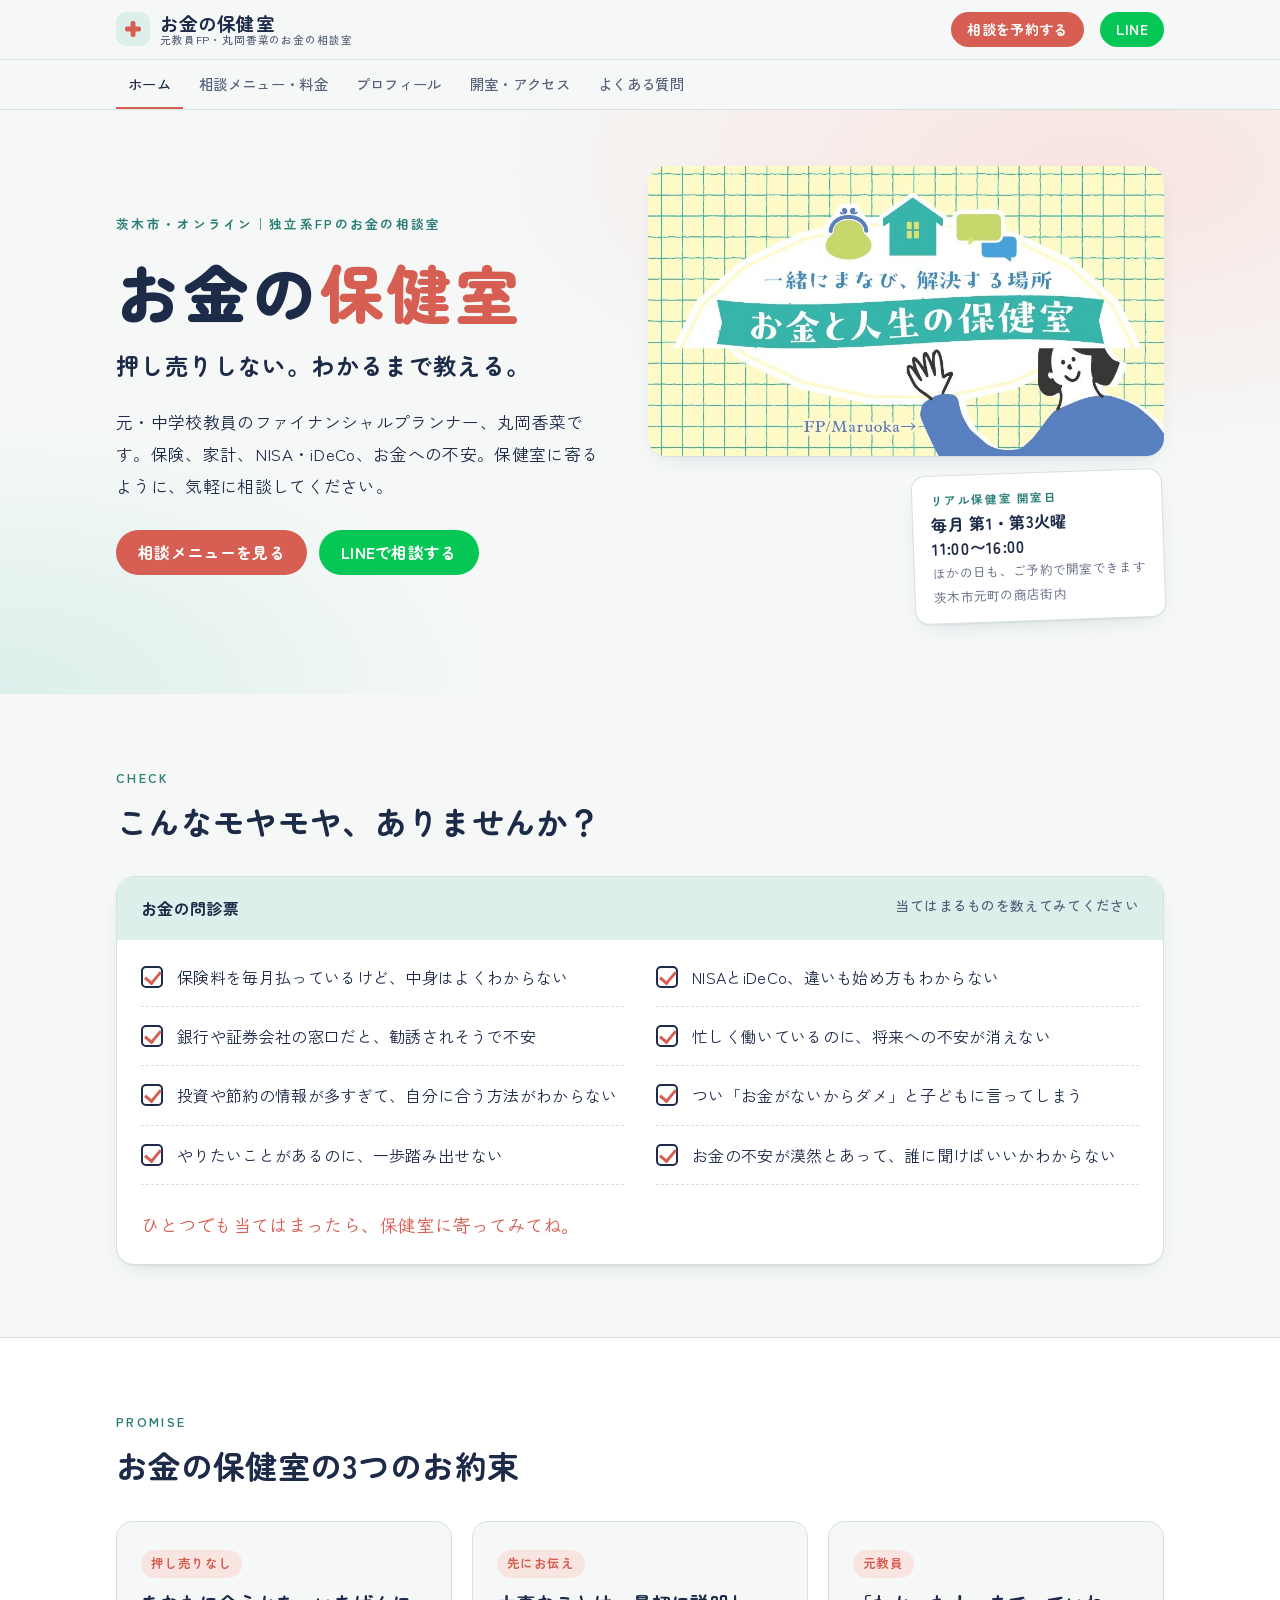
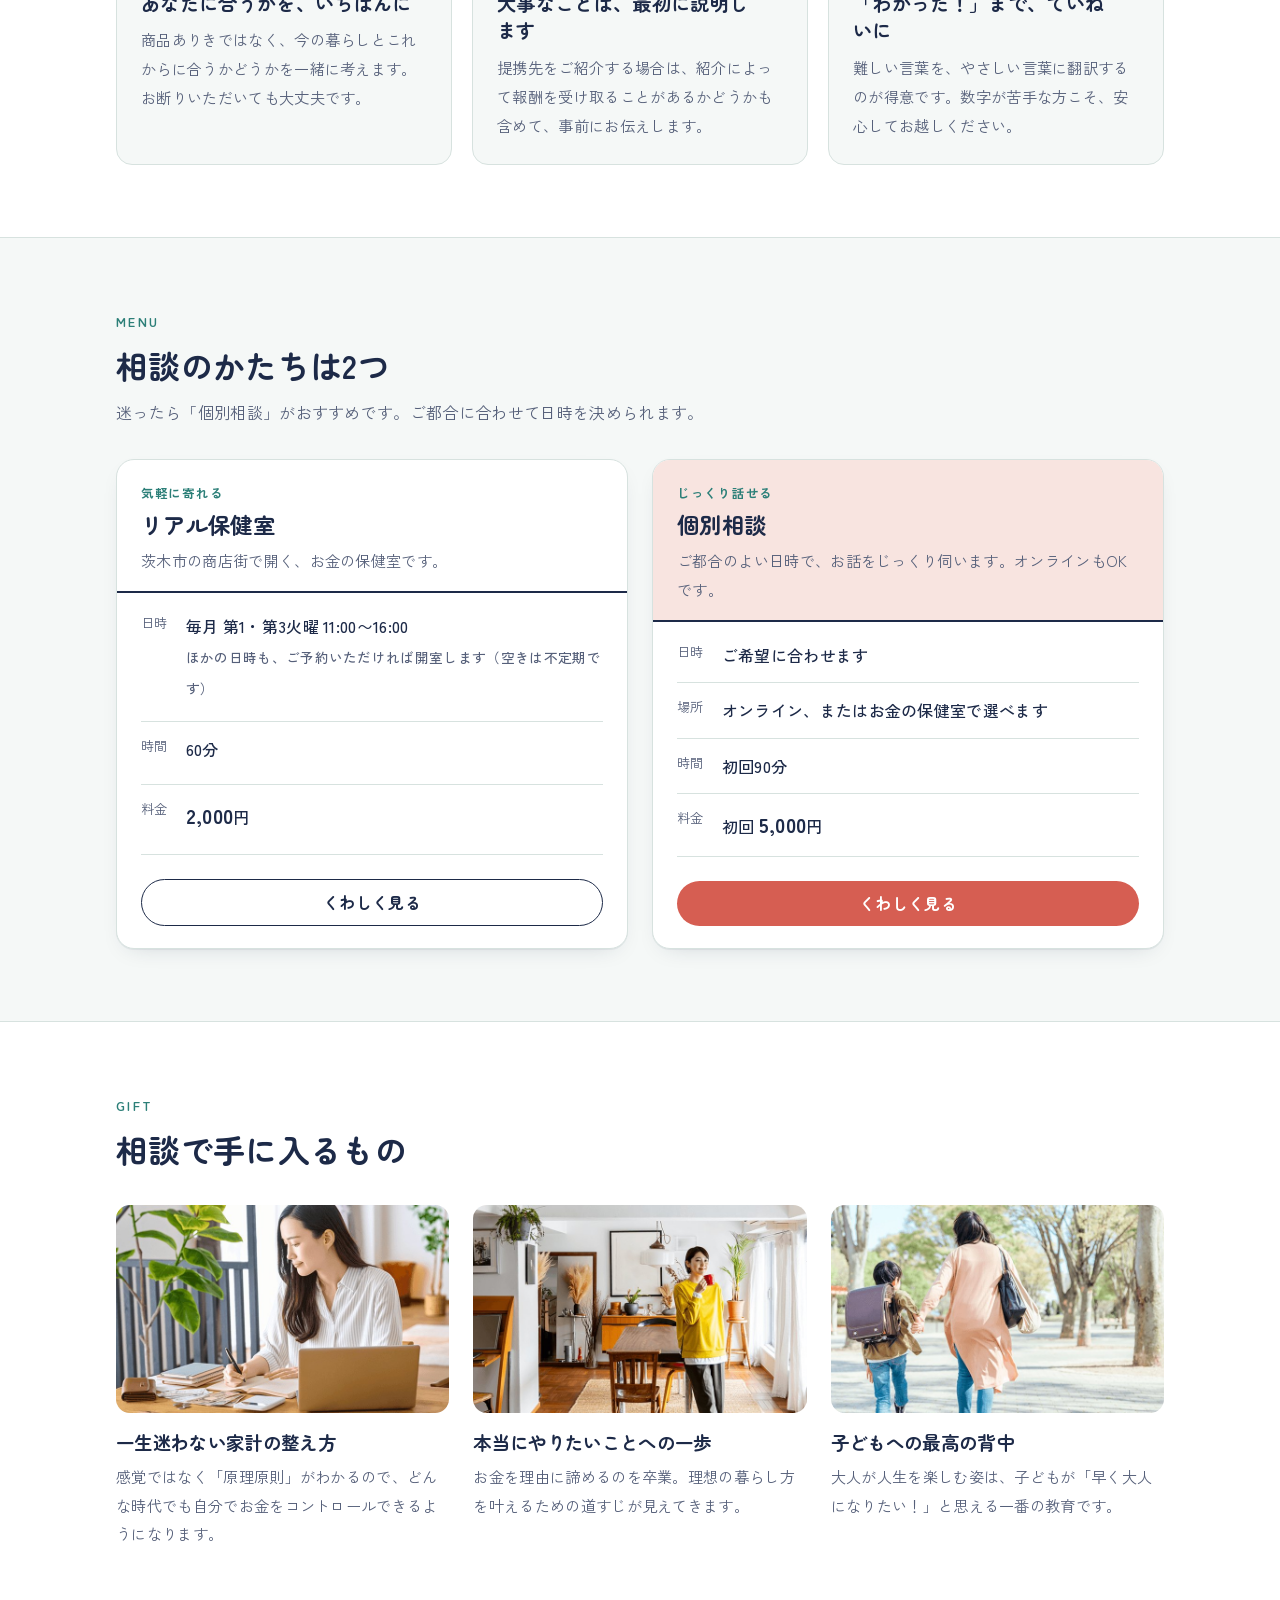
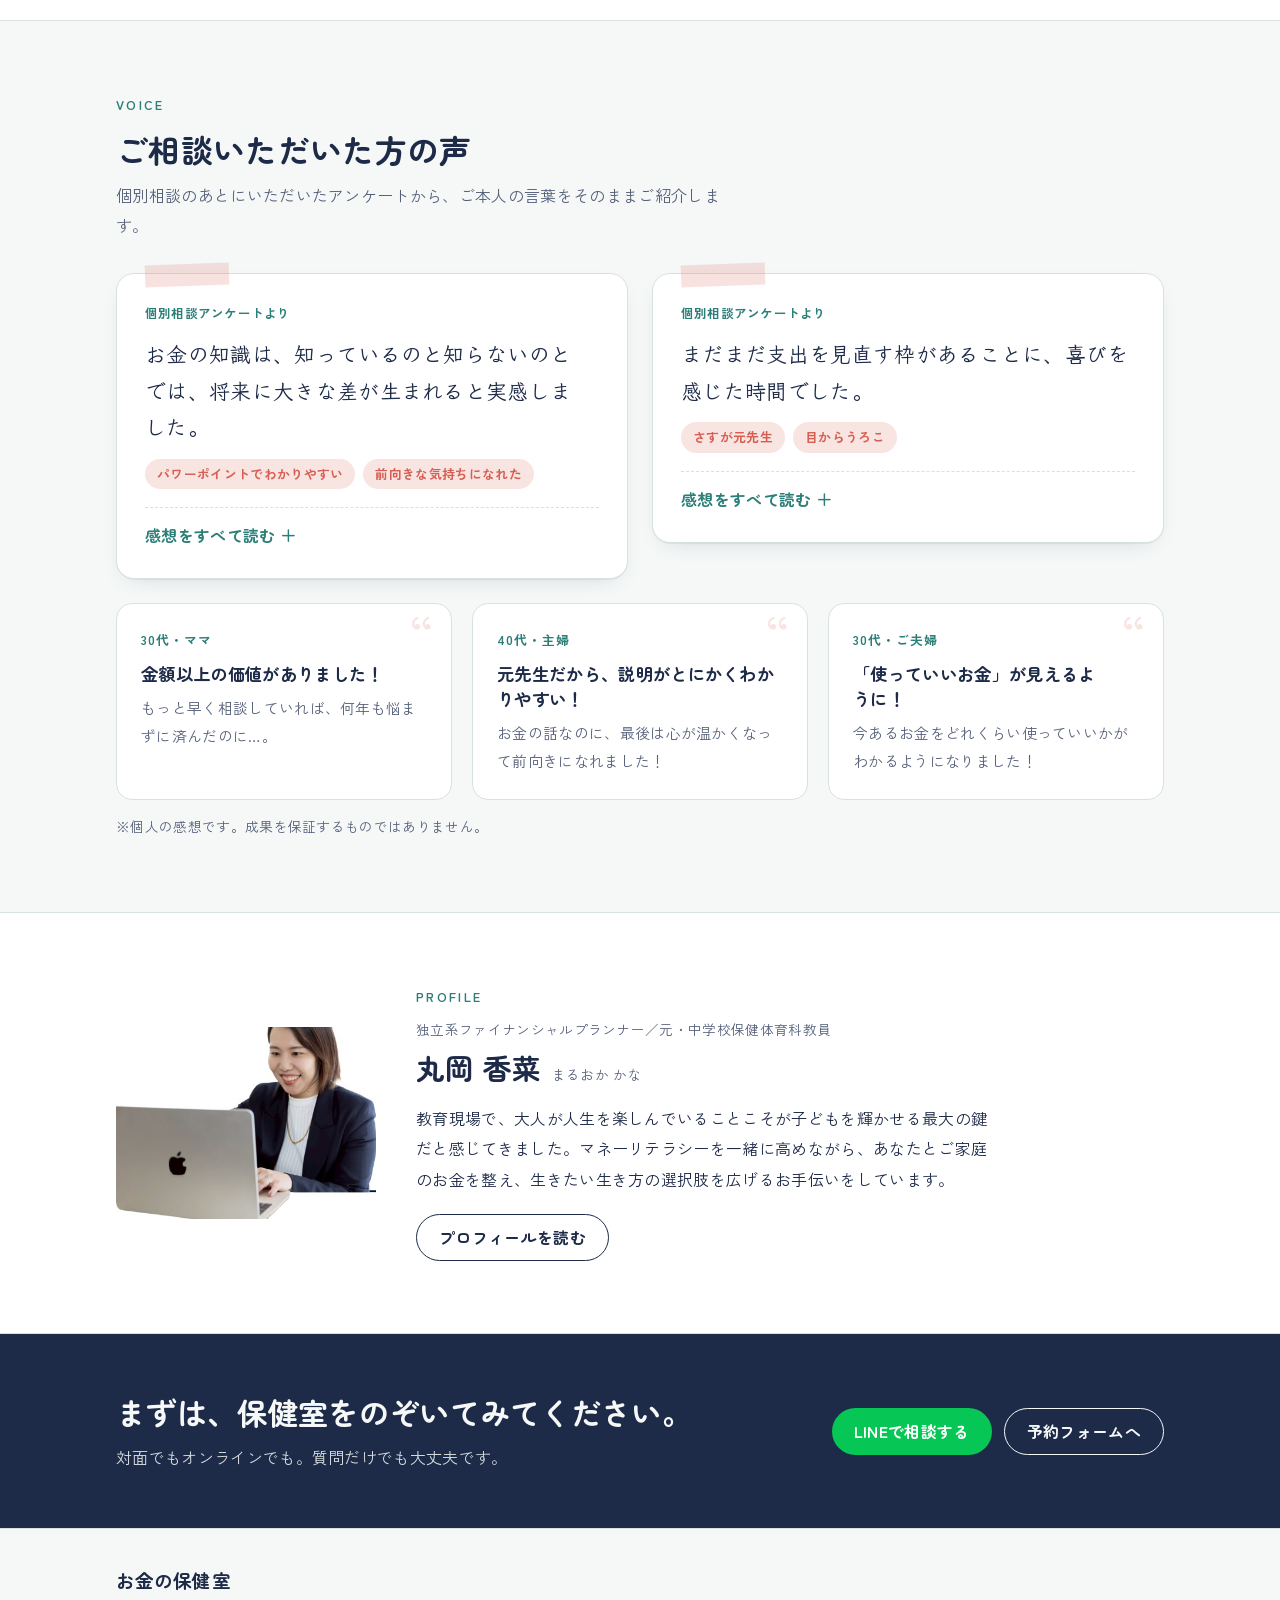
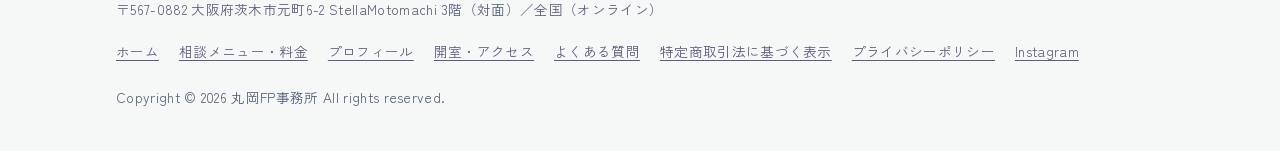
<file: index.html>
<!DOCTYPE html>
<html lang="ja">
<head>
<meta charset="utf-8">
<!-- Google tag (gtag.js) -->
<script async src="https://www.googletagmanager.com/gtag/js?id=G-31RWBDVB0P"></script>
<script>
  window.dataLayer = window.dataLayer || [];
  function gtag(){dataLayer.push(arguments);}
  gtag('js', new Date());
  gtag('config', 'G-31RWBDVB0P');
</script>
<meta name="viewport" content="width=device-width, initial-scale=1, viewport-fit=cover">
<meta name="claude:viewport-fit-sides" content="cover">
<title>お金の保健室｜茨木市・オンラインのお金の相談室</title>
<meta name="description" content="元教員のFP・丸岡香菜の「お金の保健室」。保険の見直し、家計の整え方、NISA・iDeCo、お金の不安まで。大阪府茨木市での対面相談と、全国からのオンライン相談に対応しています。">
<meta property="og:title" content="お金の保健室｜茨木市・オンラインのお金の相談室">
<meta property="og:description" content="元教員のFP・丸岡香菜の「お金の保健室」。保険の見直し、家計の整え方、NISA・iDeCo、お金の不安まで。大阪府茨木市での対面相談と、全国からのオンライン相談に対応しています。">
<meta property="og:type" content="website">
<meta property="og:image" content="https://okaneno-hokenshitsu.jp/img/kana-hero.jpg">
<link rel="canonical" href="https://okaneno-hokenshitsu.jp/">
<script type="application/ld+json">
{"@context":"https://schema.org","@type":"FinancialService","name":"お金の保健室","alternateName":"丸岡FP事務所","url":"https://okaneno-hokenshitsu.jp/","image":"https://okaneno-hokenshitsu.jp/img/hero-card.jpg","description":"元教員のファイナンシャルプランナー・丸岡香菜によるお金の相談室。保険の見直し、家計の整え方、NISA・iDeCo、お金の不安のご相談に、対面とオンラインで対応しています。","address":{"@type":"PostalAddress","postalCode":"567-0882","addressRegion":"大阪府","addressLocality":"茨木市","streetAddress":"元町6-2 StellaMotomachi 3階","addressCountry":"JP"},"areaServed":[{"@type":"City","name":"茨木市"},{"@type":"Country","name":"日本"}],"founder":{"@type":"Person","name":"丸岡香菜","jobTitle":"ファイナンシャルプランナー","hasCredential":"2級ファイナンシャル・プランニング技能士"},"openingHoursSpecification":[{"@type":"OpeningHoursSpecification","dayOfWeek":"Tuesday","opens":"11:00","closes":"16:00","description":"毎月第1・第3火曜（そのほかの日はご予約で開室）"}],"sameAs":["https://www.instagram.com/kanatsu79/"]}
</script>
<link rel="preconnect" href="https://fonts.googleapis.com">
<link rel="preconnect" href="https://fonts.gstatic.com" crossorigin>
<link href="https://fonts.googleapis.com/css2?family=Klee+One:wght@600&family=Zen+Kaku+Gothic+New:wght@400;500;700&family=Zen+Maru+Gothic:wght@500;700;900&display=swap" rel="stylesheet">
<style>
/* レイアウト：保健室の掲示板。本文は左、掲示カードは右。罫線と先生の手書きメモで「教室の気配」を出す */
:root{
  --paper:#f5f8f7;      /* ミントを少し含んだ白 */
  --card:#ffffff;
  --ink:#1d2a48;        /* LPのネイビー */
  --ink-soft:#56607a;
  --rule:#d7e2df;
  --mint:#dcefeb;       /* 保健室のカーテン */
  --mint-deep:#2c7f78;
  --blush:#f8e4e0;      /* LPのピンク */
  --coral:#d65e52;      /* 強調・予約 */
  --coral-ink:#ffffff;
  --line-green:#06c755;
  --tape:rgba(214,94,82,.18);
  --shadow:0 1px 0 rgba(29,42,72,.06),0 8px 24px -14px rgba(29,42,72,.25);
  --f-display:"Zen Maru Gothic","Hiragino Maru Gothic ProN","Hiragino Sans",sans-serif;
  --f-body:"Zen Kaku Gothic New","Hiragino Sans","Yu Gothic",sans-serif;
  --f-hand:"Klee One","Zen Kaku Gothic New",cursive;
  --w:1080px;
}
@media (prefers-color-scheme: dark){:root:not([data-theme="light"]){
  --paper:#111821;--card:#18212c;--ink:#e8edf3;--ink-soft:#a6b0c0;--rule:#2a3644;
  --mint:#173033;--mint-deep:#7fd0c7;--blush:#2b1f22;--coral:#f0877b;--coral-ink:#1a0f0d;
  --tape:rgba(240,135,123,.22);--shadow:0 1px 0 rgba(0,0,0,.3),0 10px 28px -16px rgba(0,0,0,.6);color-scheme:dark}}
:root[data-theme="dark"]{
  --paper:#111821;--card:#18212c;--ink:#e8edf3;--ink-soft:#a6b0c0;--rule:#2a3644;
  --mint:#173033;--mint-deep:#7fd0c7;--blush:#2b1f22;--coral:#f0877b;--coral-ink:#1a0f0d;
  --tape:rgba(240,135,123,.22);--shadow:0 1px 0 rgba(0,0,0,.3),0 10px 28px -16px rgba(0,0,0,.6);color-scheme:dark}

*{box-sizing:border-box}
html{-webkit-text-size-adjust:100%}
body{margin:0;background:var(--paper);color:var(--ink);font-family:var(--f-body);font-size:16px;line-height:1.9;letter-spacing:.02em}
img{max-width:100%;height:auto;display:block}
a{color:var(--mint-deep);text-underline-offset:3px}
a:focus-visible,button:focus-visible{outline:3px solid var(--coral);outline-offset:3px;border-radius:6px}
.wrap{max-width:var(--w);margin:0 auto;padding-left:max(16px,env(safe-area-inset-left,0px));padding-right:max(16px,env(safe-area-inset-right,0px))}
h1,h2,h3{font-family:var(--f-display);line-height:1.45;text-wrap:balance;margin:0;font-weight:700}
h3{text-wrap:pretty;line-break:strict}
p{margin:0}
.hand{font-family:var(--f-hand);font-weight:600}
.eyebrow{font-family:var(--f-display);font-size:.8rem;letter-spacing:.18em;color:var(--mint-deep);font-weight:700}

/* header */
body::before{content:"";position:fixed;inset:0 0 auto;height:env(safe-area-inset-top,0px);z-index:30;background:var(--paper)}
.site-head{position:sticky;top:env(safe-area-inset-top,0px);z-index:20;background:color-mix(in srgb,var(--paper) 92%,transparent);backdrop-filter:blur(8px);border-bottom:1px solid var(--rule)}
.head-row{display:flex;align-items:center;gap:16px;padding-block:12px}
.logo{display:flex;align-items:center;gap:10px;text-decoration:none;color:var(--ink);margin-right:auto}
.logo-mark{width:34px;height:34px;border-radius:10px;background:var(--mint);display:grid;place-items:center;flex:none}
.logo-mark svg{width:18px;height:18px}
.logo-text{font-family:var(--f-display);font-weight:700;font-size:1.15rem;letter-spacing:.06em;line-height:1.2}
.logo-text small{display:block;font-family:var(--f-body);font-weight:500;font-size:.66rem;letter-spacing:.08em;color:var(--ink-soft)}
.btn{display:inline-flex;align-items:center;justify-content:center;gap:8px;font-family:var(--f-display);font-weight:700;text-decoration:none;border-radius:999px;padding:12px 22px;line-height:1.3;transition:transform .15s ease,box-shadow .15s ease}
.btn:hover{transform:translateY(-1px)}
.btn-coral{background:var(--coral);color:var(--coral-ink)}
.btn-line{background:var(--line-green);color:#fff}
.btn-ghost{background:transparent;color:var(--ink);border:1.5px solid var(--ink)}
.btn-sm{padding:8px 16px;font-size:.88rem}
.nav{border-top:1px solid var(--rule)}
.nav ul{list-style:none;margin:0;padding:0;display:flex;gap:4px;overflow-x:auto;scrollbar-width:none}
.nav ul::-webkit-scrollbar{display:none}
.nav a{display:block;white-space:nowrap;padding:10px 12px;font-size:.9rem;font-weight:500;color:var(--ink-soft);text-decoration:none;border-bottom:2px solid transparent}
.nav a[aria-current="page"]{color:var(--ink);border-bottom-color:var(--coral)}
.nav a:hover{color:var(--ink)}

/* page title (sub pages) */
.page-title{padding-block:48px 32px;border-bottom:1px solid var(--rule);background:linear-gradient(180deg,var(--mint) 0%,var(--paper) 100%)}
.page-title h1{font-size:clamp(1.7rem,4.5vw,2.4rem);margin-top:6px}
.page-title p{margin-top:12px;color:var(--ink-soft);max-width:40em}

section{padding-block:72px}
.sec-head{display:grid;gap:8px;margin-bottom:32px}
.sec-head h2{font-size:clamp(1.45rem,3.6vw,2rem)}
.sec-head p{color:var(--ink-soft);max-width:38em}
.alt{background:var(--card);border-block:1px solid var(--rule)}

/* hero */
.hero{padding-block:56px 72px;background:
  radial-gradient(900px 420px at 85% 10%,var(--blush),transparent 70%),
  radial-gradient(700px 380px at 0% 100%,var(--mint),transparent 70%)}
.hero-grid{display:grid;grid-template-columns:1fr 1.05fr;gap:40px;align-items:center}
.hero-card{margin:0;min-width:0}
.hero-card>img{width:100%;border-radius:18px;box-shadow:var(--shadow)}
.hero-card .open-card{margin:16px 0 0 auto}
.hero-copy{min-width:0}
.hero h1{font-size:clamp(2.4rem,7vw,4rem);font-weight:900;line-height:1.25;margin-top:14px;letter-spacing:.06em}
.hero .tagline{font-family:var(--f-display);font-weight:700;font-size:clamp(1.15rem,2.6vw,1.45rem);margin-top:12px;letter-spacing:.06em}
.hero h1 em{font-style:normal;color:var(--coral)}
.hero .lead{margin-top:20px;font-size:1.05rem;max-width:30em}
.hero .cta{display:flex;flex-wrap:wrap;gap:12px;margin-top:28px}
.hero-photo{position:relative;justify-self:center;width:min(230px,100%);margin:0}
.hero-photo .frame{background:var(--card);padding:10px 10px 44px;box-shadow:var(--shadow);transform:rotate(1.6deg);border-radius:4px}
.hero-photo .frame img{width:100%;aspect-ratio:4/5;object-fit:cover;object-position:50% 20%;border-radius:2px}
.hero-photo .frame figcaption{position:absolute;left:0;right:0;bottom:12px;text-align:center;font-family:var(--f-hand);font-weight:600;font-size:.95rem;color:var(--ink-soft)}
.hero-photo .frame::before{content:"";position:absolute;top:-12px;left:50%;width:96px;height:26px;transform:translateX(-50%) rotate(-3deg);background:var(--tape)}
.open-card{position:relative;margin:14px 0 0 -40px;width:max-content;max-width:calc(100% + 40px);background:var(--card);border:1px solid var(--rule);border-radius:14px;padding:14px 18px;box-shadow:var(--shadow);min-width:210px;transform:rotate(-2deg)}
.open-card .k{font-size:.72rem;letter-spacing:.14em;color:var(--mint-deep);font-weight:700}
.open-card .v{font-family:var(--f-display);font-weight:700;font-size:1.02rem;line-height:1.5}
.open-card .s{font-size:.8rem;color:var(--ink-soft)}

/* 問診票 */
.monshin{background:var(--card);border:1px solid var(--rule);border-radius:18px;box-shadow:var(--shadow);overflow:hidden}
.monshin-head{display:flex;flex-wrap:wrap;justify-content:space-between;gap:8px 24px;padding:16px 24px;background:var(--mint);font-family:var(--f-display);font-weight:700}
.monshin-head span{font-size:.85rem;color:var(--ink-soft);font-weight:500;font-family:var(--f-body)}
.monshin ul{list-style:none;margin:0;padding:8px 24px 4px;display:grid;grid-template-columns:repeat(2,minmax(0,1fr));column-gap:32px}
.monshin li{display:flex;gap:14px;align-items:flex-start;padding-block:14px;border-bottom:1px dashed var(--rule)}
.box{flex:none;width:22px;height:22px;margin-top:4px;border:2px solid var(--ink);border-radius:5px;position:relative}
.box::after{content:"";position:absolute;left:5px;top:0;width:7px;height:13px;border:solid var(--coral);border-width:0 3px 3px 0;transform:rotate(40deg)}
.monshin .note{padding:18px 24px 22px;font-size:1.15rem;color:var(--coral)}

/* promises */
.promises{display:grid;grid-template-columns:repeat(3,minmax(0,1fr));gap:20px}
.promise{background:var(--paper);border:1px solid var(--rule);border-radius:16px;padding:24px}
.promise .tag{display:inline-block;font-family:var(--f-display);font-weight:700;font-size:.78rem;letter-spacing:.12em;padding:2px 10px;border-radius:999px;background:var(--blush);color:var(--coral)}
.promise h3{font-size:1.2rem;margin-top:12px}
.promise p{margin-top:8px;font-size:.95rem;color:var(--ink-soft)}

/* 来室カード (menu) */
.menus{display:grid;grid-template-columns:repeat(2,minmax(0,1fr));gap:24px}
.menu{background:var(--card);border:1px solid var(--rule);border-radius:18px;box-shadow:var(--shadow);display:flex;flex-direction:column;overflow:hidden}
.menu-top{padding:22px 24px 16px;border-bottom:2px solid var(--ink)}
.menu-top .kind{font-size:.78rem;letter-spacing:.14em;font-weight:700;color:var(--mint-deep)}
.menu-top h3{font-size:1.4rem;margin-top:2px}
.menu-top p{margin-top:6px;font-size:.95rem;color:var(--ink-soft)}
.menu dl{margin:0;padding:6px 24px;display:grid;grid-template-columns:auto 1fr;flex:1}
.menu dt,.menu dd{padding-block:12px;border-bottom:1px solid var(--rule);margin:0}
.menu dt{font-size:.82rem;color:var(--ink-soft);padding-right:18px;white-space:nowrap}
.menu dd{font-weight:500}
.menu dd b{font-family:var(--f-display);font-size:1.25rem;font-variant-numeric:tabular-nums}
.menu .menu-cta{padding:18px 24px 22px}
.menu .menu-cta .btn{width:100%}
.menu.feature .menu-top{background:var(--blush)}
.price-note{margin-top:18px;font-size:.88rem;color:var(--ink-soft)}

/* gifts */
.gifts{display:grid;grid-template-columns:repeat(3,minmax(0,1fr));gap:24px}
.gift{min-width:0}
.gift img{width:100%;aspect-ratio:16/10;object-fit:cover;border-radius:14px}
.gift h3{font-size:1.15rem;margin-top:16px}
.gift p{margin-top:6px;font-size:.95rem;color:var(--ink-soft)}

/* voices */
.voices{display:grid;grid-template-columns:repeat(3,minmax(0,1fr));gap:20px}
.voice{background:var(--card);border:1px solid var(--rule);border-radius:16px;padding:24px;position:relative}
.voice .who{font-size:.8rem;font-weight:700;color:var(--mint-deep);letter-spacing:.08em}
.voice h3{font-size:1.08rem;margin-top:8px}
.voice p{margin-top:8px;font-size:.93rem;color:var(--ink-soft)}
.voice::before{content:"“";position:absolute;right:18px;top:2px;font-family:var(--f-display);font-size:3.4rem;line-height:1;color:var(--blush)}

/* featured voices */
.voice-features{display:grid;grid-template-columns:repeat(2,minmax(0,1fr));gap:24px;align-items:start}
.vf{background:var(--card);border:1px solid var(--rule);border-radius:18px;padding:28px;box-shadow:var(--shadow);min-width:0;position:relative}
.vf::before{content:"";position:absolute;top:-10px;left:28px;width:84px;height:22px;background:var(--tape);transform:rotate(-2deg)}
.vf-label{font-size:.78rem;font-weight:700;letter-spacing:.1em;color:var(--mint-deep)}
.vf-quote{font-family:var(--f-hand);font-weight:600;font-size:1.3rem;line-height:1.75;margin-top:10px}
.vf-tags{list-style:none;padding:0;margin:14px 0 0;display:flex;flex-wrap:wrap;gap:8px}
.vf-tags li{font-size:.8rem;font-weight:700;padding:3px 12px;border-radius:999px;background:var(--blush);color:var(--coral)}
.vf details{margin-top:18px;border-top:1px dashed var(--rule);padding-top:12px}
.vf summary{cursor:pointer;font-family:var(--f-display);font-weight:700;color:var(--mint-deep);list-style:none}
.vf summary::-webkit-details-marker{display:none}
.vf summary::after{content:" ＋"}
.vf details[open] summary::after{content:" －"}
.vf-qa{margin:12px 0 0}
.vf-qa dt{font-weight:700;font-size:.9rem;margin-top:14px}
.vf-qa dt::before{content:"Q. ";color:var(--coral)}
.vf-qa dd{margin:4px 0 0;font-size:.93rem;color:var(--ink-soft)}
/* profile teaser / profile page */
.prof{display:grid;grid-template-columns:260px 1fr;gap:40px;align-items:center}
.prof img{border-radius:16px;width:100%;height:auto}
.prof .role{font-size:.85rem;color:var(--ink-soft)}
.prof h2,.prof h3.name{font-size:1.8rem;margin-top:4px}
.prof .ruby{font-size:.85rem;color:var(--ink-soft);margin-left:10px;font-family:var(--f-body);font-weight:400}
.prof p.body{margin-top:14px;max-width:36em}
.prof .more{margin-top:20px}

.story{display:grid;grid-template-columns:1fr 200px;gap:48px;align-items:start}
.story-text{min-width:0;display:grid;gap:18px;max-width:38em}
.story-text h2{font-size:1.6rem}
.story img{border-radius:16px;width:100%;height:auto}
.pullquote{font-family:var(--f-hand);font-weight:600;font-size:1.3rem;line-height:1.8;color:var(--coral);border-left:3px solid var(--coral);padding-left:18px}
.facts{display:grid;grid-template-columns:auto 1fr;gap:0;border-top:1px solid var(--rule);max-width:44em}
.facts dt,.facts dd{margin:0;padding-block:14px;border-bottom:1px solid var(--rule)}
.facts dt{font-size:.85rem;color:var(--ink-soft);padding-right:24px;white-space:nowrap}

/* flow (時間割) */
.timetable{border:2px solid var(--ink);border-radius:16px;overflow:hidden;background:var(--card)}
.tt-row{display:grid;grid-template-columns:120px 1fr;border-bottom:1px solid var(--rule)}
.tt-row:last-child{border-bottom:none}
.tt-row .period{background:var(--mint);display:grid;place-items:center;text-align:center;font-family:var(--f-display);font-weight:700;padding:16px 8px;line-height:1.35}
.tt-row .period small{display:block;font-size:.72rem;font-family:var(--f-body);color:var(--ink-soft);font-weight:500;letter-spacing:.1em}
.tt-row .subject{padding:18px 22px;min-width:0}
.tt-row .subject h3{font-size:1.1rem}
.tt-row .subject p{font-size:.93rem;color:var(--ink-soft);margin-top:4px}

.themes{display:flex;flex-wrap:wrap;gap:10px}
.themes li{list-style:none;background:var(--card);border:1px solid var(--rule);border-radius:999px;padding:8px 16px;font-weight:500;font-size:.95rem}
.themes{padding:0;margin:0}

.info-grid{display:grid;grid-template-columns:repeat(2,minmax(0,1fr));gap:24px}
.info{background:var(--card);border:1px solid var(--rule);border-radius:16px;padding:24px}
.info h3{font-size:1.1rem}
.info p,.info li{font-size:.95rem;color:var(--ink-soft)}
.info p{margin-top:8px}
.info ul{margin:8px 0 0;padding-left:1.2em}

/* access */
.access{display:grid;grid-template-columns:1.1fr .9fr;gap:32px;align-items:start}
.map-card{background:var(--card);border:1px solid var(--rule);border-radius:18px;overflow:hidden;box-shadow:var(--shadow)}
.map-art{aspect-ratio:16/10;background:
  linear-gradient(var(--rule) 1px,transparent 1px) 0 0/40px 40px,
  linear-gradient(90deg,var(--rule) 1px,transparent 1px) 0 0/40px 40px,var(--mint);position:relative}
.map-art .pin{position:absolute;left:52%;top:42%;width:34px;height:34px;border-radius:50% 50% 50% 0;background:var(--coral);transform:translate(-50%,-50%) rotate(-45deg);box-shadow:var(--shadow)}
.map-art .pin::after{content:"";position:absolute;inset:10px;border-radius:50%;background:var(--card)}
.map-art .lbl{position:absolute;left:52%;top:42%;transform:translate(24px,-8px);background:var(--card);border:1px solid var(--rule);border-radius:8px;padding:2px 10px;font-family:var(--f-display);font-weight:700;font-size:.9rem;white-space:nowrap}
.map-art .rail{position:absolute;right:12%;top:0;bottom:0;width:6px;background:repeating-linear-gradient(var(--ink-soft) 0 10px,transparent 10px 20px);opacity:.5}
.map-art .rail-lbl{position:absolute;right:calc(12% + 14px);bottom:12px;font-size:.78rem;color:var(--ink-soft)}
.map-body{padding:20px 24px}
.schedule{width:100%;border-collapse:collapse;font-variant-numeric:tabular-nums}
.schedule th,.schedule td{border:1px solid var(--rule);padding:10px 8px;text-align:center;font-size:.92rem}
.schedule th{background:var(--mint);font-family:var(--f-display);font-weight:700}
.schedule td.on{background:var(--blush);font-weight:700;color:var(--coral)}
.schedule td.rsv{background:var(--mint);color:var(--mint-deep);font-size:.74rem;font-weight:500;padding:10px 4px}
.schedule th,.schedule td{white-space:nowrap}
.legend{display:flex;flex-wrap:wrap;gap:8px 18px;margin-top:12px;font-size:.88rem}
.legend span{display:inline-flex;align-items:center;gap:8px}
.legend i{width:16px;height:16px;border-radius:4px;display:inline-block;border:1px solid var(--rule)}
.legend .l-on{background:var(--blush)}.legend .l-rsv{background:var(--mint)}
.table-scroll{overflow-x:auto}

/* faq */
.faq{display:grid;gap:12px;max-width:52em}
.faq details{background:var(--card);border:1px solid var(--rule);border-radius:14px;padding:0 22px}
.faq summary{cursor:pointer;list-style:none;padding:18px 28px 18px 0;font-family:var(--f-display);font-weight:700;position:relative}
.faq summary::-webkit-details-marker{display:none}
.faq summary::before{content:"Q.";color:var(--coral);margin-right:10px}
.faq summary::after{content:"＋";position:absolute;right:0;top:18px;color:var(--ink-soft)}
.faq details[open] summary::after{content:"－"}
.faq .a{padding:0 0 20px;color:var(--ink-soft);font-size:.96rem}
.faq .a p+p{margin-top:8px}

/* CTA band */
.cta-band{background:var(--ink);color:var(--paper);padding-block:0}
.cta-band .wrap{padding-block:56px;display:grid;grid-template-columns:1fr auto;gap:24px;align-items:center}
.cta-band h2{font-size:clamp(1.4rem,3.4vw,1.9rem)}
.cta-band p{margin-top:8px;opacity:.85}
.cta-band .cta{display:flex;flex-wrap:wrap;gap:12px}
.cta-band .btn-ghost{color:var(--paper);border-color:var(--paper)}
:root[data-theme="dark"] .cta-band{background:#0b1118}
@media (prefers-color-scheme: dark){:root:not([data-theme="light"]) .cta-band{background:#0b1118}}

/* footer */
.site-foot{padding-block:40px;font-size:.85rem;color:var(--ink-soft);border-top:1px solid var(--rule)}
.foot-grid{display:flex;flex-wrap:wrap;gap:16px 40px;justify-content:space-between}
.foot-links{display:flex;flex-wrap:wrap;gap:8px 20px;list-style:none;margin:0;padding:0}
.foot-links a{color:var(--ink-soft)}
.small{font-size:.85rem;color:var(--ink-soft)}

@media (max-width:860px){
  .hero-grid,.prof,.story,.access,.cta-band .wrap{grid-template-columns:1fr}
  .hero-photo{margin-top:12px;margin-bottom:28px}
  .hero-card .open-card{margin:14px auto 0}
  .promises,.gifts,.voices,.voice-features{grid-template-columns:1fr}
  .menus,.info-grid{grid-template-columns:1fr}
  .monshin ul{grid-template-columns:1fr}
  .prof{gap:24px}.prof img{max-width:260px}
  .story img{max-width:180px}
  section{padding-block:56px}
  .head-row .btn-coral{display:none}
}
@media (max-width:480px){
  .tt-row{grid-template-columns:84px 1fr}
  .tt-row .subject{padding:14px 16px}
  .hero .cta .btn{flex:1 1 100%}
}
@media (prefers-reduced-motion:reduce){*{transition:none!important}}
</style>
</head>
<body>
<header class="site-head">
  <div class="wrap head-row">
    <a class="logo" href="index.html"><span class="logo-mark"><svg viewBox="0 0 18 18" aria-hidden="true"><rect x="6.5" y="1" width="5" height="16" rx="2" fill="var(--coral)"/><rect x="1" y="6.5" width="16" height="5" rx="2" fill="var(--coral)"/></svg></span><span class="logo-text">お金の保健室<small>元教員FP・丸岡香菜のお金の相談室</small></span></a>
    <a class="btn btn-coral btn-sm" href="https://maruchan-png.github.io/okane-hokenshitsu/#consult">相談を予約する</a>
    <a class="btn btn-line btn-sm" href="https://lin.ee/xOj835W">LINE</a>
  </div>
  <nav class="nav" aria-label="サイト内メニュー"><div class="wrap"><ul><li><a href="index.html" aria-current="page">ホーム</a></li><li><a href="service.html">相談メニュー・料金</a></li><li><a href="profile.html">プロフィール</a></li><li><a href="access.html">開室・アクセス</a></li><li><a href="faq.html">よくある質問</a></li></ul></div></nav>
</header>
<main>

<section class="hero">
  <div class="wrap hero-grid">
    <div class="hero-copy">
      <div class="eyebrow">茨木市・オンライン｜独立系FPのお金の相談室</div>
      <h1>お金の<em>保健室</em></h1>
      <p class="tagline">押し売りしない。わかるまで教える。</p>
      <p class="lead">元・中学校教員のファイナンシャルプランナー、丸岡香菜です。保険、家計、NISA・iDeCo、お金への不安。保健室に寄るように、気軽に相談してください。</p>
      <div class="cta">
        <a class="btn btn-coral" href="service.html">相談メニューを見る</a>
        <a class="btn btn-line" href="https://lin.ee/xOj835W">LINEで相談する</a>
      </div>
    </div>
    <figure class="hero-card">
      <img src="img/hero-card.jpg" alt="一緒にまなび、解決する場所。お金の保健室のイラスト" width="940" height="528">
      <div class="open-card" aria-label="開室日">
        <div class="k">リアル保健室 開室日</div>
        <div class="v">毎月 第1・第3火曜<br>11:00〜16:00</div>
        <div class="s">ほかの日も、ご予約で開室できます</div>
        <div class="s">茨木市元町の商店街内</div>
      </div>
    </figure>
  </div>
</section>

<section>
  <div class="wrap">
    <div class="sec-head"><div class="eyebrow">CHECK</div><h2>こんなモヤモヤ、ありませんか？</h2></div>
    <div class="monshin">
      <div class="monshin-head">お金の問診票<span>当てはまるものを数えてみてください</span></div>
      <ul>
        <li><span class="box" aria-hidden="true"></span>保険料を毎月払っているけど、中身はよくわからない</li>
        <li><span class="box" aria-hidden="true"></span>NISAとiDeCo、違いも始め方もわからない</li>
        <li><span class="box" aria-hidden="true"></span>銀行や証券会社の窓口だと、勧誘されそうで不安</li>
        <li><span class="box" aria-hidden="true"></span>忙しく働いているのに、将来への不安が消えない</li>
        <li><span class="box" aria-hidden="true"></span>投資や節約の情報が多すぎて、自分に合う方法がわからない</li>
        <li><span class="box" aria-hidden="true"></span>つい「お金がないからダメ」と子どもに言ってしまう</li>
        <li><span class="box" aria-hidden="true"></span>やりたいことがあるのに、一歩踏み出せない</li>
        <li><span class="box" aria-hidden="true"></span>お金の不安が漠然とあって、誰に聞けばいいかわからない</li>
      </ul>
      <p class="note hand">ひとつでも当てはまったら、保健室に寄ってみてね。</p>
    </div>
  </div>
</section>

<section class="alt">
  <div class="wrap">
    <div class="sec-head"><div class="eyebrow">PROMISE</div><h2>お金の保健室の3つのお約束</h2></div>
    <div class="promises">
      <div class="promise"><span class="tag">押し売りなし</span><h3>あなたに合うかを、いちばんに</h3><p>商品ありきではなく、今の暮らしとこれからに合うかどうかを一緒に考えます。お断りいただいても大丈夫です。</p></div>
      <div class="promise"><span class="tag">先にお伝え</span><h3>大事なことは、最初に説明します</h3><p>提携先をご紹介する場合は、紹介によって報酬を受け取ることがあるかどうかも含めて、事前にお伝えします。</p></div>
      <div class="promise"><span class="tag">元教員</span><h3>「わかった！」まで、ていねいに</h3><p>難しい言葉を、やさしい言葉に翻訳するのが得意です。数字が苦手な方こそ、安心してお越しください。</p></div>
    </div>
  </div>
</section>

<section>
  <div class="wrap">
    <div class="sec-head"><div class="eyebrow">MENU</div><h2>相談のかたちは2つ</h2><p>迷ったら「個別相談」がおすすめです。ご都合に合わせて日時を決められます。</p></div>
    <div class="menus">
      <div class="menu">
        <div class="menu-top"><div class="kind">気軽に寄れる</div><h3>リアル保健室</h3><p>茨木市の商店街で開く、お金の保健室です。</p></div>
        <dl><dt>日時</dt><dd>毎月 第1・第3火曜 11:00〜16:00<br><span class="small">ほかの日時も、ご予約いただければ開室します（空きは不定期です）</span></dd><dt>時間</dt><dd>60分</dd><dt>料金</dt><dd><b>2,000</b>円</dd></dl>
        <div class="menu-cta"><a class="btn btn-ghost" href="service.html">くわしく見る</a></div>
      </div>
      <div class="menu feature">
        <div class="menu-top"><div class="kind">じっくり話せる</div><h3>個別相談</h3><p>ご都合のよい日時で、お話をじっくり伺います。オンラインもOKです。</p></div>
        <dl><dt>日時</dt><dd>ご希望に合わせます</dd><dt>場所</dt><dd>オンライン、またはお金の保健室で選べます</dd><dt>時間</dt><dd>初回90分</dd><dt>料金</dt><dd>初回 <b>5,000</b>円</dd></dl>
        <div class="menu-cta"><a class="btn btn-coral" href="service.html">くわしく見る</a></div>
      </div>
    </div>
  </div>
</section>

<section class="alt">
  <div class="wrap">
    <div class="sec-head"><div class="eyebrow">GIFT</div><h2>相談で手に入るもの</h2></div>
    <div class="gifts">
      <div class="gift"><img src="img/gift-kakei.jpg" alt="ノートとパソコンで家計を整える女性" loading="lazy" width="820" height="446"><h3>一生迷わない家計の整え方</h3><p>感覚ではなく「原理原則」がわかるので、どんな時代でも自分でお金をコントロールできるようになります。</p></div>
      <div class="gift"><img src="img/gift-ippo.jpg" alt="明るい部屋でくつろぐ女性" loading="lazy" width="820" height="446"><h3>本当にやりたいことへの一歩</h3><p>お金を理由に諦めるのを卒業。理想の暮らし方を叶えるための道すじが見えてきます。</p></div>
      <div class="gift"><img src="img/gift-senaka.jpg" alt="手をつないで歩く親子の後ろ姿" loading="lazy" width="820" height="446"><h3>子どもへの最高の背中</h3><p>大人が人生を楽しむ姿は、子どもが「早く大人になりたい！」と思える一番の教育です。</p></div>
    </div>
  </div>
</section>

<section>
  <div class="wrap">
    <div class="sec-head"><div class="eyebrow">VOICE</div><h2>ご相談いただいた方の声</h2><p>個別相談のあとにいただいたアンケートから、ご本人の言葉をそのままご紹介します。</p></div>
    <div class="voice-features">
      <article class="vf">
        <div class="vf-label">個別相談アンケートより</div>
        <h3 class="vf-quote">お金の知識は、知っているのと知らないのとでは、将来に大きな差が生まれると実感しました。</h3>
        <ul class="vf-tags"><li>パワーポイントでわかりやすい</li><li>前向きな気持ちになれた</li></ul>
        <details>
          <summary>感想をすべて読む</summary>
          <dl class="vf-qa">
            <dt>面談について</dt>
            <dd>パワーポイントを使って、一つひとつ分かりやすく説明してくださったので、難しい内容も理解しやすかったです。先行きが不透明な世の中ですが、自分たちの工夫や選択次第で、将来に向けてこれだけの資産を築くことができるのかと驚きました。お金に関する知識は、知っているのと知らないのとでは将来大きな差が生まれるのだと実感しました。</dd>
            <dt>丸岡香菜の印象</dt>
            <dd>とてもバイタリティに溢れていて、前向きでエネルギッシュな方だと感じました！お話を聞いているこちらまで前向きな気持ちになれました。</dd>
            <dt>どんな人が活用したらいいか</dt>
            <dd>資産を増やしたいと考えている方はもちろん、今のお金の使い方や貯め方がこのままでいいのかな？と漠然とした不安を感じている方にも、ぜひ活用してほしいと思いました。</dd>
            <dt>お金について相談できる人は必要？</dt>
            <dd>必要だと思います。お金に関する情報が溢れているからこそ、自分だけで判断するのは難しいことも多いと感じます。専門的な知識を持つ方に相談し、自分たちに合った選択肢を知ることが、将来への安心につながると思いました。</dd>
          </dl>
        </details>
      </article>
      <article class="vf">
        <div class="vf-label">個別相談アンケートより</div>
        <h3 class="vf-quote">まだまだ支出を見直す枠があることに、喜びを感じた時間でした。</h3>
        <ul class="vf-tags"><li>さすが元先生</li><li>目からうろこ</li></ul>
        <details>
          <summary>感想をすべて読む</summary>
          <dl class="vf-qa">
            <dt>面談してみていかがでしたか？</dt>
            <dd>改めて、来年に向けての目標額が見えて、支出の必要性を知ることができました。まだまだ支出を見直す枠があることの喜びを感じた時間でした。</dd>
            <dt>丸岡香菜の印象は？</dt>
            <dd>話しやすくて、安心感のある方。さすが元先生！と思うくらい頼れる、そして分かりやすい導きが素敵です。今日は学びの時間でした。</dd>
            <dt>どんな人が活用したらいいですか？</dt>
            <dd>まだまだ見えていない余分なものを違う視点で見てもらえるので、自分の思い込みブロックを外したい方、次に必要なお金の目標がある方は、ぜひ相談してみてください。家計の見直しをしていただけます。目からうろこでした。</dd>
            <dt>相談できる人は今後必要だと思いますか？</dt>
            <dd>必要だと思います。今ない中でも、どうやって余裕を持たせていけるのか、見直しをしてもらえる点で、良き相談者がいることで自分の考えだけではできなかったことが見えてくるので、その時々の目標に応じて相談できる人は必要だと思いました。</dd>
          </dl>
        </details>
      </article>
    </div>
    <div class="voices" style="margin-top:24px">
      <div class="voice"><div class="who">30代・ママ</div><h3>金額以上の価値がありました！</h3><p>もっと早く相談していれば、何年も悩まずに済んだのに…。</p></div>
      <div class="voice"><div class="who">40代・主婦</div><h3>元先生だから、説明がとにかくわかりやすい！</h3><p>お金の話なのに、最後は心が温かくなって前向きになれました！</p></div>
      <div class="voice"><div class="who">30代・ご夫婦</div><h3>「使っていいお金」が見えるように！</h3><p>今あるお金をどれくらい使っていいかがわかるようになりました！</p></div>
    </div>
    <p class="small" style="margin-top:14px">※個人の感想です。成果を保証するものではありません。</p>
  </div>
</section>

<section class="alt">
  <div class="wrap prof">
    <img src="img/kana-laptop.jpg" alt="パソコンで相談にのる丸岡香菜" width="442" height="325">
    <div>
      <div class="eyebrow">PROFILE</div>
      <p class="role" style="margin-top:8px">独立系ファイナンシャルプランナー／元・中学校保健体育科教員</p>
      <h2>丸岡 香菜<span class="ruby">まるおか かな</span></h2>
      <p class="body">教育現場で、大人が人生を楽しんでいることこそが子どもを輝かせる最大の鍵だと感じてきました。マネーリテラシーを一緒に高めながら、あなたとご家庭のお金を整え、生きたい生き方の選択肢を広げるお手伝いをしています。</p>
      <div class="more"><a class="btn btn-ghost" href="profile.html">プロフィールを読む</a></div>
    </div>
  </div>
</section>

</main>
<section class="cta-band" aria-label="ご予約・お問い合わせ">
  <div class="wrap">
    <div>
      <h2>まずは、保健室をのぞいてみてください。</h2>
      <p>対面でもオンラインでも。質問だけでも大丈夫です。</p>
    </div>
    <div class="cta">
      <a class="btn btn-line" href="https://lin.ee/xOj835W">LINEで相談する</a>
      <a class="btn btn-ghost" href="https://maruchan-png.github.io/okane-hokenshitsu/#consult">予約フォームへ</a>
    </div>
  </div>
</section>
<footer class="site-foot">
  <div class="wrap foot-grid">
    <div>
      <div class="logo-text" style="color:var(--ink)">お金の保健室</div>
      <p style="margin-top:6px">〒567-0882 大阪府茨木市元町6-2 StellaMotomachi 3階（対面）／全国（オンライン）</p>
    </div>
    <ul class="foot-links">
      <li><a href="index.html">ホーム</a></li><li><a href="service.html">相談メニュー・料金</a></li><li><a href="profile.html">プロフィール</a></li><li><a href="access.html">開室・アクセス</a></li><li><a href="faq.html">よくある質問</a></li>
      <li><a href="https://okaneno-hokenshitsu.jp/tokutei.html">特定商取引法に基づく表示</a></li>
      <li><a href="https://okaneno-hokenshitsu.jp/pri.html">プライバシーポリシー</a></li>
      <li><a href="https://www.instagram.com/kanatsu79/">Instagram</a></li>
    </ul>
  </div>
  <div class="wrap" style="margin-top:20px">Copyright &copy; 2026 丸岡FP事務所 All rights reserved.</div>
</footer>
</body>
</html>
</file>
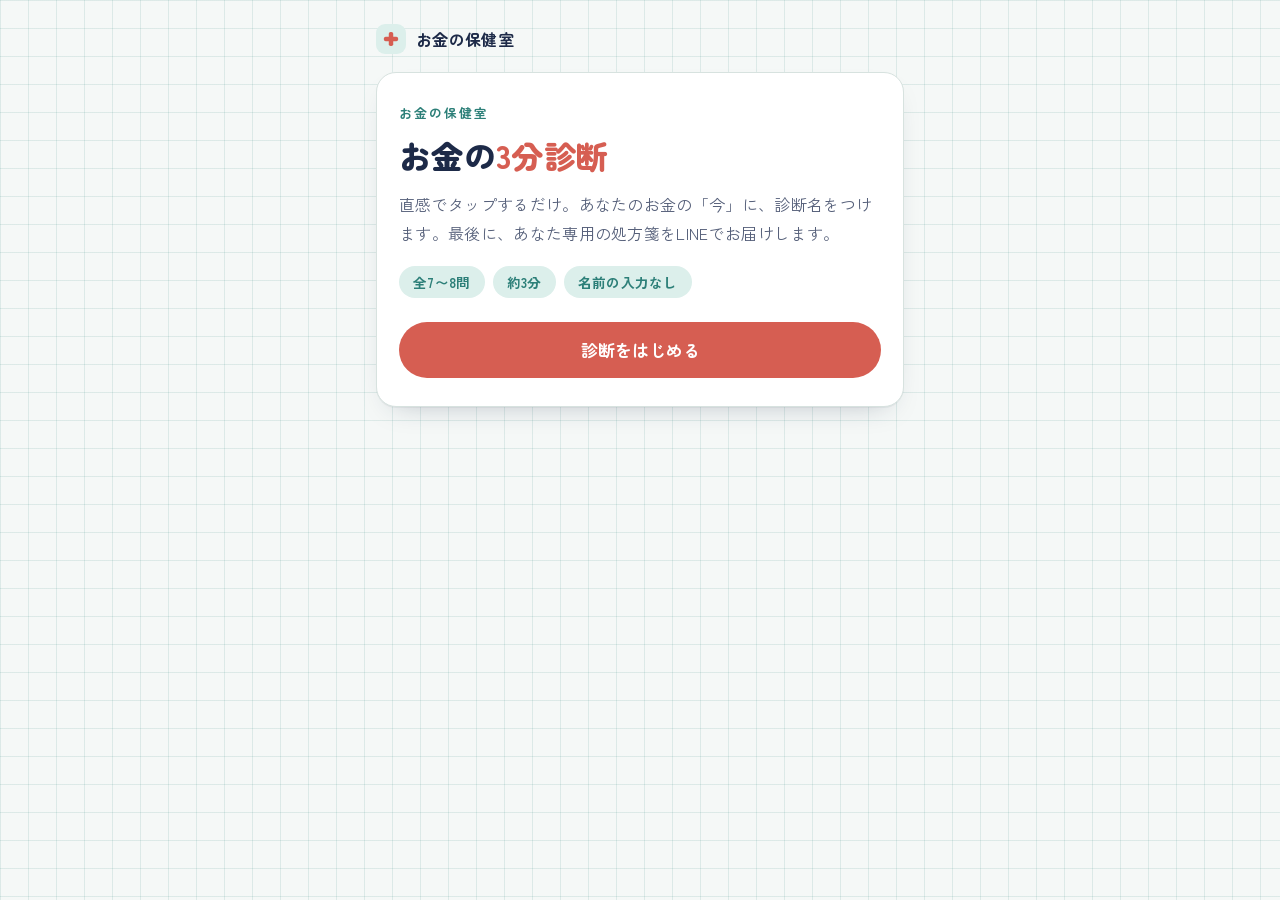
<file: shindan/index.html>
<!DOCTYPE html>
<html lang="ja">
<head>
<meta charset="utf-8">
<!-- Google tag (gtag.js) -->
<script async src="https://www.googletagmanager.com/gtag/js?id=G-31RWBDVB0P"></script>
<script>
  window.dataLayer = window.dataLayer || [];
  function gtag(){dataLayer.push(arguments);}
  gtag('js', new Date());
  gtag('config', 'G-31RWBDVB0P');
</script>
<meta name="viewport" content="width=device-width, initial-scale=1, viewport-fit=cover">
<meta name="claude:viewport-fit-sides" content="cover">
<meta name="robots" content="noindex">
<title>お金の保健室 3分診断</title>
<meta name="description" content="直感で答えるだけ。あなたのお金の「今」を、お金の保健室が3分で診断します。">
<link rel="preconnect" href="https://fonts.googleapis.com">
<link rel="preconnect" href="https://fonts.gstatic.com" crossorigin>
<link href="https://fonts.googleapis.com/css2?family=Klee+One:wght@600&family=Zen+Kaku+Gothic+New:wght@400;500;700&family=Zen+Maru+Gothic:wght@500;700;900&display=swap" rel="stylesheet">
<style>
/* レイアウト：保健室の問診票を1枚ずつめくる。結果は「診断書」として出す */
:root{
  --paper:#f5f8f7; --card:#ffffff; --ink:#1d2a48; --ink-soft:#56607a; --rule:#d7e2df;
  --mint:#dcefeb; --mint-deep:#2c7f78; --blush:#f8e4e0; --coral:#d65e52; --coral-ink:#ffffff;
  --line-green:#06c755; --grid:rgba(44,127,120,.12);
  --f-display:"Zen Maru Gothic","Hiragino Maru Gothic ProN",sans-serif;
  --f-body:"Zen Kaku Gothic New","Hiragino Sans","Yu Gothic",sans-serif;
  --f-hand:"Klee One","Zen Kaku Gothic New",cursive;
}
@media (prefers-color-scheme: dark){:root:not([data-theme="light"]){
  --paper:#111821;--card:#18212c;--ink:#e8edf3;--ink-soft:#a6b0c0;--rule:#2a3644;
  --mint:#173033;--mint-deep:#7fd0c7;--blush:#2b1f22;--coral:#f0877b;--coral-ink:#1a0f0d;--grid:rgba(127,208,199,.08);color-scheme:dark}}
:root[data-theme="dark"]{
  --paper:#111821;--card:#18212c;--ink:#e8edf3;--ink-soft:#a6b0c0;--rule:#2a3644;
  --mint:#173033;--mint-deep:#7fd0c7;--blush:#2b1f22;--coral:#f0877b;--coral-ink:#1a0f0d;--grid:rgba(127,208,199,.08);color-scheme:dark}
*{box-sizing:border-box}
body{margin:0;min-height:100%;background:var(--paper);color:var(--ink);font-family:var(--f-body);line-height:1.8;letter-spacing:.02em;
  background-image:linear-gradient(var(--grid) 1px,transparent 1px),linear-gradient(90deg,var(--grid) 1px,transparent 1px);background-size:28px 28px}
.wrap{max-width:560px;margin:0 auto;padding-left:max(16px,env(safe-area-inset-left,0px));padding-right:max(16px,env(safe-area-inset-right,0px));padding-block:24px 48px}
h1,h2,h3{font-family:var(--f-display);margin:0;line-height:1.45;text-wrap:balance}
p{margin:0}
.brand{display:flex;align-items:center;gap:10px;font-family:var(--f-display);font-weight:700;color:var(--ink)}
.brand i{width:30px;height:30px;border-radius:9px;background:var(--mint);display:grid;place-items:center;flex:none}
.card{background:var(--card);border:1px solid var(--rule);border-radius:20px;padding:28px 22px;margin-top:18px;box-shadow:0 1px 0 rgba(29,42,72,.05),0 12px 30px -18px rgba(29,42,72,.35)}
.eyebrow{font-family:var(--f-display);font-size:.8rem;font-weight:700;letter-spacing:.16em;color:var(--mint-deep)}
.intro h1{font-size:2rem;margin-top:8px;font-weight:900}
.intro h1 em{font-style:normal;color:var(--coral)}
.intro p{margin-top:12px;color:var(--ink-soft)}
.facts{display:flex;flex-wrap:wrap;gap:8px;margin-top:18px;padding:0;list-style:none}
.facts li{background:var(--mint);border-radius:999px;padding:4px 14px;font-size:.85rem;font-weight:700;color:var(--mint-deep)}
.btn{display:flex;align-items:center;justify-content:center;gap:8px;width:100%;border:0;border-radius:999px;padding:16px 20px;font-family:var(--f-display);font-weight:700;font-size:1.05rem;cursor:pointer;text-decoration:none}
.btn-coral{background:var(--coral);color:var(--coral-ink);margin-top:24px}
.btn-line{background:var(--line-green);color:#fff}
.btn-plain{background:transparent;color:var(--ink-soft);font-weight:500;font-size:.92rem;padding:10px}
.progress{display:flex;align-items:center;gap:12px;margin-top:18px}
.bar{flex:1;height:8px;border-radius:999px;background:var(--rule);overflow:hidden}
.bar span{display:block;height:100%;background:var(--coral);border-radius:999px;transition:width .3s ease}
.count{font-size:.85rem;font-variant-numeric:tabular-nums;color:var(--ink-soft);white-space:nowrap}
.q-no{font-family:var(--f-hand);font-weight:600;color:var(--coral);font-size:1rem}
.q-text{font-size:1.35rem;margin-top:4px}
.q-hint{font-size:.88rem;color:var(--ink-soft);margin-top:6px}
.choices{display:grid;gap:10px;margin-top:20px}
.choice{display:flex;align-items:center;gap:14px;width:100%;text-align:left;background:var(--paper);border:1.5px solid var(--rule);border-radius:14px;padding:14px 16px;font:inherit;font-weight:500;color:var(--ink);cursor:pointer;transition:border-color .15s,transform .1s}
.choice:hover{border-color:var(--mint-deep)}
.choice:active{transform:scale(.99)}
.choice .box{flex:none;width:22px;height:22px;border:2px solid var(--ink);border-radius:5px}
.back{margin-top:10px}
/* result */
.chart{position:relative;overflow:hidden}
.chart::before{content:"";position:absolute;inset:0 0 auto;height:6px;background:repeating-linear-gradient(90deg,var(--coral) 0 14px,transparent 14px 22px)}
.chart-head{display:flex;justify-content:space-between;align-items:baseline;border-bottom:2px solid var(--ink);padding-bottom:10px}
.chart-head span{font-size:.8rem;color:var(--ink-soft)}
.dx-label{margin-top:18px;font-size:.85rem;font-weight:700;color:var(--mint-deep);letter-spacing:.1em}
.dx-name{font-size:1.7rem;font-weight:900;margin-top:4px;color:var(--coral)}
.dx-lead{margin-top:12px;font-family:var(--f-hand);font-weight:600;font-size:1.08rem;line-height:1.8}
.symptoms{margin:18px 0 0;padding:16px 18px;background:var(--paper);border-radius:12px;list-style:none;display:grid;gap:8px}
.symptoms li{display:flex;gap:10px;font-size:.95rem}
.symptoms li::before{content:"✓";color:var(--coral);font-weight:700}
.rx{margin-top:22px;border:2px dashed var(--coral);border-radius:16px;padding:20px 18px;background:var(--blush)}
.rx h3{font-size:1.15rem}
.rx p{margin-top:8px;font-size:.95rem}
.code{display:flex;align-items:center;justify-content:space-between;gap:12px;margin-top:14px;background:var(--card);border-radius:12px;padding:12px 16px;border:1px solid var(--rule)}
.code b{font-family:var(--f-display);font-size:1.4rem;letter-spacing:.08em}
.copy{border:1.5px solid var(--ink);background:transparent;color:var(--ink);border-radius:999px;padding:6px 14px;font:inherit;font-size:.85rem;font-weight:700;cursor:pointer;white-space:nowrap}
.rx .btn-line{margin-top:14px}
.steps3{display:flex;gap:6px;margin-top:22px;list-style:none;padding:0}
.steps3 li{flex:1;text-align:center;font-size:.72rem;font-weight:700;color:var(--ink-soft);padding:8px 4px;border-radius:10px;background:var(--paper);border:1.5px solid var(--rule);line-height:1.4}
.steps3 li.done{background:var(--mint);border-color:var(--mint-deep);color:var(--mint-deep)}
.steps3 li.done::before{content:"✓ "}
.hw{margin-top:18px;border:2px solid var(--ink);border-radius:16px;padding:18px;background:var(--card)}
.hw .hw-tag{display:inline-block;font-size:.78rem;font-weight:700;background:var(--ink);color:var(--card);border-radius:999px;padding:2px 12px}
.hw h3{font-size:1.15rem;margin-top:10px}
.hw ul{margin:10px 0 0;padding-left:1.2em;font-size:.92rem;color:var(--ink-soft)}
.when{margin-top:16px}
.when p{font-weight:700;font-size:.95rem}
.when-opts{display:flex;flex-wrap:wrap;gap:8px;margin-top:8px}
.when-opts button{border:1.5px solid var(--ink);background:var(--card);color:var(--ink);border-radius:999px;padding:8px 16px;font:inherit;font-weight:700;cursor:pointer}
.when-opts button[aria-pressed="true"]{background:var(--coral);border-color:var(--coral);color:var(--coral-ink)}
.decided{margin-top:12px;font-family:var(--f-hand);font-weight:600;color:var(--coral);font-size:1.05rem}
.gets{margin:10px 0 0;padding-left:1.2em;font-size:.92rem}
.note{font-size:.8rem;color:var(--ink-soft);margin-top:18px}
a:focus-visible,button:focus-visible{outline:3px solid var(--coral);outline-offset:3px}
@media (prefers-reduced-motion:reduce){*{transition:none!important}}
</style>
</head>
<body>
<div class="wrap">
  <div class="brand"><i><svg width="16" height="16" viewBox="0 0 18 18" aria-hidden="true"><rect x="6.5" y="1" width="5" height="16" rx="2" fill="var(--coral)"/><rect x="1" y="6.5" width="16" height="5" rx="2" fill="var(--coral)"/></svg></i>お金の保健室</div>
  <main id="app" aria-live="polite"></main>
</div>
<script>
// ===== 設定：LINE公式アカウントのベーシックID（@から始まるID）を入れると、結果からワンタップで送れます =====
const LINE_ID = "@693vveyv";

const TYPES = {
  mix:   {code:"処方箋A", name:"財布ごちゃまぜタイプ", lead:"事業のお金と家のお金が、同じお財布で動いているかもしれません。頑張って稼いでいるのに、残っている実感がうすい状態です。", sym:["事業用と生活用の口座が分かれていない","毎月いくら残っているか、すぐ言えない","確定申告の時期に慌てがち"], hw:{min:"2", title:"事業用にする口座を、1つだけ決める", steps:["今ある口座の中から選べばOK（新しく作らなくて大丈夫）", "決めたら、口座名をメモに書くだけ"]}},
  ins:   {code:"処方箋B", name:"保険入りすぎタイプ", lead:"なんとなく入った保険が、家計を少しずつ圧迫しているかもしれません。必要な保障を残しつつ、整理できる余地がありそうです。", sym:["入っている保険の数や中身がうろ覚え","すすめられるままに入った保険がある","保険料が毎月の固定費の中で大きい"], hw:{min:"5", title:"入っている保険の「名前」と「毎月の金額」を3つ書き出す", steps:["保険証券か保険会社のアプリを開くだけ", "内容がわからなくても大丈夫"]}},
  grow:  {code:"処方箋C", name:"貯めるのは得意、増やすのは不安タイプ", lead:"コツコツ貯める力はしっかりあります。次は、そのお金に働いてもらう準備をする段階です。", sym:["NISAやiDeCoが気になっているけど、まだ","預金がいちばん安心だと思っている","何から始めればいいかわからない"], hw:{min:"2", title:"預金が「生活費の何か月分」あるか計算する", steps:["毎月の生活費 × ○か月で、ざっくりでOK", "電卓アプリで1回計算するだけ"]}},
  future:{code:"処方箋D", name:"未来ぼんやり不安タイプ", lead:"老後や教育費のことを考えると、なんとなく不安になる状態です。数字にして見える形にすると、不安はぐっと小さくなります。", sym:["将来いくら必要か、イメージがわかない","考えると不安になるので、つい後回し","今のペースで大丈夫か確かめたい"], hw:{min:"3", title:"10年以内にお金がかかりそうなことを3つ書く", steps:["例：車の買い替え、子どもの進学、リフォーム", "金額はわからなくてOK"]}},
  attack:{code:"処方箋E", name:"攻めどきタイプ", lead:"お金の土台はかなり整っています。今は、やりたいことに向けて次の一手を考えるタイミングです。", sym:["お金の流れはおおむね把握できている","備えもある程度できている","もう一段、仕事や暮らしを広げたい"], hw:{min:"3", title:"この1年でやりたいことを1つと、その金額を書く", steps:["仕事・家族・自分のこと、どれでもOK", "金額は「だいたい」で大丈夫"]}}
};
const ORDER = ["mix","ins","grow","future","attack"];

const Q = {
  age:{text:"年代を教えてください", opts:[["20代",{}],["30代",{}],["40代",{}],["50代以上",{}]]},
  work:{text:"今の働き方は？", opts:[["個人事業主・フリーランス",{}],["会社経営",{}],["会社員＋副業",{}],["その他",{}]]},
  target:{text:"お金のことで、いちばん解決したいのは？", hint:"直感で選んでください", opts:[["会社・仕事のお金","biz"],["家・個人のお金","life"],["どっちも！","both"]]},
  b1:{text:"事業用と生活用の口座、分けていますか？", opts:[["きっちり分けている",{attack:2}],["なんとなく分けている",{mix:2}],["分けていない",{mix:3}]]},
  b2:{text:"毎月、手元にいくら残っているか、すぐ言えますか？", opts:[["すぐ言える",{attack:2}],["だいたいなら",{mix:1,future:1}],["正直わからない",{mix:2,future:1}]]},
  b3:{text:"自分の老後の備え（小規模企業共済・iDeCoなど）は？", opts:[["もうしている",{attack:1}],["気になるけど、まだ",{grow:2}],["そもそもよく知らない",{future:2,grow:1}]]},
  p1:{text:"入っている保険はいくつありますか？", hint:"医療・生命・学資・貯蓄型などすべて", opts:[["0〜1つ",{attack:1}],["2〜3つ",{ins:1}],["4つ以上",{ins:3}],["正直わからない",{ins:3}]]},
  p2:{text:"家計で、毎月いくら残っているか言えますか？", opts:[["すぐ言える",{attack:2}],["だいたいなら",{future:1}],["わからない",{future:2,mix:1}]]},
  p3:{text:"NISAやiDeCo、始めていますか？", opts:[["もう始めている",{attack:2}],["気になるけど、まだ",{grow:3}],["よくわからない",{grow:1,future:1}]]},
  p4:{text:"老後や教育費の見通し、立っていますか？", opts:[["だいたい見えている",{attack:1}],["なんとなく",{future:2}],["考えると不安になる",{future:3}]]}
};
const BRANCH = {biz:["b1","b2","b3","p1"], life:["p1","p2","p3","p4"], both:["b1","b2","p1","p3","p4"]};

const app = document.getElementById("app");
let state;
function reset(){ state = {flow:["age","work","target"], i:0, score:{}, history:[]}; }

function esc(s){return String(s).replace(/[&<>"]/g,c=>({"&":"&amp;","<":"&lt;",">":"&gt;",'"':"&quot;"}[c]))}

function intro(){
  app.innerHTML = `
  <section class="card intro">
    <div class="eyebrow">お金の保健室</div>
    <h1>お金の<em>3分診断</em></h1>
    <p>直感でタップするだけ。あなたのお金の「今」に、診断名をつけます。最後に、あなた専用の処方箋をLINEでお届けします。</p>
    <ul class="facts"><li>全7〜8問</li><li>約3分</li><li>名前の入力なし</li></ul>
    <button class="btn btn-coral" id="start">診断をはじめる</button>
  </section>`;
  document.getElementById("start").onclick = () => { reset(); render(); };
}

function render(){
  const key = state.flow[state.i];
  const q = Q[key];
  const total = state.flow.length > 3 ? state.flow.length : 3 + 4;
  const n = state.i + 1;
  app.innerHTML = `
  <div class="progress"><div class="bar"><span style="width:${Math.round(state.i/total*100)}%"></span></div><span class="count">${n} / ${total}</span></div>
  <section class="card">
    <div class="q-no">Q${n}.</div>
    <h2 class="q-text">${esc(q.text)}</h2>
    ${q.hint?`<p class="q-hint">${esc(q.hint)}</p>`:""}
    <div class="choices">${q.opts.map((o,j)=>`<button class="choice" data-j="${j}"><span class="box" aria-hidden="true"></span>${esc(o[0])}</button>`).join("")}</div>
    ${state.i>0?`<button class="btn btn-plain back" id="back">← ひとつ戻る</button>`:""}
  </section>`;
  app.querySelectorAll(".choice").forEach(b=>b.onclick=()=>answer(key, q.opts[+b.dataset.j][1]));
  const back=document.getElementById("back"); if(back) back.onclick=goBack;
  app.querySelector(".choice")?.focus({preventScroll:true});
}

function answer(key, val){
  state.history.push({key, score:{...state.score}, flow:[...state.flow]});
  if(key==="target"){ state.flow = state.flow.slice(0,3).concat(BRANCH[val]); }
  else { for(const k in val) state.score[k]=(state.score[k]||0)+val[k]; }
  state.i++;
  if(state.i >= state.flow.length) result(); else render();
  window.scrollTo({top:0});
}
function goBack(){
  const h = state.history.pop(); if(!h) return;
  state.score=h.score; state.flow=h.flow; state.i--; render();
}

function result(){
  let best="attack", bestScore=-1;
  for(const t of ORDER){ const s=state.score[t]||0; if(s>bestScore){best=t;bestScore=s;} }
  const t = TYPES[best];
  try{ gtag('event','shindan_result',{result_type:t.name}); }catch(e){}
  const lineHref = LINE_ID ? `https://line.me/R/oaMessage/${encodeURIComponent(LINE_ID)}/?${encodeURIComponent(t.code)}` : "";
  app.innerHTML = `
  <div class="progress"><div class="bar"><span style="width:100%"></span></div><span class="count">診断完了</span></div>
  <section class="card chart">
    <div class="chart-head"><h2 style="font-size:1.05rem">お金の診断書</h2><span>お金の保健室</span></div>
    <div class="dx-label">あなたの診断名</div>
    <div class="dx-name">${esc(t.name)}</div>
    <p class="dx-lead">${esc(t.lead)}</p>
    <p style="margin-top:16px;font-weight:700">こんな場面、思い当たりませんか？</p>
    <ul class="symptoms" style="margin-top:8px">${t.sym.map(s=>`<li>${esc(s)}</li>`).join("")}</ul>
    <ol class="steps3" id="steps3"><li class="done">診断</li><li id="st2">宿題を決める</li><li id="st3">LINEで続きを受け取る</li></ol>
    <div class="hw">
      <span class="hw-tag">📝 今日の宿題（${esc(t.hw.min)}分でできます）</span>
      <h3>${esc(t.hw.title)}</h3>
      <ul>${t.hw.steps.map(s=>`<li>${esc(s)}</li>`).join("")}</ul>
      <div class="when"><p>いつやりますか？</p>
        <div class="when-opts">${["今夜","明日の朝","今週末"].map(w=>`<button type="button" data-w="${w}" aria-pressed="false">${w}</button>`).join("")}</div>
        <p class="decided" id="decided" hidden></p>
      </div>
    </div>
    <div class="rx">
      <h3>続きの処方箋は、LINEで受け取れます</h3>
      <ul class="gets"><li>このタイプの「つまずきポイント」と抜け出すコツ</li><li>宿題ができたら届く、次の一歩</li></ul>
      <p>LINEのトークで、下の言葉を送ってください。</p>
      <div class="code"><b>${esc(t.code)}</b><button class="copy" id="copy">コピー</button></div>
      ${lineHref?`<a class="btn btn-line" id="lineBtn" href="${lineHref}">LINEで「${esc(t.code)}」を送る</a>`:""}
    </div>
    <button class="btn btn-plain" id="again" style="margin-top:14px">もう一度診断する</button>
    <p class="note">※この診断は一般的な傾向をお伝えするものです。くわしくは個別相談で一緒に確認しましょう。</p>
  </section>`;
  app.querySelectorAll(".when-opts button").forEach(b=>b.onclick=()=>{
    app.querySelectorAll(".when-opts button").forEach(x=>x.setAttribute("aria-pressed", x===b?"true":"false"));
    const d=document.getElementById("decided"); d.hidden=false;
    d.textContent=`決まり！「${b.dataset.w}」にやりましょう。2歩目もクリアです🌱`;
    document.getElementById("st2").classList.add("done");
    try{ gtag('event','shindan_commit',{result_type:t.name, when:b.dataset.w}); }catch(e){}
  });
  const lb=document.getElementById("lineBtn"); if(lb) lb.addEventListener("click",()=>{ document.getElementById("st3").classList.add("done"); try{ gtag('event','shindan_line_click',{result_type:t.name}); }catch(e){} });
  document.getElementById("again").onclick = ()=>{ reset(); render(); };
  const cp=document.getElementById("copy");
  cp.onclick = async ()=>{
    try{ await navigator.clipboard.writeText(t.code); cp.textContent="コピーしました"; }
    catch(e){ const r=document.createRange(); r.selectNodeContents(cp.previousElementSibling); const s=getSelection(); s.removeAllRanges(); s.addRange(r); cp.textContent="選択しました"; }
  };
}

intro();
</script>
</body>
</html>
</file>
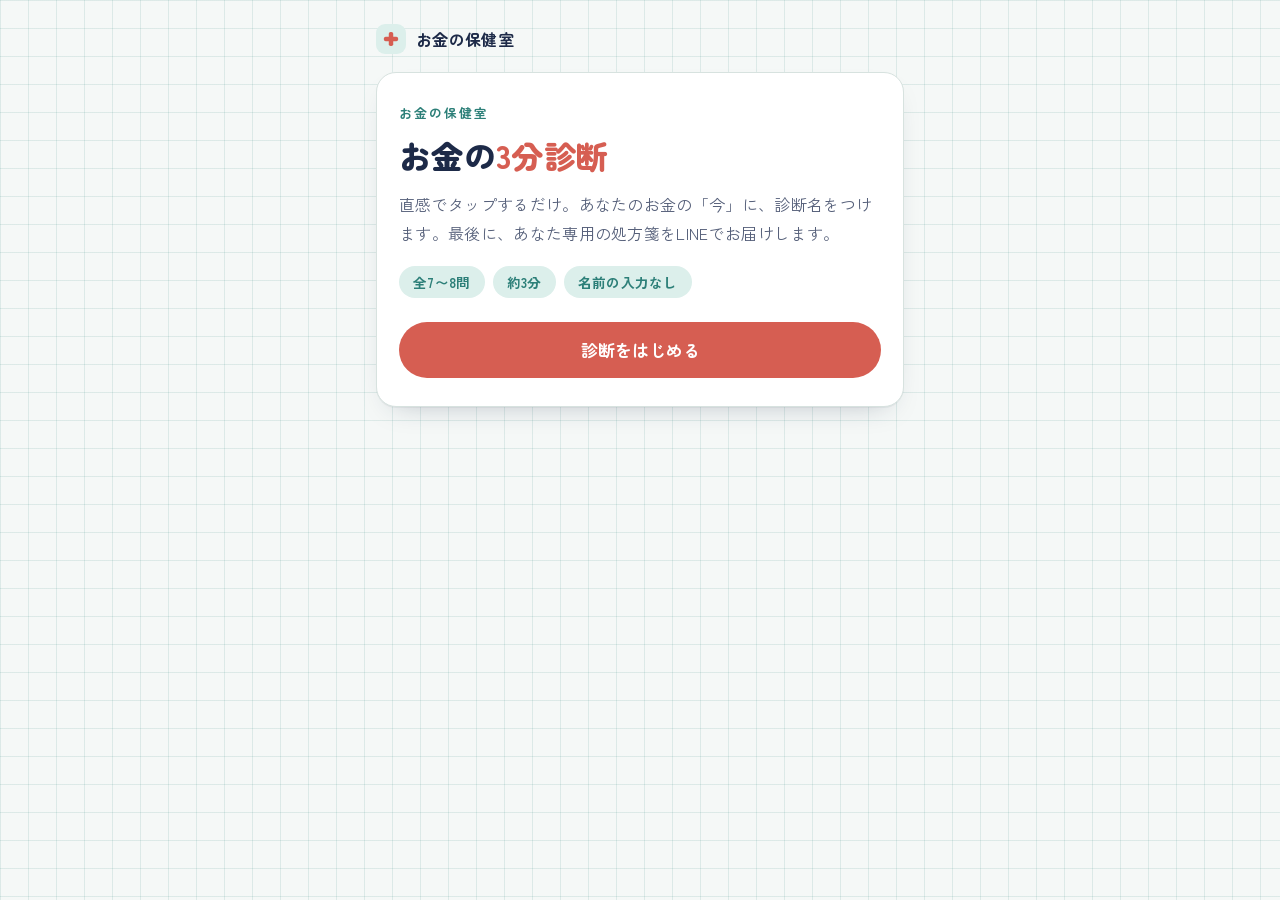
<file: アップロード用_診断/shindan/index.html>
<!DOCTYPE html>
<html lang="ja">
<head>
<meta charset="utf-8">
<!-- Google tag (gtag.js) -->
<script async src="https://www.googletagmanager.com/gtag/js?id=G-31RWBDVB0P"></script>
<script>
  window.dataLayer = window.dataLayer || [];
  function gtag(){dataLayer.push(arguments);}
  gtag('js', new Date());
  gtag('config', 'G-31RWBDVB0P');
</script>
<meta name="viewport" content="width=device-width, initial-scale=1, viewport-fit=cover">
<meta name="claude:viewport-fit-sides" content="cover">
<meta name="robots" content="noindex">
<title>お金の保健室 3分診断</title>
<meta name="description" content="直感で答えるだけ。あなたのお金の「今」を、お金の保健室が3分で診断します。">
<link rel="preconnect" href="https://fonts.googleapis.com">
<link rel="preconnect" href="https://fonts.gstatic.com" crossorigin>
<link href="https://fonts.googleapis.com/css2?family=Klee+One:wght@600&family=Zen+Kaku+Gothic+New:wght@400;500;700&family=Zen+Maru+Gothic:wght@500;700;900&display=swap" rel="stylesheet">
<style>
/* レイアウト：保健室の問診票を1枚ずつめくる。結果は「診断書」として出す */
:root{
  --paper:#f5f8f7; --card:#ffffff; --ink:#1d2a48; --ink-soft:#56607a; --rule:#d7e2df;
  --mint:#dcefeb; --mint-deep:#2c7f78; --blush:#f8e4e0; --coral:#d65e52; --coral-ink:#ffffff;
  --line-green:#06c755; --grid:rgba(44,127,120,.12);
  --f-display:"Zen Maru Gothic","Hiragino Maru Gothic ProN",sans-serif;
  --f-body:"Zen Kaku Gothic New","Hiragino Sans","Yu Gothic",sans-serif;
  --f-hand:"Klee One","Zen Kaku Gothic New",cursive;
}
@media (prefers-color-scheme: dark){:root:not([data-theme="light"]){
  --paper:#111821;--card:#18212c;--ink:#e8edf3;--ink-soft:#a6b0c0;--rule:#2a3644;
  --mint:#173033;--mint-deep:#7fd0c7;--blush:#2b1f22;--coral:#f0877b;--coral-ink:#1a0f0d;--grid:rgba(127,208,199,.08);color-scheme:dark}}
:root[data-theme="dark"]{
  --paper:#111821;--card:#18212c;--ink:#e8edf3;--ink-soft:#a6b0c0;--rule:#2a3644;
  --mint:#173033;--mint-deep:#7fd0c7;--blush:#2b1f22;--coral:#f0877b;--coral-ink:#1a0f0d;--grid:rgba(127,208,199,.08);color-scheme:dark}
*{box-sizing:border-box}
body{margin:0;min-height:100%;background:var(--paper);color:var(--ink);font-family:var(--f-body);line-height:1.8;letter-spacing:.02em;
  background-image:linear-gradient(var(--grid) 1px,transparent 1px),linear-gradient(90deg,var(--grid) 1px,transparent 1px);background-size:28px 28px}
.wrap{max-width:560px;margin:0 auto;padding-left:max(16px,env(safe-area-inset-left,0px));padding-right:max(16px,env(safe-area-inset-right,0px));padding-block:24px 48px}
h1,h2,h3{font-family:var(--f-display);margin:0;line-height:1.45;text-wrap:balance}
p{margin:0}
.brand{display:flex;align-items:center;gap:10px;font-family:var(--f-display);font-weight:700;color:var(--ink)}
.brand i{width:30px;height:30px;border-radius:9px;background:var(--mint);display:grid;place-items:center;flex:none}
.card{background:var(--card);border:1px solid var(--rule);border-radius:20px;padding:28px 22px;margin-top:18px;box-shadow:0 1px 0 rgba(29,42,72,.05),0 12px 30px -18px rgba(29,42,72,.35)}
.eyebrow{font-family:var(--f-display);font-size:.8rem;font-weight:700;letter-spacing:.16em;color:var(--mint-deep)}
.intro h1{font-size:2rem;margin-top:8px;font-weight:900}
.intro h1 em{font-style:normal;color:var(--coral)}
.intro p{margin-top:12px;color:var(--ink-soft)}
.facts{display:flex;flex-wrap:wrap;gap:8px;margin-top:18px;padding:0;list-style:none}
.facts li{background:var(--mint);border-radius:999px;padding:4px 14px;font-size:.85rem;font-weight:700;color:var(--mint-deep)}
.btn{display:flex;align-items:center;justify-content:center;gap:8px;width:100%;border:0;border-radius:999px;padding:16px 20px;font-family:var(--f-display);font-weight:700;font-size:1.05rem;cursor:pointer;text-decoration:none}
.btn-coral{background:var(--coral);color:var(--coral-ink);margin-top:24px}
.btn-line{background:var(--line-green);color:#fff}
.btn-plain{background:transparent;color:var(--ink-soft);font-weight:500;font-size:.92rem;padding:10px}
.progress{display:flex;align-items:center;gap:12px;margin-top:18px}
.bar{flex:1;height:8px;border-radius:999px;background:var(--rule);overflow:hidden}
.bar span{display:block;height:100%;background:var(--coral);border-radius:999px;transition:width .3s ease}
.count{font-size:.85rem;font-variant-numeric:tabular-nums;color:var(--ink-soft);white-space:nowrap}
.q-no{font-family:var(--f-hand);font-weight:600;color:var(--coral);font-size:1rem}
.q-text{font-size:1.35rem;margin-top:4px}
.q-hint{font-size:.88rem;color:var(--ink-soft);margin-top:6px}
.choices{display:grid;gap:10px;margin-top:20px}
.choice{display:flex;align-items:center;gap:14px;width:100%;text-align:left;background:var(--paper);border:1.5px solid var(--rule);border-radius:14px;padding:14px 16px;font:inherit;font-weight:500;color:var(--ink);cursor:pointer;transition:border-color .15s,transform .1s}
.choice:hover{border-color:var(--mint-deep)}
.choice:active{transform:scale(.99)}
.choice .box{flex:none;width:22px;height:22px;border:2px solid var(--ink);border-radius:5px}
.back{margin-top:10px}
/* result */
.chart{position:relative;overflow:hidden}
.chart::before{content:"";position:absolute;inset:0 0 auto;height:6px;background:repeating-linear-gradient(90deg,var(--coral) 0 14px,transparent 14px 22px)}
.chart-head{display:flex;justify-content:space-between;align-items:baseline;border-bottom:2px solid var(--ink);padding-bottom:10px}
.chart-head span{font-size:.8rem;color:var(--ink-soft)}
.dx-label{margin-top:18px;font-size:.85rem;font-weight:700;color:var(--mint-deep);letter-spacing:.1em}
.dx-name{font-size:1.7rem;font-weight:900;margin-top:4px;color:var(--coral)}
.dx-lead{margin-top:12px;font-family:var(--f-hand);font-weight:600;font-size:1.08rem;line-height:1.8}
.symptoms{margin:18px 0 0;padding:16px 18px;background:var(--paper);border-radius:12px;list-style:none;display:grid;gap:8px}
.symptoms li{display:flex;gap:10px;font-size:.95rem}
.symptoms li::before{content:"✓";color:var(--coral);font-weight:700}
.rx{margin-top:22px;border:2px dashed var(--coral);border-radius:16px;padding:20px 18px;background:var(--blush)}
.rx h3{font-size:1.15rem}
.rx p{margin-top:8px;font-size:.95rem}
.code{display:flex;align-items:center;justify-content:space-between;gap:12px;margin-top:14px;background:var(--card);border-radius:12px;padding:12px 16px;border:1px solid var(--rule)}
.code b{font-family:var(--f-display);font-size:1.4rem;letter-spacing:.08em}
.copy{border:1.5px solid var(--ink);background:transparent;color:var(--ink);border-radius:999px;padding:6px 14px;font:inherit;font-size:.85rem;font-weight:700;cursor:pointer;white-space:nowrap}
.rx .btn-line{margin-top:14px}
.note{font-size:.8rem;color:var(--ink-soft);margin-top:18px}
a:focus-visible,button:focus-visible{outline:3px solid var(--coral);outline-offset:3px}
@media (prefers-reduced-motion:reduce){*{transition:none!important}}
</style>
</head>
<body>
<div class="wrap">
  <div class="brand"><i><svg width="16" height="16" viewBox="0 0 18 18" aria-hidden="true"><rect x="6.5" y="1" width="5" height="16" rx="2" fill="var(--coral)"/><rect x="1" y="6.5" width="16" height="5" rx="2" fill="var(--coral)"/></svg></i>お金の保健室</div>
  <main id="app" aria-live="polite"></main>
</div>
<script>
// ===== 設定：LINE公式アカウントのベーシックID（@から始まるID）を入れると、結果からワンタップで送れます =====
const LINE_ID = ""; // 例: "@123abcde"

const TYPES = {
  mix:   {code:"処方箋A", name:"財布ごちゃまぜタイプ", lead:"事業のお金と家のお金が、同じお財布で動いているかもしれません。頑張って稼いでいるのに、残っている実感がうすい状態です。", sym:["事業用と生活用の口座が分かれていない","毎月いくら残っているか、すぐ言えない","確定申告の時期に慌てがち"]},
  ins:   {code:"処方箋B", name:"保険入りすぎタイプ", lead:"なんとなく入った保険が、家計を少しずつ圧迫しているかもしれません。必要な保障を残しつつ、整理できる余地がありそうです。", sym:["入っている保険の数や中身がうろ覚え","すすめられるままに入った保険がある","保険料が毎月の固定費の中で大きい"]},
  grow:  {code:"処方箋C", name:"貯めるのは得意、増やすのは不安タイプ", lead:"コツコツ貯める力はしっかりあります。次は、そのお金に働いてもらう準備をする段階です。", sym:["NISAやiDeCoが気になっているけど、まだ","預金がいちばん安心だと思っている","何から始めればいいかわからない"]},
  future:{code:"処方箋D", name:"未来ぼんやり不安タイプ", lead:"老後や教育費のことを考えると、なんとなく不安になる状態です。数字にして見える形にすると、不安はぐっと小さくなります。", sym:["将来いくら必要か、イメージがわかない","考えると不安になるので、つい後回し","今のペースで大丈夫か確かめたい"]},
  attack:{code:"処方箋E", name:"攻めどきタイプ", lead:"お金の土台はかなり整っています。今は、やりたいことに向けて次の一手を考えるタイミングです。", sym:["お金の流れはおおむね把握できている","備えもある程度できている","もう一段、仕事や暮らしを広げたい"]}
};
const ORDER = ["mix","ins","grow","future","attack"];

const Q = {
  age:{text:"年代を教えてください", opts:[["20代",{}],["30代",{}],["40代",{}],["50代以上",{}]]},
  work:{text:"今の働き方は？", opts:[["個人事業主・フリーランス",{}],["会社経営",{}],["会社員＋副業",{}],["その他",{}]]},
  target:{text:"お金のことで、いちばん解決したいのは？", hint:"直感で選んでください", opts:[["会社・仕事のお金","biz"],["家・個人のお金","life"],["どっちも！","both"]]},
  b1:{text:"事業用と生活用の口座、分けていますか？", opts:[["きっちり分けている",{attack:2}],["なんとなく分けている",{mix:2}],["分けていない",{mix:3}]]},
  b2:{text:"毎月、手元にいくら残っているか、すぐ言えますか？", opts:[["すぐ言える",{attack:2}],["だいたいなら",{mix:1,future:1}],["正直わからない",{mix:2,future:1}]]},
  b3:{text:"自分の老後の備え（小規模企業共済・iDeCoなど）は？", opts:[["もうしている",{attack:1}],["気になるけど、まだ",{grow:2}],["そもそもよく知らない",{future:2,grow:1}]]},
  p1:{text:"入っている保険はいくつありますか？", hint:"医療・生命・学資・貯蓄型などすべて", opts:[["0〜1つ",{attack:1}],["2〜3つ",{ins:1}],["4つ以上",{ins:3}],["正直わからない",{ins:3}]]},
  p2:{text:"家計で、毎月いくら残っているか言えますか？", opts:[["すぐ言える",{attack:2}],["だいたいなら",{future:1}],["わからない",{future:2,mix:1}]]},
  p3:{text:"NISAやiDeCo、始めていますか？", opts:[["もう始めている",{attack:2}],["気になるけど、まだ",{grow:3}],["よくわからない",{grow:1,future:1}]]},
  p4:{text:"老後や教育費の見通し、立っていますか？", opts:[["だいたい見えている",{attack:1}],["なんとなく",{future:2}],["考えると不安になる",{future:3}]]}
};
const BRANCH = {biz:["b1","b2","b3","p1"], life:["p1","p2","p3","p4"], both:["b1","b2","p1","p3","p4"]};

const app = document.getElementById("app");
let state;
function reset(){ state = {flow:["age","work","target"], i:0, score:{}, history:[]}; }

function esc(s){return String(s).replace(/[&<>"]/g,c=>({"&":"&amp;","<":"&lt;",">":"&gt;",'"':"&quot;"}[c]))}

function intro(){
  app.innerHTML = `
  <section class="card intro">
    <div class="eyebrow">お金の保健室</div>
    <h1>お金の<em>3分診断</em></h1>
    <p>直感でタップするだけ。あなたのお金の「今」に、診断名をつけます。最後に、あなた専用の処方箋をLINEでお届けします。</p>
    <ul class="facts"><li>全7〜8問</li><li>約3分</li><li>名前の入力なし</li></ul>
    <button class="btn btn-coral" id="start">診断をはじめる</button>
  </section>`;
  document.getElementById("start").onclick = () => { reset(); render(); };
}

function render(){
  const key = state.flow[state.i];
  const q = Q[key];
  const total = state.flow.length > 3 ? state.flow.length : 3 + 4;
  const n = state.i + 1;
  app.innerHTML = `
  <div class="progress"><div class="bar"><span style="width:${Math.round(state.i/total*100)}%"></span></div><span class="count">${n} / ${total}</span></div>
  <section class="card">
    <div class="q-no">Q${n}.</div>
    <h2 class="q-text">${esc(q.text)}</h2>
    ${q.hint?`<p class="q-hint">${esc(q.hint)}</p>`:""}
    <div class="choices">${q.opts.map((o,j)=>`<button class="choice" data-j="${j}"><span class="box" aria-hidden="true"></span>${esc(o[0])}</button>`).join("")}</div>
    ${state.i>0?`<button class="btn btn-plain back" id="back">← ひとつ戻る</button>`:""}
  </section>`;
  app.querySelectorAll(".choice").forEach(b=>b.onclick=()=>answer(key, q.opts[+b.dataset.j][1]));
  const back=document.getElementById("back"); if(back) back.onclick=goBack;
  app.querySelector(".choice")?.focus({preventScroll:true});
}

function answer(key, val){
  state.history.push({key, score:{...state.score}, flow:[...state.flow]});
  if(key==="target"){ state.flow = state.flow.slice(0,3).concat(BRANCH[val]); }
  else { for(const k in val) state.score[k]=(state.score[k]||0)+val[k]; }
  state.i++;
  if(state.i >= state.flow.length) result(); else render();
  window.scrollTo({top:0});
}
function goBack(){
  const h = state.history.pop(); if(!h) return;
  state.score=h.score; state.flow=h.flow; state.i--; render();
}

function result(){
  let best="attack", bestScore=-1;
  for(const t of ORDER){ const s=state.score[t]||0; if(s>bestScore){best=t;bestScore=s;} }
  const t = TYPES[best];
  try{ gtag('event','shindan_result',{result_type:t.name}); }catch(e){}
  const lineHref = LINE_ID ? `https://line.me/R/oaMessage/${encodeURIComponent(LINE_ID)}/?${encodeURIComponent(t.code)}` : "";
  app.innerHTML = `
  <div class="progress"><div class="bar"><span style="width:100%"></span></div><span class="count">診断完了</span></div>
  <section class="card chart">
    <div class="chart-head"><h2 style="font-size:1.05rem">お金の診断書</h2><span>お金の保健室</span></div>
    <div class="dx-label">あなたの診断名</div>
    <div class="dx-name">${esc(t.name)}</div>
    <p class="dx-lead">${esc(t.lead)}</p>
    <ul class="symptoms">${t.sym.map(s=>`<li>${esc(s)}</li>`).join("")}</ul>
    <div class="rx">
      <h3>あなた専用の処方箋をお渡しします</h3>
      <p>LINEのトークで、下の言葉を送ってください。このタイプの方に向けた「今日からできること」が届きます。</p>
      <div class="code"><b>${esc(t.code)}</b><button class="copy" id="copy">コピー</button></div>
      ${lineHref?`<a class="btn btn-line" href="${lineHref}">LINEで「${esc(t.code)}」を送る</a>`:""}
    </div>
    <button class="btn btn-plain" id="again" style="margin-top:14px">もう一度診断する</button>
    <p class="note">※この診断は一般的な傾向をお伝えするものです。くわしくは個別相談で一緒に確認しましょう。</p>
  </section>`;
  document.getElementById("again").onclick = ()=>{ reset(); render(); };
  const cp=document.getElementById("copy");
  cp.onclick = async ()=>{
    try{ await navigator.clipboard.writeText(t.code); cp.textContent="コピーしました"; }
    catch(e){ const r=document.createRange(); r.selectNodeContents(cp.previousElementSibling); const s=getSelection(); s.removeAllRanges(); s.addRange(r); cp.textContent="選択しました"; }
  };
}

intro();
</script>
</body>
</html>
</file>
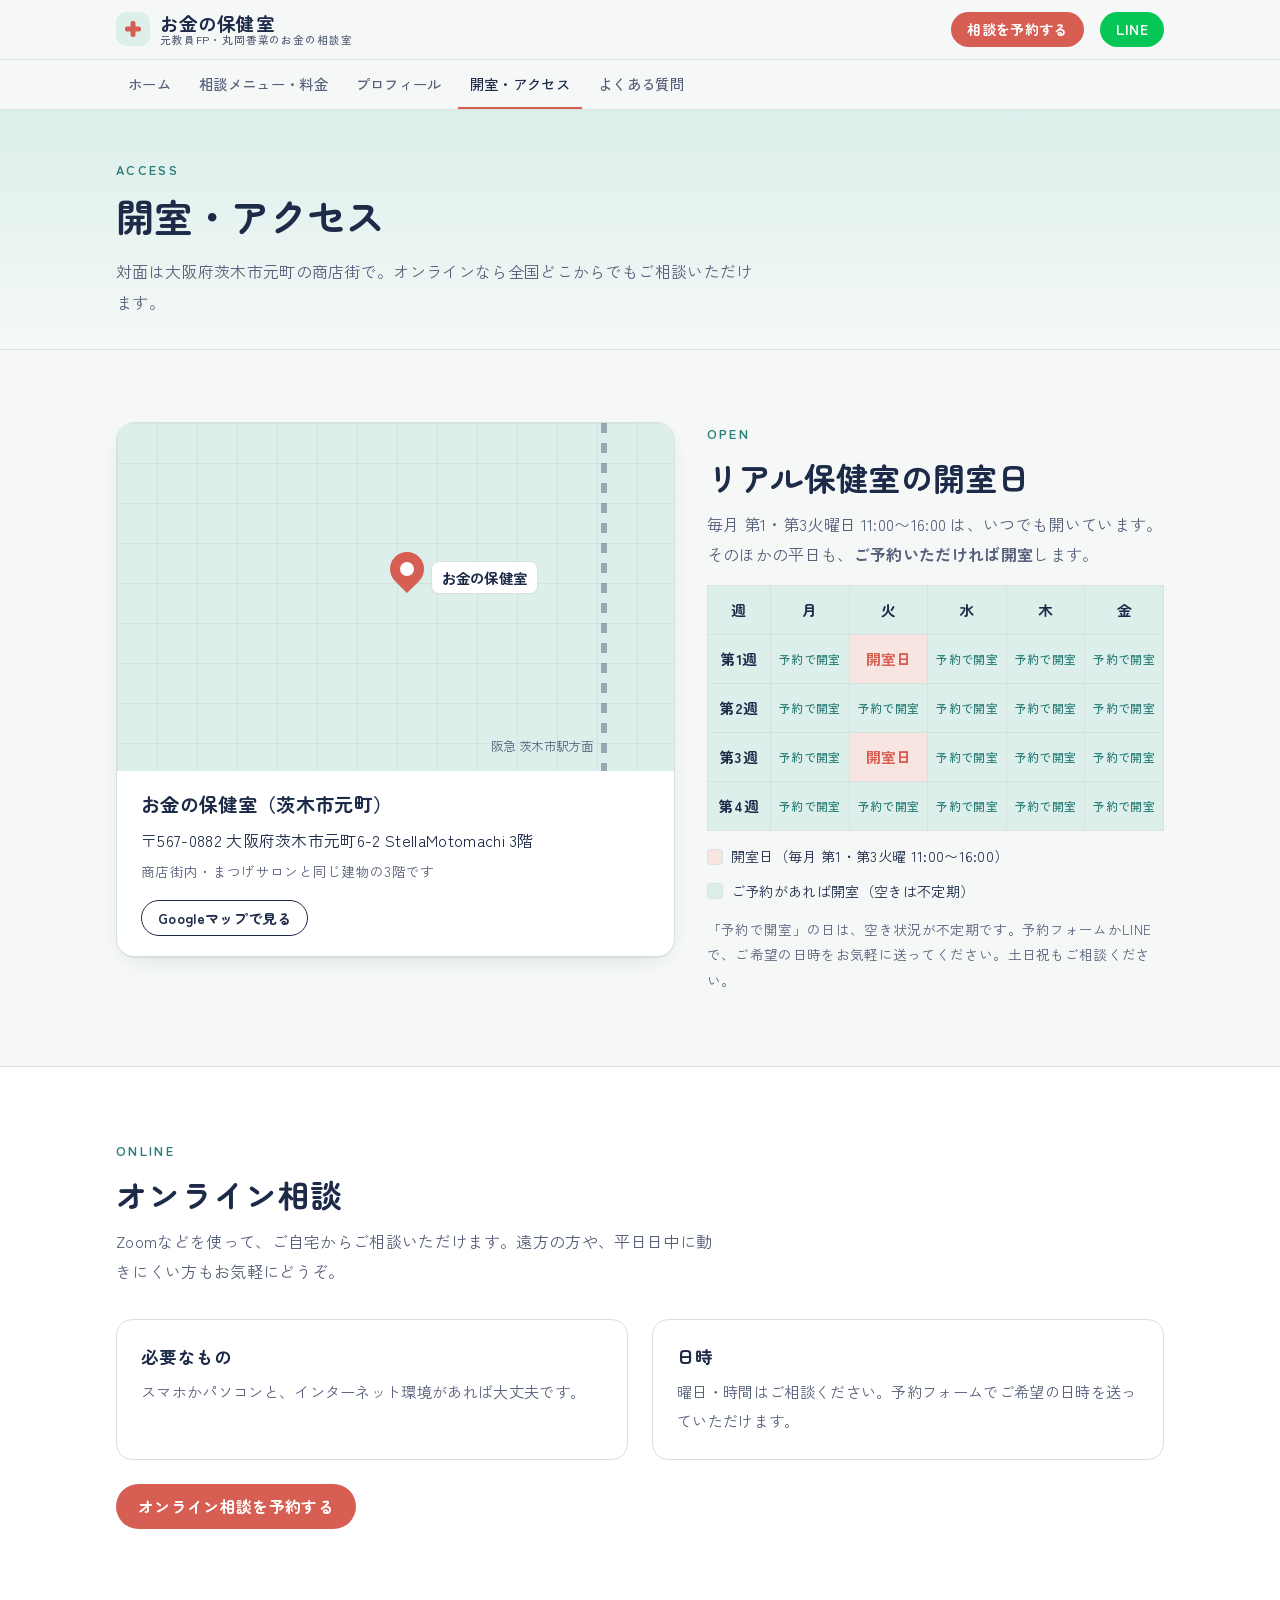
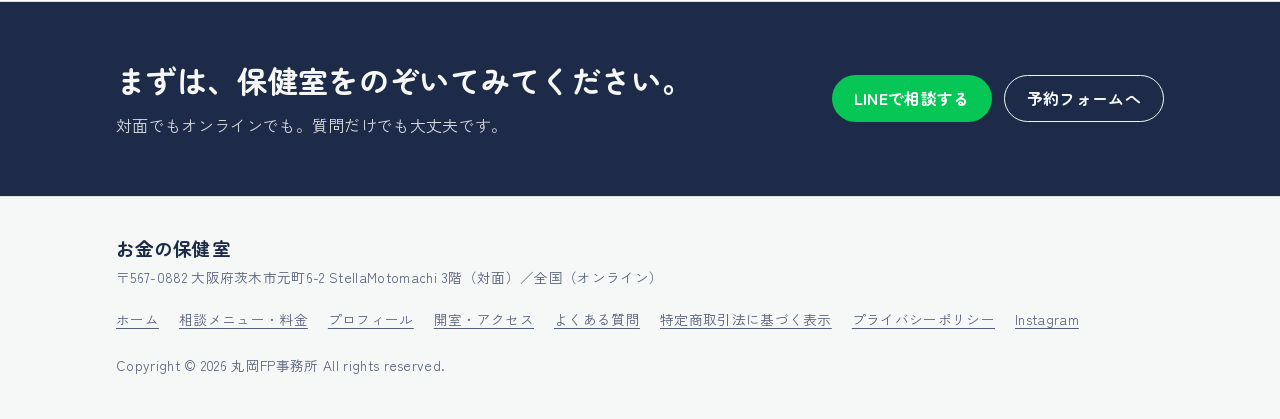
<file: access.html>
<!DOCTYPE html>
<html lang="ja">
<head>
<meta charset="utf-8">
<!-- Google tag (gtag.js) -->
<script async src="https://www.googletagmanager.com/gtag/js?id=G-31RWBDVB0P"></script>
<script>
  window.dataLayer = window.dataLayer || [];
  function gtag(){dataLayer.push(arguments);}
  gtag('js', new Date());
  gtag('config', 'G-31RWBDVB0P');
</script>
<meta name="viewport" content="width=device-width, initial-scale=1, viewport-fit=cover">
<meta name="claude:viewport-fit-sides" content="cover">
<title>開室・アクセス｜お金の保健室</title>
<meta name="description" content="リアル保健室は毎月第1・第3火曜11:00〜16:00、大阪府茨木市元町の商店街内で開室。オンライン相談は全国から受け付けています。">
<meta property="og:title" content="開室・アクセス｜お金の保健室">
<meta property="og:description" content="リアル保健室は毎月第1・第3火曜11:00〜16:00、大阪府茨木市元町の商店街内で開室。オンライン相談は全国から受け付けています。">
<meta property="og:type" content="website">
<meta property="og:image" content="https://okaneno-hokenshitsu.jp/img/kana-hero.jpg">
<link rel="canonical" href="https://okaneno-hokenshitsu.jp/access.html">
<script type="application/ld+json">
{"@context":"https://schema.org","@type":"FinancialService","name":"お金の保健室","alternateName":"丸岡FP事務所","url":"https://okaneno-hokenshitsu.jp/","image":"https://okaneno-hokenshitsu.jp/img/hero-card.jpg","description":"元教員のファイナンシャルプランナー・丸岡香菜によるお金の相談室。保険の見直し、家計の整え方、NISA・iDeCo、お金の不安のご相談に、対面とオンラインで対応しています。","address":{"@type":"PostalAddress","postalCode":"567-0882","addressRegion":"大阪府","addressLocality":"茨木市","streetAddress":"元町6-2 StellaMotomachi 3階","addressCountry":"JP"},"areaServed":[{"@type":"City","name":"茨木市"},{"@type":"Country","name":"日本"}],"founder":{"@type":"Person","name":"丸岡香菜","jobTitle":"ファイナンシャルプランナー","hasCredential":"2級ファイナンシャル・プランニング技能士"},"openingHoursSpecification":[{"@type":"OpeningHoursSpecification","dayOfWeek":"Tuesday","opens":"11:00","closes":"16:00","description":"毎月第1・第3火曜（そのほかの日はご予約で開室）"}],"sameAs":["https://www.instagram.com/kanatsu79/"]}
</script>
<link rel="preconnect" href="https://fonts.googleapis.com">
<link rel="preconnect" href="https://fonts.gstatic.com" crossorigin>
<link href="https://fonts.googleapis.com/css2?family=Klee+One:wght@600&family=Zen+Kaku+Gothic+New:wght@400;500;700&family=Zen+Maru+Gothic:wght@500;700;900&display=swap" rel="stylesheet">
<style>
/* レイアウト：保健室の掲示板。本文は左、掲示カードは右。罫線と先生の手書きメモで「教室の気配」を出す */
:root{
  --paper:#f5f8f7;      /* ミントを少し含んだ白 */
  --card:#ffffff;
  --ink:#1d2a48;        /* LPのネイビー */
  --ink-soft:#56607a;
  --rule:#d7e2df;
  --mint:#dcefeb;       /* 保健室のカーテン */
  --mint-deep:#2c7f78;
  --blush:#f8e4e0;      /* LPのピンク */
  --coral:#d65e52;      /* 強調・予約 */
  --coral-ink:#ffffff;
  --line-green:#06c755;
  --tape:rgba(214,94,82,.18);
  --shadow:0 1px 0 rgba(29,42,72,.06),0 8px 24px -14px rgba(29,42,72,.25);
  --f-display:"Zen Maru Gothic","Hiragino Maru Gothic ProN","Hiragino Sans",sans-serif;
  --f-body:"Zen Kaku Gothic New","Hiragino Sans","Yu Gothic",sans-serif;
  --f-hand:"Klee One","Zen Kaku Gothic New",cursive;
  --w:1080px;
}
@media (prefers-color-scheme: dark){:root:not([data-theme="light"]){
  --paper:#111821;--card:#18212c;--ink:#e8edf3;--ink-soft:#a6b0c0;--rule:#2a3644;
  --mint:#173033;--mint-deep:#7fd0c7;--blush:#2b1f22;--coral:#f0877b;--coral-ink:#1a0f0d;
  --tape:rgba(240,135,123,.22);--shadow:0 1px 0 rgba(0,0,0,.3),0 10px 28px -16px rgba(0,0,0,.6);color-scheme:dark}}
:root[data-theme="dark"]{
  --paper:#111821;--card:#18212c;--ink:#e8edf3;--ink-soft:#a6b0c0;--rule:#2a3644;
  --mint:#173033;--mint-deep:#7fd0c7;--blush:#2b1f22;--coral:#f0877b;--coral-ink:#1a0f0d;
  --tape:rgba(240,135,123,.22);--shadow:0 1px 0 rgba(0,0,0,.3),0 10px 28px -16px rgba(0,0,0,.6);color-scheme:dark}

*{box-sizing:border-box}
html{-webkit-text-size-adjust:100%}
body{margin:0;background:var(--paper);color:var(--ink);font-family:var(--f-body);font-size:16px;line-height:1.9;letter-spacing:.02em}
img{max-width:100%;height:auto;display:block}
a{color:var(--mint-deep);text-underline-offset:3px}
a:focus-visible,button:focus-visible{outline:3px solid var(--coral);outline-offset:3px;border-radius:6px}
.wrap{max-width:var(--w);margin:0 auto;padding-left:max(16px,env(safe-area-inset-left,0px));padding-right:max(16px,env(safe-area-inset-right,0px))}
h1,h2,h3{font-family:var(--f-display);line-height:1.45;text-wrap:balance;margin:0;font-weight:700}
h3{text-wrap:pretty;line-break:strict}
p{margin:0}
.hand{font-family:var(--f-hand);font-weight:600}
.eyebrow{font-family:var(--f-display);font-size:.8rem;letter-spacing:.18em;color:var(--mint-deep);font-weight:700}

/* header */
body::before{content:"";position:fixed;inset:0 0 auto;height:env(safe-area-inset-top,0px);z-index:30;background:var(--paper)}
.site-head{position:sticky;top:env(safe-area-inset-top,0px);z-index:20;background:color-mix(in srgb,var(--paper) 92%,transparent);backdrop-filter:blur(8px);border-bottom:1px solid var(--rule)}
.head-row{display:flex;align-items:center;gap:16px;padding-block:12px}
.logo{display:flex;align-items:center;gap:10px;text-decoration:none;color:var(--ink);margin-right:auto}
.logo-mark{width:34px;height:34px;border-radius:10px;background:var(--mint);display:grid;place-items:center;flex:none}
.logo-mark svg{width:18px;height:18px}
.logo-text{font-family:var(--f-display);font-weight:700;font-size:1.15rem;letter-spacing:.06em;line-height:1.2}
.logo-text small{display:block;font-family:var(--f-body);font-weight:500;font-size:.66rem;letter-spacing:.08em;color:var(--ink-soft)}
.btn{display:inline-flex;align-items:center;justify-content:center;gap:8px;font-family:var(--f-display);font-weight:700;text-decoration:none;border-radius:999px;padding:12px 22px;line-height:1.3;transition:transform .15s ease,box-shadow .15s ease}
.btn:hover{transform:translateY(-1px)}
.btn-coral{background:var(--coral);color:var(--coral-ink)}
.btn-line{background:var(--line-green);color:#fff}
.btn-ghost{background:transparent;color:var(--ink);border:1.5px solid var(--ink)}
.btn-sm{padding:8px 16px;font-size:.88rem}
.nav{border-top:1px solid var(--rule)}
.nav ul{list-style:none;margin:0;padding:0;display:flex;gap:4px;overflow-x:auto;scrollbar-width:none}
.nav ul::-webkit-scrollbar{display:none}
.nav a{display:block;white-space:nowrap;padding:10px 12px;font-size:.9rem;font-weight:500;color:var(--ink-soft);text-decoration:none;border-bottom:2px solid transparent}
.nav a[aria-current="page"]{color:var(--ink);border-bottom-color:var(--coral)}
.nav a:hover{color:var(--ink)}

/* page title (sub pages) */
.page-title{padding-block:48px 32px;border-bottom:1px solid var(--rule);background:linear-gradient(180deg,var(--mint) 0%,var(--paper) 100%)}
.page-title h1{font-size:clamp(1.7rem,4.5vw,2.4rem);margin-top:6px}
.page-title p{margin-top:12px;color:var(--ink-soft);max-width:40em}

section{padding-block:72px}
.sec-head{display:grid;gap:8px;margin-bottom:32px}
.sec-head h2{font-size:clamp(1.45rem,3.6vw,2rem)}
.sec-head p{color:var(--ink-soft);max-width:38em}
.alt{background:var(--card);border-block:1px solid var(--rule)}

/* hero */
.hero{padding-block:56px 72px;background:
  radial-gradient(900px 420px at 85% 10%,var(--blush),transparent 70%),
  radial-gradient(700px 380px at 0% 100%,var(--mint),transparent 70%)}
.hero-grid{display:grid;grid-template-columns:1fr 1.05fr;gap:40px;align-items:center}
.hero-card{margin:0;min-width:0}
.hero-card>img{width:100%;border-radius:18px;box-shadow:var(--shadow)}
.hero-card .open-card{margin:16px 0 0 auto}
.hero-copy{min-width:0}
.hero h1{font-size:clamp(2.4rem,7vw,4rem);font-weight:900;line-height:1.25;margin-top:14px;letter-spacing:.06em}
.hero .tagline{font-family:var(--f-display);font-weight:700;font-size:clamp(1.15rem,2.6vw,1.45rem);margin-top:12px;letter-spacing:.06em}
.hero h1 em{font-style:normal;color:var(--coral)}
.hero .lead{margin-top:20px;font-size:1.05rem;max-width:30em}
.hero .cta{display:flex;flex-wrap:wrap;gap:12px;margin-top:28px}
.hero-photo{position:relative;justify-self:center;width:min(230px,100%);margin:0}
.hero-photo .frame{background:var(--card);padding:10px 10px 44px;box-shadow:var(--shadow);transform:rotate(1.6deg);border-radius:4px}
.hero-photo .frame img{width:100%;aspect-ratio:4/5;object-fit:cover;object-position:50% 20%;border-radius:2px}
.hero-photo .frame figcaption{position:absolute;left:0;right:0;bottom:12px;text-align:center;font-family:var(--f-hand);font-weight:600;font-size:.95rem;color:var(--ink-soft)}
.hero-photo .frame::before{content:"";position:absolute;top:-12px;left:50%;width:96px;height:26px;transform:translateX(-50%) rotate(-3deg);background:var(--tape)}
.open-card{position:relative;margin:14px 0 0 -40px;width:max-content;max-width:calc(100% + 40px);background:var(--card);border:1px solid var(--rule);border-radius:14px;padding:14px 18px;box-shadow:var(--shadow);min-width:210px;transform:rotate(-2deg)}
.open-card .k{font-size:.72rem;letter-spacing:.14em;color:var(--mint-deep);font-weight:700}
.open-card .v{font-family:var(--f-display);font-weight:700;font-size:1.02rem;line-height:1.5}
.open-card .s{font-size:.8rem;color:var(--ink-soft)}

/* 問診票 */
.monshin{background:var(--card);border:1px solid var(--rule);border-radius:18px;box-shadow:var(--shadow);overflow:hidden}
.monshin-head{display:flex;flex-wrap:wrap;justify-content:space-between;gap:8px 24px;padding:16px 24px;background:var(--mint);font-family:var(--f-display);font-weight:700}
.monshin-head span{font-size:.85rem;color:var(--ink-soft);font-weight:500;font-family:var(--f-body)}
.monshin ul{list-style:none;margin:0;padding:8px 24px 4px;display:grid;grid-template-columns:repeat(2,minmax(0,1fr));column-gap:32px}
.monshin li{display:flex;gap:14px;align-items:flex-start;padding-block:14px;border-bottom:1px dashed var(--rule)}
.box{flex:none;width:22px;height:22px;margin-top:4px;border:2px solid var(--ink);border-radius:5px;position:relative}
.box::after{content:"";position:absolute;left:5px;top:0;width:7px;height:13px;border:solid var(--coral);border-width:0 3px 3px 0;transform:rotate(40deg)}
.monshin .note{padding:18px 24px 22px;font-size:1.15rem;color:var(--coral)}

/* promises */
.promises{display:grid;grid-template-columns:repeat(3,minmax(0,1fr));gap:20px}
.promise{background:var(--paper);border:1px solid var(--rule);border-radius:16px;padding:24px}
.promise .tag{display:inline-block;font-family:var(--f-display);font-weight:700;font-size:.78rem;letter-spacing:.12em;padding:2px 10px;border-radius:999px;background:var(--blush);color:var(--coral)}
.promise h3{font-size:1.2rem;margin-top:12px}
.promise p{margin-top:8px;font-size:.95rem;color:var(--ink-soft)}

/* 来室カード (menu) */
.menus{display:grid;grid-template-columns:repeat(2,minmax(0,1fr));gap:24px}
.menu{background:var(--card);border:1px solid var(--rule);border-radius:18px;box-shadow:var(--shadow);display:flex;flex-direction:column;overflow:hidden}
.menu-top{padding:22px 24px 16px;border-bottom:2px solid var(--ink)}
.menu-top .kind{font-size:.78rem;letter-spacing:.14em;font-weight:700;color:var(--mint-deep)}
.menu-top h3{font-size:1.4rem;margin-top:2px}
.menu-top p{margin-top:6px;font-size:.95rem;color:var(--ink-soft)}
.menu dl{margin:0;padding:6px 24px;display:grid;grid-template-columns:auto 1fr;flex:1}
.menu dt,.menu dd{padding-block:12px;border-bottom:1px solid var(--rule);margin:0}
.menu dt{font-size:.82rem;color:var(--ink-soft);padding-right:18px;white-space:nowrap}
.menu dd{font-weight:500}
.menu dd b{font-family:var(--f-display);font-size:1.25rem;font-variant-numeric:tabular-nums}
.menu .menu-cta{padding:18px 24px 22px}
.menu .menu-cta .btn{width:100%}
.menu.feature .menu-top{background:var(--blush)}
.price-note{margin-top:18px;font-size:.88rem;color:var(--ink-soft)}

/* gifts */
.gifts{display:grid;grid-template-columns:repeat(3,minmax(0,1fr));gap:24px}
.gift{min-width:0}
.gift img{width:100%;aspect-ratio:16/10;object-fit:cover;border-radius:14px}
.gift h3{font-size:1.15rem;margin-top:16px}
.gift p{margin-top:6px;font-size:.95rem;color:var(--ink-soft)}

/* voices */
.voices{display:grid;grid-template-columns:repeat(3,minmax(0,1fr));gap:20px}
.voice{background:var(--card);border:1px solid var(--rule);border-radius:16px;padding:24px;position:relative}
.voice .who{font-size:.8rem;font-weight:700;color:var(--mint-deep);letter-spacing:.08em}
.voice h3{font-size:1.08rem;margin-top:8px}
.voice p{margin-top:8px;font-size:.93rem;color:var(--ink-soft)}
.voice::before{content:"“";position:absolute;right:18px;top:2px;font-family:var(--f-display);font-size:3.4rem;line-height:1;color:var(--blush)}

/* featured voices */
.voice-features{display:grid;grid-template-columns:repeat(2,minmax(0,1fr));gap:24px;align-items:start}
.vf{background:var(--card);border:1px solid var(--rule);border-radius:18px;padding:28px;box-shadow:var(--shadow);min-width:0;position:relative}
.vf::before{content:"";position:absolute;top:-10px;left:28px;width:84px;height:22px;background:var(--tape);transform:rotate(-2deg)}
.vf-label{font-size:.78rem;font-weight:700;letter-spacing:.1em;color:var(--mint-deep)}
.vf-quote{font-family:var(--f-hand);font-weight:600;font-size:1.3rem;line-height:1.75;margin-top:10px}
.vf-tags{list-style:none;padding:0;margin:14px 0 0;display:flex;flex-wrap:wrap;gap:8px}
.vf-tags li{font-size:.8rem;font-weight:700;padding:3px 12px;border-radius:999px;background:var(--blush);color:var(--coral)}
.vf details{margin-top:18px;border-top:1px dashed var(--rule);padding-top:12px}
.vf summary{cursor:pointer;font-family:var(--f-display);font-weight:700;color:var(--mint-deep);list-style:none}
.vf summary::-webkit-details-marker{display:none}
.vf summary::after{content:" ＋"}
.vf details[open] summary::after{content:" －"}
.vf-qa{margin:12px 0 0}
.vf-qa dt{font-weight:700;font-size:.9rem;margin-top:14px}
.vf-qa dt::before{content:"Q. ";color:var(--coral)}
.vf-qa dd{margin:4px 0 0;font-size:.93rem;color:var(--ink-soft)}
/* profile teaser / profile page */
.prof{display:grid;grid-template-columns:260px 1fr;gap:40px;align-items:center}
.prof img{border-radius:16px;width:100%;height:auto}
.prof .role{font-size:.85rem;color:var(--ink-soft)}
.prof h2,.prof h3.name{font-size:1.8rem;margin-top:4px}
.prof .ruby{font-size:.85rem;color:var(--ink-soft);margin-left:10px;font-family:var(--f-body);font-weight:400}
.prof p.body{margin-top:14px;max-width:36em}
.prof .more{margin-top:20px}

.story{display:grid;grid-template-columns:1fr 200px;gap:48px;align-items:start}
.story-text{min-width:0;display:grid;gap:18px;max-width:38em}
.story-text h2{font-size:1.6rem}
.story img{border-radius:16px;width:100%;height:auto}
.pullquote{font-family:var(--f-hand);font-weight:600;font-size:1.3rem;line-height:1.8;color:var(--coral);border-left:3px solid var(--coral);padding-left:18px}
.facts{display:grid;grid-template-columns:auto 1fr;gap:0;border-top:1px solid var(--rule);max-width:44em}
.facts dt,.facts dd{margin:0;padding-block:14px;border-bottom:1px solid var(--rule)}
.facts dt{font-size:.85rem;color:var(--ink-soft);padding-right:24px;white-space:nowrap}

/* flow (時間割) */
.timetable{border:2px solid var(--ink);border-radius:16px;overflow:hidden;background:var(--card)}
.tt-row{display:grid;grid-template-columns:120px 1fr;border-bottom:1px solid var(--rule)}
.tt-row:last-child{border-bottom:none}
.tt-row .period{background:var(--mint);display:grid;place-items:center;text-align:center;font-family:var(--f-display);font-weight:700;padding:16px 8px;line-height:1.35}
.tt-row .period small{display:block;font-size:.72rem;font-family:var(--f-body);color:var(--ink-soft);font-weight:500;letter-spacing:.1em}
.tt-row .subject{padding:18px 22px;min-width:0}
.tt-row .subject h3{font-size:1.1rem}
.tt-row .subject p{font-size:.93rem;color:var(--ink-soft);margin-top:4px}

.themes{display:flex;flex-wrap:wrap;gap:10px}
.themes li{list-style:none;background:var(--card);border:1px solid var(--rule);border-radius:999px;padding:8px 16px;font-weight:500;font-size:.95rem}
.themes{padding:0;margin:0}

.info-grid{display:grid;grid-template-columns:repeat(2,minmax(0,1fr));gap:24px}
.info{background:var(--card);border:1px solid var(--rule);border-radius:16px;padding:24px}
.info h3{font-size:1.1rem}
.info p,.info li{font-size:.95rem;color:var(--ink-soft)}
.info p{margin-top:8px}
.info ul{margin:8px 0 0;padding-left:1.2em}

/* access */
.access{display:grid;grid-template-columns:1.1fr .9fr;gap:32px;align-items:start}
.map-card{background:var(--card);border:1px solid var(--rule);border-radius:18px;overflow:hidden;box-shadow:var(--shadow)}
.map-art{aspect-ratio:16/10;background:
  linear-gradient(var(--rule) 1px,transparent 1px) 0 0/40px 40px,
  linear-gradient(90deg,var(--rule) 1px,transparent 1px) 0 0/40px 40px,var(--mint);position:relative}
.map-art .pin{position:absolute;left:52%;top:42%;width:34px;height:34px;border-radius:50% 50% 50% 0;background:var(--coral);transform:translate(-50%,-50%) rotate(-45deg);box-shadow:var(--shadow)}
.map-art .pin::after{content:"";position:absolute;inset:10px;border-radius:50%;background:var(--card)}
.map-art .lbl{position:absolute;left:52%;top:42%;transform:translate(24px,-8px);background:var(--card);border:1px solid var(--rule);border-radius:8px;padding:2px 10px;font-family:var(--f-display);font-weight:700;font-size:.9rem;white-space:nowrap}
.map-art .rail{position:absolute;right:12%;top:0;bottom:0;width:6px;background:repeating-linear-gradient(var(--ink-soft) 0 10px,transparent 10px 20px);opacity:.5}
.map-art .rail-lbl{position:absolute;right:calc(12% + 14px);bottom:12px;font-size:.78rem;color:var(--ink-soft)}
.map-body{padding:20px 24px}
.schedule{width:100%;border-collapse:collapse;font-variant-numeric:tabular-nums}
.schedule th,.schedule td{border:1px solid var(--rule);padding:10px 8px;text-align:center;font-size:.92rem}
.schedule th{background:var(--mint);font-family:var(--f-display);font-weight:700}
.schedule td.on{background:var(--blush);font-weight:700;color:var(--coral)}
.schedule td.rsv{background:var(--mint);color:var(--mint-deep);font-size:.74rem;font-weight:500;padding:10px 4px}
.schedule th,.schedule td{white-space:nowrap}
.legend{display:flex;flex-wrap:wrap;gap:8px 18px;margin-top:12px;font-size:.88rem}
.legend span{display:inline-flex;align-items:center;gap:8px}
.legend i{width:16px;height:16px;border-radius:4px;display:inline-block;border:1px solid var(--rule)}
.legend .l-on{background:var(--blush)}.legend .l-rsv{background:var(--mint)}
.table-scroll{overflow-x:auto}

/* faq */
.faq{display:grid;gap:12px;max-width:52em}
.faq details{background:var(--card);border:1px solid var(--rule);border-radius:14px;padding:0 22px}
.faq summary{cursor:pointer;list-style:none;padding:18px 28px 18px 0;font-family:var(--f-display);font-weight:700;position:relative}
.faq summary::-webkit-details-marker{display:none}
.faq summary::before{content:"Q.";color:var(--coral);margin-right:10px}
.faq summary::after{content:"＋";position:absolute;right:0;top:18px;color:var(--ink-soft)}
.faq details[open] summary::after{content:"－"}
.faq .a{padding:0 0 20px;color:var(--ink-soft);font-size:.96rem}
.faq .a p+p{margin-top:8px}

/* CTA band */
.cta-band{background:var(--ink);color:var(--paper);padding-block:0}
.cta-band .wrap{padding-block:56px;display:grid;grid-template-columns:1fr auto;gap:24px;align-items:center}
.cta-band h2{font-size:clamp(1.4rem,3.4vw,1.9rem)}
.cta-band p{margin-top:8px;opacity:.85}
.cta-band .cta{display:flex;flex-wrap:wrap;gap:12px}
.cta-band .btn-ghost{color:var(--paper);border-color:var(--paper)}
:root[data-theme="dark"] .cta-band{background:#0b1118}
@media (prefers-color-scheme: dark){:root:not([data-theme="light"]) .cta-band{background:#0b1118}}

/* footer */
.site-foot{padding-block:40px;font-size:.85rem;color:var(--ink-soft);border-top:1px solid var(--rule)}
.foot-grid{display:flex;flex-wrap:wrap;gap:16px 40px;justify-content:space-between}
.foot-links{display:flex;flex-wrap:wrap;gap:8px 20px;list-style:none;margin:0;padding:0}
.foot-links a{color:var(--ink-soft)}
.small{font-size:.85rem;color:var(--ink-soft)}

@media (max-width:860px){
  .hero-grid,.prof,.story,.access,.cta-band .wrap{grid-template-columns:1fr}
  .hero-photo{margin-top:12px;margin-bottom:28px}
  .hero-card .open-card{margin:14px auto 0}
  .promises,.gifts,.voices,.voice-features{grid-template-columns:1fr}
  .menus,.info-grid{grid-template-columns:1fr}
  .monshin ul{grid-template-columns:1fr}
  .prof{gap:24px}.prof img{max-width:260px}
  .story img{max-width:180px}
  section{padding-block:56px}
  .head-row .btn-coral{display:none}
}
@media (max-width:480px){
  .tt-row{grid-template-columns:84px 1fr}
  .tt-row .subject{padding:14px 16px}
  .hero .cta .btn{flex:1 1 100%}
}
@media (prefers-reduced-motion:reduce){*{transition:none!important}}
</style>
</head>
<body>
<header class="site-head">
  <div class="wrap head-row">
    <a class="logo" href="index.html"><span class="logo-mark"><svg viewBox="0 0 18 18" aria-hidden="true"><rect x="6.5" y="1" width="5" height="16" rx="2" fill="var(--coral)"/><rect x="1" y="6.5" width="16" height="5" rx="2" fill="var(--coral)"/></svg></span><span class="logo-text">お金の保健室<small>元教員FP・丸岡香菜のお金の相談室</small></span></a>
    <a class="btn btn-coral btn-sm" href="https://maruchan-png.github.io/okane-hokenshitsu/#consult">相談を予約する</a>
    <a class="btn btn-line btn-sm" href="https://lin.ee/xOj835W">LINE</a>
  </div>
  <nav class="nav" aria-label="サイト内メニュー"><div class="wrap"><ul><li><a href="index.html">ホーム</a></li><li><a href="service.html">相談メニュー・料金</a></li><li><a href="profile.html">プロフィール</a></li><li><a href="access.html" aria-current="page">開室・アクセス</a></li><li><a href="faq.html">よくある質問</a></li></ul></div></nav>
</header>
<main>
<div class="page-title"><div class="wrap"><div class="eyebrow">ACCESS</div><h1>開室・アクセス</h1><p>対面は大阪府茨木市元町の商店街で。オンラインなら全国どこからでもご相談いただけます。</p></div></div>
<section>
  <div class="wrap access">
    <div class="map-card">
      <div class="map-art" role="img" aria-label="茨木市元町の位置のイメージ"><span class="rail"></span><span class="rail-lbl">阪急 茨木市駅方面</span><span class="pin"></span><span class="lbl">お金の保健室</span></div>
      <div class="map-body">
        <h3 style="font-size:1.2rem">お金の保健室（茨木市元町）</h3>
        <p style="margin-top:6px">〒567-0882 大阪府茨木市元町6-2 StellaMotomachi 3階<br><span class="small">商店街内・まつげサロンと同じ建物の3階です</span></p>
        <p style="margin-top:14px"><a class="btn btn-ghost btn-sm" href="https://www.google.com/maps/search/?api=1&query=%E3%81%8A%E9%87%91%E3%81%AE%E4%BF%9D%E5%81%A5%E5%AE%A4+%E8%8C%A8%E6%9C%A8%E5%B8%82%E5%85%83%E7%94%BA">Googleマップで見る</a></p>
      </div>
    </div>
    <div>
      <div class="sec-head" style="margin-bottom:16px"><div class="eyebrow">OPEN</div><h2>リアル保健室の開室日</h2><p>毎月 第1・第3火曜日 11:00〜16:00 は、いつでも開いています。<br>そのほかの平日も、<b>ご予約いただければ開室</b>します。</p></div>
      <div class="table-scroll">
        <table class="schedule" aria-label="開室曜日の早見表">
          <thead><tr><th scope="col">週</th><th scope="col">月</th><th scope="col">火</th><th scope="col">水</th><th scope="col">木</th><th scope="col">金</th></tr></thead>
          <tbody>
            <tr><th scope="row">第1週</th><td class="rsv">予約で開室</td><td class="on">開室日</td><td class="rsv">予約で開室</td><td class="rsv">予約で開室</td><td class="rsv">予約で開室</td></tr>
            <tr><th scope="row">第2週</th><td class="rsv">予約で開室</td><td class="rsv">予約で開室</td><td class="rsv">予約で開室</td><td class="rsv">予約で開室</td><td class="rsv">予約で開室</td></tr>
            <tr><th scope="row">第3週</th><td class="rsv">予約で開室</td><td class="on">開室日</td><td class="rsv">予約で開室</td><td class="rsv">予約で開室</td><td class="rsv">予約で開室</td></tr>
            <tr><th scope="row">第4週</th><td class="rsv">予約で開室</td><td class="rsv">予約で開室</td><td class="rsv">予約で開室</td><td class="rsv">予約で開室</td><td class="rsv">予約で開室</td></tr>
          </tbody>
        </table>
      </div>
      <div class="legend"><span><i class="l-on"></i>開室日（毎月 第1・第3火曜 11:00〜16:00）</span><span><i class="l-rsv"></i>ご予約があれば開室（空きは不定期）</span></div>
      <p class="small" style="margin-top:12px">「予約で開室」の日は、空き状況が不定期です。予約フォームかLINEで、ご希望の日時をお気軽に送ってください。土日祝もご相談ください。</p>
    </div>
  </div>
</section>

<section class="alt">
  <div class="wrap">
    <div class="sec-head"><div class="eyebrow">ONLINE</div><h2>オンライン相談</h2><p>Zoomなどを使って、ご自宅からご相談いただけます。遠方の方や、平日日中に動きにくい方もお気軽にどうぞ。</p></div>
    <div class="info-grid">
      <div class="info"><h3>必要なもの</h3><p>スマホかパソコンと、インターネット環境があれば大丈夫です。</p></div>
      <div class="info"><h3>日時</h3><p>曜日・時間はご相談ください。予約フォームでご希望の日時を送っていただけます。</p></div>
    </div>
    <p style="margin-top:24px"><a class="btn btn-coral" href="https://maruchan-png.github.io/okane-hokenshitsu/#consult">オンライン相談を予約する</a></p>
  </div>
</section>

</main>
<section class="cta-band" aria-label="ご予約・お問い合わせ">
  <div class="wrap">
    <div>
      <h2>まずは、保健室をのぞいてみてください。</h2>
      <p>対面でもオンラインでも。質問だけでも大丈夫です。</p>
    </div>
    <div class="cta">
      <a class="btn btn-line" href="https://lin.ee/xOj835W">LINEで相談する</a>
      <a class="btn btn-ghost" href="https://maruchan-png.github.io/okane-hokenshitsu/#consult">予約フォームへ</a>
    </div>
  </div>
</section>
<footer class="site-foot">
  <div class="wrap foot-grid">
    <div>
      <div class="logo-text" style="color:var(--ink)">お金の保健室</div>
      <p style="margin-top:6px">〒567-0882 大阪府茨木市元町6-2 StellaMotomachi 3階（対面）／全国（オンライン）</p>
    </div>
    <ul class="foot-links">
      <li><a href="index.html">ホーム</a></li><li><a href="service.html">相談メニュー・料金</a></li><li><a href="profile.html">プロフィール</a></li><li><a href="access.html">開室・アクセス</a></li><li><a href="faq.html">よくある質問</a></li>
      <li><a href="https://okaneno-hokenshitsu.jp/tokutei.html">特定商取引法に基づく表示</a></li>
      <li><a href="https://okaneno-hokenshitsu.jp/pri.html">プライバシーポリシー</a></li>
      <li><a href="https://www.instagram.com/kanatsu79/">Instagram</a></li>
    </ul>
  </div>
  <div class="wrap" style="margin-top:20px">Copyright &copy; 2026 丸岡FP事務所 All rights reserved.</div>
</footer>
</body>
</html>
</file>
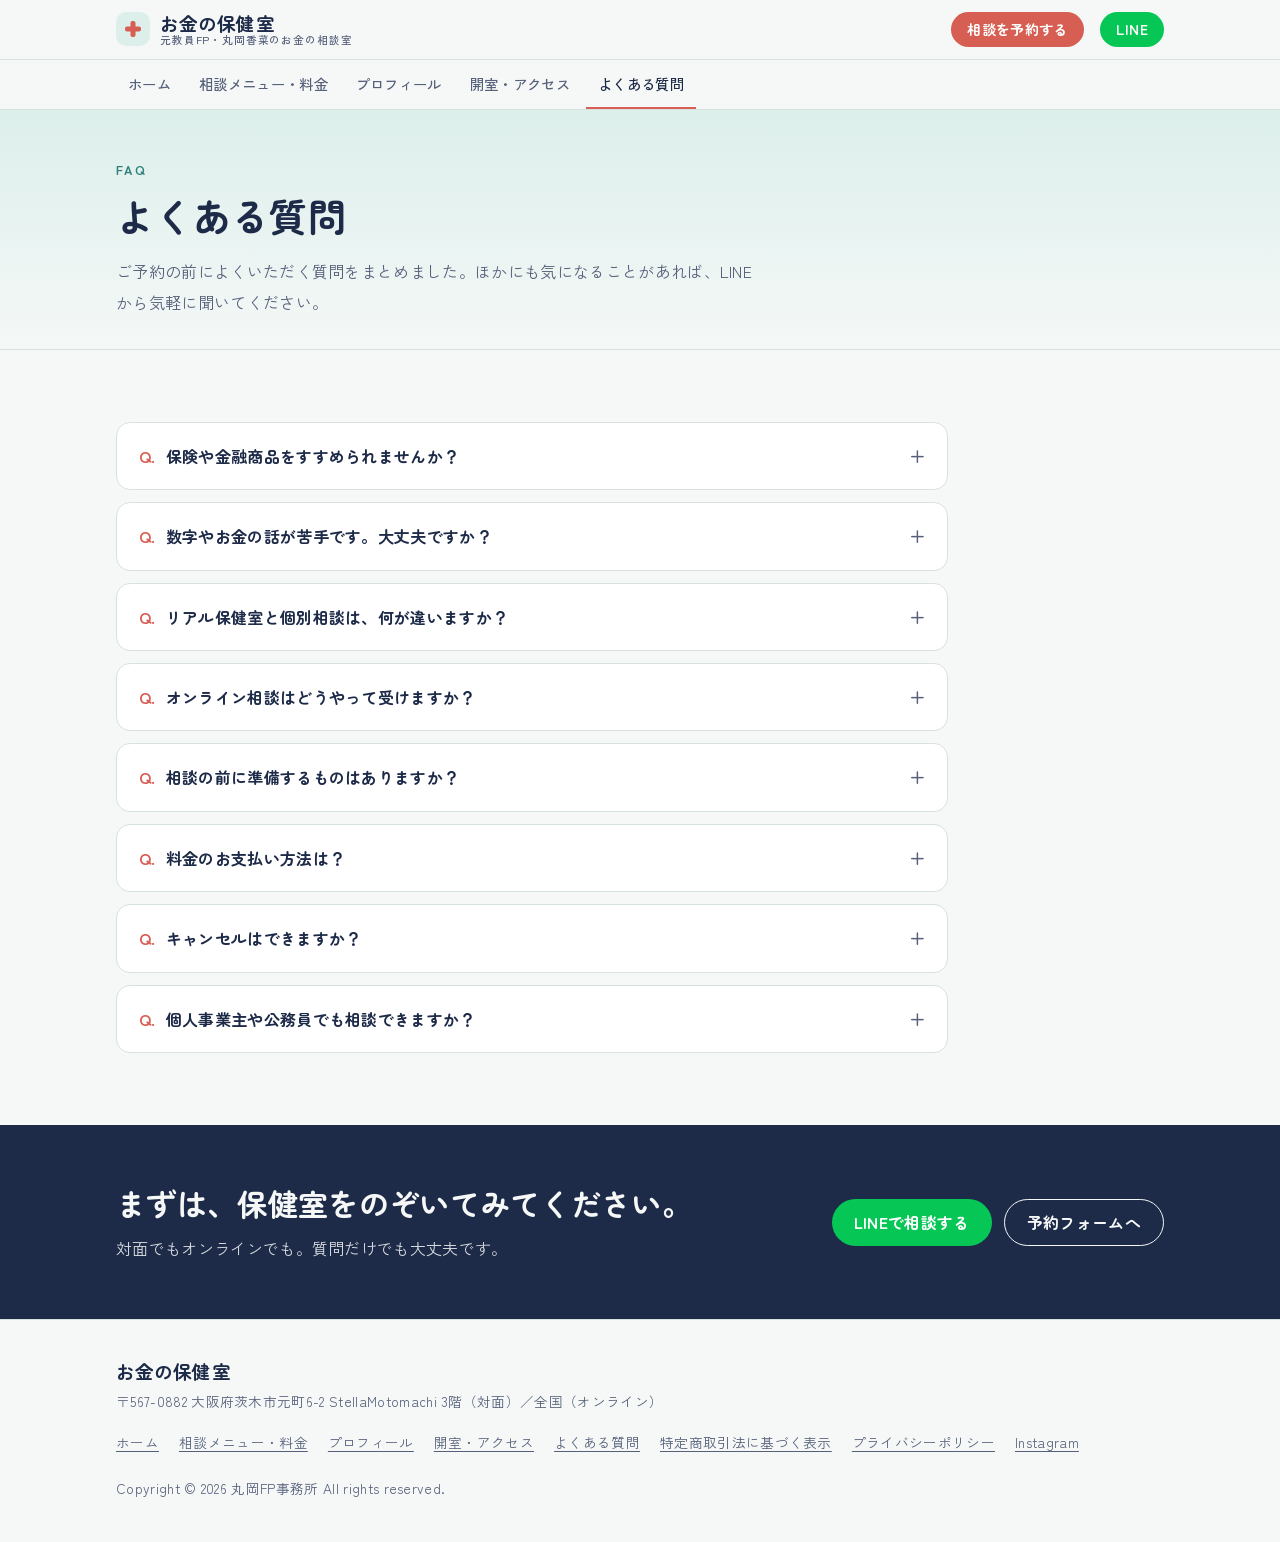
<file: faq.html>
<!DOCTYPE html>
<html lang="ja">
<head>
<meta charset="utf-8">
<!-- Google tag (gtag.js) -->
<script async src="https://www.googletagmanager.com/gtag/js?id=G-31RWBDVB0P"></script>
<script>
  window.dataLayer = window.dataLayer || [];
  function gtag(){dataLayer.push(arguments);}
  gtag('js', new Date());
  gtag('config', 'G-31RWBDVB0P');
</script>
<meta name="viewport" content="width=device-width, initial-scale=1, viewport-fit=cover">
<meta name="claude:viewport-fit-sides" content="cover">
<title>よくある質問｜お金の保健室</title>
<meta name="description" content="お金の保健室によくいただく質問。押し売りの心配、料金、オンライン相談、キャンセルについてなど。">
<meta property="og:title" content="よくある質問｜お金の保健室">
<meta property="og:description" content="お金の保健室によくいただく質問。押し売りの心配、料金、オンライン相談、キャンセルについてなど。">
<meta property="og:type" content="website">
<meta property="og:image" content="https://okaneno-hokenshitsu.jp/img/kana-hero.jpg">
<link rel="canonical" href="https://okaneno-hokenshitsu.jp/faq.html">
<script type="application/ld+json">
{"@context":"https://schema.org","@type":"FinancialService","name":"お金の保健室","alternateName":"丸岡FP事務所","url":"https://okaneno-hokenshitsu.jp/","image":"https://okaneno-hokenshitsu.jp/img/hero-card.jpg","description":"元教員のファイナンシャルプランナー・丸岡香菜によるお金の相談室。保険の見直し、家計の整え方、NISA・iDeCo、お金の不安のご相談に、対面とオンラインで対応しています。","address":{"@type":"PostalAddress","postalCode":"567-0882","addressRegion":"大阪府","addressLocality":"茨木市","streetAddress":"元町6-2 StellaMotomachi 3階","addressCountry":"JP"},"areaServed":[{"@type":"City","name":"茨木市"},{"@type":"Country","name":"日本"}],"founder":{"@type":"Person","name":"丸岡香菜","jobTitle":"ファイナンシャルプランナー","hasCredential":"2級ファイナンシャル・プランニング技能士"},"openingHoursSpecification":[{"@type":"OpeningHoursSpecification","dayOfWeek":"Tuesday","opens":"11:00","closes":"16:00","description":"毎月第1・第3火曜（そのほかの日はご予約で開室）"}],"sameAs":["https://www.instagram.com/kanatsu79/"]}
</script>
<link rel="preconnect" href="https://fonts.googleapis.com">
<link rel="preconnect" href="https://fonts.gstatic.com" crossorigin>
<link href="https://fonts.googleapis.com/css2?family=Klee+One:wght@600&family=Zen+Kaku+Gothic+New:wght@400;500;700&family=Zen+Maru+Gothic:wght@500;700;900&display=swap" rel="stylesheet">
<style>
/* レイアウト：保健室の掲示板。本文は左、掲示カードは右。罫線と先生の手書きメモで「教室の気配」を出す */
:root{
  --paper:#f5f8f7;      /* ミントを少し含んだ白 */
  --card:#ffffff;
  --ink:#1d2a48;        /* LPのネイビー */
  --ink-soft:#56607a;
  --rule:#d7e2df;
  --mint:#dcefeb;       /* 保健室のカーテン */
  --mint-deep:#2c7f78;
  --blush:#f8e4e0;      /* LPのピンク */
  --coral:#d65e52;      /* 強調・予約 */
  --coral-ink:#ffffff;
  --line-green:#06c755;
  --tape:rgba(214,94,82,.18);
  --shadow:0 1px 0 rgba(29,42,72,.06),0 8px 24px -14px rgba(29,42,72,.25);
  --f-display:"Zen Maru Gothic","Hiragino Maru Gothic ProN","Hiragino Sans",sans-serif;
  --f-body:"Zen Kaku Gothic New","Hiragino Sans","Yu Gothic",sans-serif;
  --f-hand:"Klee One","Zen Kaku Gothic New",cursive;
  --w:1080px;
}
@media (prefers-color-scheme: dark){:root:not([data-theme="light"]){
  --paper:#111821;--card:#18212c;--ink:#e8edf3;--ink-soft:#a6b0c0;--rule:#2a3644;
  --mint:#173033;--mint-deep:#7fd0c7;--blush:#2b1f22;--coral:#f0877b;--coral-ink:#1a0f0d;
  --tape:rgba(240,135,123,.22);--shadow:0 1px 0 rgba(0,0,0,.3),0 10px 28px -16px rgba(0,0,0,.6);color-scheme:dark}}
:root[data-theme="dark"]{
  --paper:#111821;--card:#18212c;--ink:#e8edf3;--ink-soft:#a6b0c0;--rule:#2a3644;
  --mint:#173033;--mint-deep:#7fd0c7;--blush:#2b1f22;--coral:#f0877b;--coral-ink:#1a0f0d;
  --tape:rgba(240,135,123,.22);--shadow:0 1px 0 rgba(0,0,0,.3),0 10px 28px -16px rgba(0,0,0,.6);color-scheme:dark}

*{box-sizing:border-box}
html{-webkit-text-size-adjust:100%}
body{margin:0;background:var(--paper);color:var(--ink);font-family:var(--f-body);font-size:16px;line-height:1.9;letter-spacing:.02em}
img{max-width:100%;height:auto;display:block}
a{color:var(--mint-deep);text-underline-offset:3px}
a:focus-visible,button:focus-visible{outline:3px solid var(--coral);outline-offset:3px;border-radius:6px}
.wrap{max-width:var(--w);margin:0 auto;padding-left:max(16px,env(safe-area-inset-left,0px));padding-right:max(16px,env(safe-area-inset-right,0px))}
h1,h2,h3{font-family:var(--f-display);line-height:1.45;text-wrap:balance;margin:0;font-weight:700}
h3{text-wrap:pretty;line-break:strict}
p{margin:0}
.hand{font-family:var(--f-hand);font-weight:600}
.eyebrow{font-family:var(--f-display);font-size:.8rem;letter-spacing:.18em;color:var(--mint-deep);font-weight:700}

/* header */
body::before{content:"";position:fixed;inset:0 0 auto;height:env(safe-area-inset-top,0px);z-index:30;background:var(--paper)}
.site-head{position:sticky;top:env(safe-area-inset-top,0px);z-index:20;background:color-mix(in srgb,var(--paper) 92%,transparent);backdrop-filter:blur(8px);border-bottom:1px solid var(--rule)}
.head-row{display:flex;align-items:center;gap:16px;padding-block:12px}
.logo{display:flex;align-items:center;gap:10px;text-decoration:none;color:var(--ink);margin-right:auto}
.logo-mark{width:34px;height:34px;border-radius:10px;background:var(--mint);display:grid;place-items:center;flex:none}
.logo-mark svg{width:18px;height:18px}
.logo-text{font-family:var(--f-display);font-weight:700;font-size:1.15rem;letter-spacing:.06em;line-height:1.2}
.logo-text small{display:block;font-family:var(--f-body);font-weight:500;font-size:.66rem;letter-spacing:.08em;color:var(--ink-soft)}
.btn{display:inline-flex;align-items:center;justify-content:center;gap:8px;font-family:var(--f-display);font-weight:700;text-decoration:none;border-radius:999px;padding:12px 22px;line-height:1.3;transition:transform .15s ease,box-shadow .15s ease}
.btn:hover{transform:translateY(-1px)}
.btn-coral{background:var(--coral);color:var(--coral-ink)}
.btn-line{background:var(--line-green);color:#fff}
.btn-ghost{background:transparent;color:var(--ink);border:1.5px solid var(--ink)}
.btn-sm{padding:8px 16px;font-size:.88rem}
.nav{border-top:1px solid var(--rule)}
.nav ul{list-style:none;margin:0;padding:0;display:flex;gap:4px;overflow-x:auto;scrollbar-width:none}
.nav ul::-webkit-scrollbar{display:none}
.nav a{display:block;white-space:nowrap;padding:10px 12px;font-size:.9rem;font-weight:500;color:var(--ink-soft);text-decoration:none;border-bottom:2px solid transparent}
.nav a[aria-current="page"]{color:var(--ink);border-bottom-color:var(--coral)}
.nav a:hover{color:var(--ink)}

/* page title (sub pages) */
.page-title{padding-block:48px 32px;border-bottom:1px solid var(--rule);background:linear-gradient(180deg,var(--mint) 0%,var(--paper) 100%)}
.page-title h1{font-size:clamp(1.7rem,4.5vw,2.4rem);margin-top:6px}
.page-title p{margin-top:12px;color:var(--ink-soft);max-width:40em}

section{padding-block:72px}
.sec-head{display:grid;gap:8px;margin-bottom:32px}
.sec-head h2{font-size:clamp(1.45rem,3.6vw,2rem)}
.sec-head p{color:var(--ink-soft);max-width:38em}
.alt{background:var(--card);border-block:1px solid var(--rule)}

/* hero */
.hero{padding-block:56px 72px;background:
  radial-gradient(900px 420px at 85% 10%,var(--blush),transparent 70%),
  radial-gradient(700px 380px at 0% 100%,var(--mint),transparent 70%)}
.hero-grid{display:grid;grid-template-columns:1fr 1.05fr;gap:40px;align-items:center}
.hero-card{margin:0;min-width:0}
.hero-card>img{width:100%;border-radius:18px;box-shadow:var(--shadow)}
.hero-card .open-card{margin:16px 0 0 auto}
.hero-copy{min-width:0}
.hero h1{font-size:clamp(2.4rem,7vw,4rem);font-weight:900;line-height:1.25;margin-top:14px;letter-spacing:.06em}
.hero .tagline{font-family:var(--f-display);font-weight:700;font-size:clamp(1.15rem,2.6vw,1.45rem);margin-top:12px;letter-spacing:.06em}
.hero h1 em{font-style:normal;color:var(--coral)}
.hero .lead{margin-top:20px;font-size:1.05rem;max-width:30em}
.hero .cta{display:flex;flex-wrap:wrap;gap:12px;margin-top:28px}
.hero-photo{position:relative;justify-self:center;width:min(230px,100%);margin:0}
.hero-photo .frame{background:var(--card);padding:10px 10px 44px;box-shadow:var(--shadow);transform:rotate(1.6deg);border-radius:4px}
.hero-photo .frame img{width:100%;aspect-ratio:4/5;object-fit:cover;object-position:50% 20%;border-radius:2px}
.hero-photo .frame figcaption{position:absolute;left:0;right:0;bottom:12px;text-align:center;font-family:var(--f-hand);font-weight:600;font-size:.95rem;color:var(--ink-soft)}
.hero-photo .frame::before{content:"";position:absolute;top:-12px;left:50%;width:96px;height:26px;transform:translateX(-50%) rotate(-3deg);background:var(--tape)}
.open-card{position:relative;margin:14px 0 0 -40px;width:max-content;max-width:calc(100% + 40px);background:var(--card);border:1px solid var(--rule);border-radius:14px;padding:14px 18px;box-shadow:var(--shadow);min-width:210px;transform:rotate(-2deg)}
.open-card .k{font-size:.72rem;letter-spacing:.14em;color:var(--mint-deep);font-weight:700}
.open-card .v{font-family:var(--f-display);font-weight:700;font-size:1.02rem;line-height:1.5}
.open-card .s{font-size:.8rem;color:var(--ink-soft)}

/* 問診票 */
.monshin{background:var(--card);border:1px solid var(--rule);border-radius:18px;box-shadow:var(--shadow);overflow:hidden}
.monshin-head{display:flex;flex-wrap:wrap;justify-content:space-between;gap:8px 24px;padding:16px 24px;background:var(--mint);font-family:var(--f-display);font-weight:700}
.monshin-head span{font-size:.85rem;color:var(--ink-soft);font-weight:500;font-family:var(--f-body)}
.monshin ul{list-style:none;margin:0;padding:8px 24px 4px;display:grid;grid-template-columns:repeat(2,minmax(0,1fr));column-gap:32px}
.monshin li{display:flex;gap:14px;align-items:flex-start;padding-block:14px;border-bottom:1px dashed var(--rule)}
.box{flex:none;width:22px;height:22px;margin-top:4px;border:2px solid var(--ink);border-radius:5px;position:relative}
.box::after{content:"";position:absolute;left:5px;top:0;width:7px;height:13px;border:solid var(--coral);border-width:0 3px 3px 0;transform:rotate(40deg)}
.monshin .note{padding:18px 24px 22px;font-size:1.15rem;color:var(--coral)}

/* promises */
.promises{display:grid;grid-template-columns:repeat(3,minmax(0,1fr));gap:20px}
.promise{background:var(--paper);border:1px solid var(--rule);border-radius:16px;padding:24px}
.promise .tag{display:inline-block;font-family:var(--f-display);font-weight:700;font-size:.78rem;letter-spacing:.12em;padding:2px 10px;border-radius:999px;background:var(--blush);color:var(--coral)}
.promise h3{font-size:1.2rem;margin-top:12px}
.promise p{margin-top:8px;font-size:.95rem;color:var(--ink-soft)}

/* 来室カード (menu) */
.menus{display:grid;grid-template-columns:repeat(2,minmax(0,1fr));gap:24px}
.menu{background:var(--card);border:1px solid var(--rule);border-radius:18px;box-shadow:var(--shadow);display:flex;flex-direction:column;overflow:hidden}
.menu-top{padding:22px 24px 16px;border-bottom:2px solid var(--ink)}
.menu-top .kind{font-size:.78rem;letter-spacing:.14em;font-weight:700;color:var(--mint-deep)}
.menu-top h3{font-size:1.4rem;margin-top:2px}
.menu-top p{margin-top:6px;font-size:.95rem;color:var(--ink-soft)}
.menu dl{margin:0;padding:6px 24px;display:grid;grid-template-columns:auto 1fr;flex:1}
.menu dt,.menu dd{padding-block:12px;border-bottom:1px solid var(--rule);margin:0}
.menu dt{font-size:.82rem;color:var(--ink-soft);padding-right:18px;white-space:nowrap}
.menu dd{font-weight:500}
.menu dd b{font-family:var(--f-display);font-size:1.25rem;font-variant-numeric:tabular-nums}
.menu .menu-cta{padding:18px 24px 22px}
.menu .menu-cta .btn{width:100%}
.menu.feature .menu-top{background:var(--blush)}
.price-note{margin-top:18px;font-size:.88rem;color:var(--ink-soft)}

/* gifts */
.gifts{display:grid;grid-template-columns:repeat(3,minmax(0,1fr));gap:24px}
.gift{min-width:0}
.gift img{width:100%;aspect-ratio:16/10;object-fit:cover;border-radius:14px}
.gift h3{font-size:1.15rem;margin-top:16px}
.gift p{margin-top:6px;font-size:.95rem;color:var(--ink-soft)}

/* voices */
.voices{display:grid;grid-template-columns:repeat(3,minmax(0,1fr));gap:20px}
.voice{background:var(--card);border:1px solid var(--rule);border-radius:16px;padding:24px;position:relative}
.voice .who{font-size:.8rem;font-weight:700;color:var(--mint-deep);letter-spacing:.08em}
.voice h3{font-size:1.08rem;margin-top:8px}
.voice p{margin-top:8px;font-size:.93rem;color:var(--ink-soft)}
.voice::before{content:"“";position:absolute;right:18px;top:2px;font-family:var(--f-display);font-size:3.4rem;line-height:1;color:var(--blush)}

/* featured voices */
.voice-features{display:grid;grid-template-columns:repeat(2,minmax(0,1fr));gap:24px;align-items:start}
.vf{background:var(--card);border:1px solid var(--rule);border-radius:18px;padding:28px;box-shadow:var(--shadow);min-width:0;position:relative}
.vf::before{content:"";position:absolute;top:-10px;left:28px;width:84px;height:22px;background:var(--tape);transform:rotate(-2deg)}
.vf-label{font-size:.78rem;font-weight:700;letter-spacing:.1em;color:var(--mint-deep)}
.vf-quote{font-family:var(--f-hand);font-weight:600;font-size:1.3rem;line-height:1.75;margin-top:10px}
.vf-tags{list-style:none;padding:0;margin:14px 0 0;display:flex;flex-wrap:wrap;gap:8px}
.vf-tags li{font-size:.8rem;font-weight:700;padding:3px 12px;border-radius:999px;background:var(--blush);color:var(--coral)}
.vf details{margin-top:18px;border-top:1px dashed var(--rule);padding-top:12px}
.vf summary{cursor:pointer;font-family:var(--f-display);font-weight:700;color:var(--mint-deep);list-style:none}
.vf summary::-webkit-details-marker{display:none}
.vf summary::after{content:" ＋"}
.vf details[open] summary::after{content:" －"}
.vf-qa{margin:12px 0 0}
.vf-qa dt{font-weight:700;font-size:.9rem;margin-top:14px}
.vf-qa dt::before{content:"Q. ";color:var(--coral)}
.vf-qa dd{margin:4px 0 0;font-size:.93rem;color:var(--ink-soft)}
/* profile teaser / profile page */
.prof{display:grid;grid-template-columns:260px 1fr;gap:40px;align-items:center}
.prof img{border-radius:16px;width:100%;height:auto}
.prof .role{font-size:.85rem;color:var(--ink-soft)}
.prof h2,.prof h3.name{font-size:1.8rem;margin-top:4px}
.prof .ruby{font-size:.85rem;color:var(--ink-soft);margin-left:10px;font-family:var(--f-body);font-weight:400}
.prof p.body{margin-top:14px;max-width:36em}
.prof .more{margin-top:20px}

.story{display:grid;grid-template-columns:1fr 200px;gap:48px;align-items:start}
.story-text{min-width:0;display:grid;gap:18px;max-width:38em}
.story-text h2{font-size:1.6rem}
.story img{border-radius:16px;width:100%;height:auto}
.pullquote{font-family:var(--f-hand);font-weight:600;font-size:1.3rem;line-height:1.8;color:var(--coral);border-left:3px solid var(--coral);padding-left:18px}
.facts{display:grid;grid-template-columns:auto 1fr;gap:0;border-top:1px solid var(--rule);max-width:44em}
.facts dt,.facts dd{margin:0;padding-block:14px;border-bottom:1px solid var(--rule)}
.facts dt{font-size:.85rem;color:var(--ink-soft);padding-right:24px;white-space:nowrap}

/* flow (時間割) */
.timetable{border:2px solid var(--ink);border-radius:16px;overflow:hidden;background:var(--card)}
.tt-row{display:grid;grid-template-columns:120px 1fr;border-bottom:1px solid var(--rule)}
.tt-row:last-child{border-bottom:none}
.tt-row .period{background:var(--mint);display:grid;place-items:center;text-align:center;font-family:var(--f-display);font-weight:700;padding:16px 8px;line-height:1.35}
.tt-row .period small{display:block;font-size:.72rem;font-family:var(--f-body);color:var(--ink-soft);font-weight:500;letter-spacing:.1em}
.tt-row .subject{padding:18px 22px;min-width:0}
.tt-row .subject h3{font-size:1.1rem}
.tt-row .subject p{font-size:.93rem;color:var(--ink-soft);margin-top:4px}

.themes{display:flex;flex-wrap:wrap;gap:10px}
.themes li{list-style:none;background:var(--card);border:1px solid var(--rule);border-radius:999px;padding:8px 16px;font-weight:500;font-size:.95rem}
.themes{padding:0;margin:0}

.info-grid{display:grid;grid-template-columns:repeat(2,minmax(0,1fr));gap:24px}
.info{background:var(--card);border:1px solid var(--rule);border-radius:16px;padding:24px}
.info h3{font-size:1.1rem}
.info p,.info li{font-size:.95rem;color:var(--ink-soft)}
.info p{margin-top:8px}
.info ul{margin:8px 0 0;padding-left:1.2em}

/* access */
.access{display:grid;grid-template-columns:1.1fr .9fr;gap:32px;align-items:start}
.map-card{background:var(--card);border:1px solid var(--rule);border-radius:18px;overflow:hidden;box-shadow:var(--shadow)}
.map-art{aspect-ratio:16/10;background:
  linear-gradient(var(--rule) 1px,transparent 1px) 0 0/40px 40px,
  linear-gradient(90deg,var(--rule) 1px,transparent 1px) 0 0/40px 40px,var(--mint);position:relative}
.map-art .pin{position:absolute;left:52%;top:42%;width:34px;height:34px;border-radius:50% 50% 50% 0;background:var(--coral);transform:translate(-50%,-50%) rotate(-45deg);box-shadow:var(--shadow)}
.map-art .pin::after{content:"";position:absolute;inset:10px;border-radius:50%;background:var(--card)}
.map-art .lbl{position:absolute;left:52%;top:42%;transform:translate(24px,-8px);background:var(--card);border:1px solid var(--rule);border-radius:8px;padding:2px 10px;font-family:var(--f-display);font-weight:700;font-size:.9rem;white-space:nowrap}
.map-art .rail{position:absolute;right:12%;top:0;bottom:0;width:6px;background:repeating-linear-gradient(var(--ink-soft) 0 10px,transparent 10px 20px);opacity:.5}
.map-art .rail-lbl{position:absolute;right:calc(12% + 14px);bottom:12px;font-size:.78rem;color:var(--ink-soft)}
.map-body{padding:20px 24px}
.schedule{width:100%;border-collapse:collapse;font-variant-numeric:tabular-nums}
.schedule th,.schedule td{border:1px solid var(--rule);padding:10px 8px;text-align:center;font-size:.92rem}
.schedule th{background:var(--mint);font-family:var(--f-display);font-weight:700}
.schedule td.on{background:var(--blush);font-weight:700;color:var(--coral)}
.schedule td.rsv{background:var(--mint);color:var(--mint-deep);font-size:.74rem;font-weight:500;padding:10px 4px}
.schedule th,.schedule td{white-space:nowrap}
.legend{display:flex;flex-wrap:wrap;gap:8px 18px;margin-top:12px;font-size:.88rem}
.legend span{display:inline-flex;align-items:center;gap:8px}
.legend i{width:16px;height:16px;border-radius:4px;display:inline-block;border:1px solid var(--rule)}
.legend .l-on{background:var(--blush)}.legend .l-rsv{background:var(--mint)}
.table-scroll{overflow-x:auto}

/* faq */
.faq{display:grid;gap:12px;max-width:52em}
.faq details{background:var(--card);border:1px solid var(--rule);border-radius:14px;padding:0 22px}
.faq summary{cursor:pointer;list-style:none;padding:18px 28px 18px 0;font-family:var(--f-display);font-weight:700;position:relative}
.faq summary::-webkit-details-marker{display:none}
.faq summary::before{content:"Q.";color:var(--coral);margin-right:10px}
.faq summary::after{content:"＋";position:absolute;right:0;top:18px;color:var(--ink-soft)}
.faq details[open] summary::after{content:"－"}
.faq .a{padding:0 0 20px;color:var(--ink-soft);font-size:.96rem}
.faq .a p+p{margin-top:8px}

/* CTA band */
.cta-band{background:var(--ink);color:var(--paper);padding-block:0}
.cta-band .wrap{padding-block:56px;display:grid;grid-template-columns:1fr auto;gap:24px;align-items:center}
.cta-band h2{font-size:clamp(1.4rem,3.4vw,1.9rem)}
.cta-band p{margin-top:8px;opacity:.85}
.cta-band .cta{display:flex;flex-wrap:wrap;gap:12px}
.cta-band .btn-ghost{color:var(--paper);border-color:var(--paper)}
:root[data-theme="dark"] .cta-band{background:#0b1118}
@media (prefers-color-scheme: dark){:root:not([data-theme="light"]) .cta-band{background:#0b1118}}

/* footer */
.site-foot{padding-block:40px;font-size:.85rem;color:var(--ink-soft);border-top:1px solid var(--rule)}
.foot-grid{display:flex;flex-wrap:wrap;gap:16px 40px;justify-content:space-between}
.foot-links{display:flex;flex-wrap:wrap;gap:8px 20px;list-style:none;margin:0;padding:0}
.foot-links a{color:var(--ink-soft)}
.small{font-size:.85rem;color:var(--ink-soft)}

@media (max-width:860px){
  .hero-grid,.prof,.story,.access,.cta-band .wrap{grid-template-columns:1fr}
  .hero-photo{margin-top:12px;margin-bottom:28px}
  .hero-card .open-card{margin:14px auto 0}
  .promises,.gifts,.voices,.voice-features{grid-template-columns:1fr}
  .menus,.info-grid{grid-template-columns:1fr}
  .monshin ul{grid-template-columns:1fr}
  .prof{gap:24px}.prof img{max-width:260px}
  .story img{max-width:180px}
  section{padding-block:56px}
  .head-row .btn-coral{display:none}
}
@media (max-width:480px){
  .tt-row{grid-template-columns:84px 1fr}
  .tt-row .subject{padding:14px 16px}
  .hero .cta .btn{flex:1 1 100%}
}
@media (prefers-reduced-motion:reduce){*{transition:none!important}}
</style>
</head>
<body>
<header class="site-head">
  <div class="wrap head-row">
    <a class="logo" href="index.html"><span class="logo-mark"><svg viewBox="0 0 18 18" aria-hidden="true"><rect x="6.5" y="1" width="5" height="16" rx="2" fill="var(--coral)"/><rect x="1" y="6.5" width="16" height="5" rx="2" fill="var(--coral)"/></svg></span><span class="logo-text">お金の保健室<small>元教員FP・丸岡香菜のお金の相談室</small></span></a>
    <a class="btn btn-coral btn-sm" href="https://maruchan-png.github.io/okane-hokenshitsu/#consult">相談を予約する</a>
    <a class="btn btn-line btn-sm" href="https://lin.ee/xOj835W">LINE</a>
  </div>
  <nav class="nav" aria-label="サイト内メニュー"><div class="wrap"><ul><li><a href="index.html">ホーム</a></li><li><a href="service.html">相談メニュー・料金</a></li><li><a href="profile.html">プロフィール</a></li><li><a href="access.html">開室・アクセス</a></li><li><a href="faq.html" aria-current="page">よくある質問</a></li></ul></div></nav>
</header>
<main>
<div class="page-title"><div class="wrap"><div class="eyebrow">FAQ</div><h1>よくある質問</h1><p>ご予約の前によくいただく質問をまとめました。ほかにも気になることがあれば、LINEから気軽に聞いてください。</p></div></div>
<section>
  <div class="wrap">
    <div class="faq">
      <details><summary>保険や金融商品をすすめられませんか？</summary><div class="a"><p>押し売りはしません。あなたの暮らしに合うかどうかを、いちばんに考えます。</p><p>提携している専門家や金融機関をご紹介することもありますが、その場合は紹介先や、紹介によって報酬を受け取ることがあるかどうかも含めて、事前にご説明します。お断りいただいても大丈夫です。</p></div></details>
      <details><summary>数字やお金の話が苦手です。大丈夫ですか？</summary><div class="a"><p>大丈夫です。元教員として、専門用語を使わずに「わかった！」と思えるまでていねいにお話しします。</p></div></details>
      <details><summary>リアル保健室と個別相談は、何が違いますか？</summary><div class="a"><p>リアル保健室は、茨木市の商店街で第1・第3火曜に開く60分の相談です。気軽に疑問を話したい方に向いています。</p><p>個別相談は、ご都合に合わせて日時を決め、初回90分でじっくりお話を伺います。オンラインも選べます。迷ったら個別相談がおすすめです。</p></div></details>
      <details><summary>オンライン相談はどうやって受けますか？</summary><div class="a"><p>Zoomなどのビデオ通話を使います。スマホかパソコンがあれば、ご自宅から参加できます。</p></div></details>
      <details><summary>相談の前に準備するものはありますか？</summary><div class="a"><p>なくても大丈夫です。保険証券や、毎月の支出がわかるメモなどがあると、より具体的にお話しできます。</p></div></details>
      <details><summary>料金のお支払い方法は？</summary><div class="a"><p>クレジットカード、銀行振込、PayPayからお選びいただけます。</p></div></details>
      <details><summary>キャンセルはできますか？</summary><div class="a"><p>日時の変更は、できるだけお早めにご連絡ください。日時の確定後、当日キャンセルの場合は、相談料と同額をお支払いいただいています。</p></div></details>
      <details><summary>個人事業主や公務員でも相談できますか？</summary><div class="a"><p>はい。個人事業主、主婦、公務員の方からのご相談を多くいただいています。</p></div></details>
    </div>
  </div>
</section>

</main>
<section class="cta-band" aria-label="ご予約・お問い合わせ">
  <div class="wrap">
    <div>
      <h2>まずは、保健室をのぞいてみてください。</h2>
      <p>対面でもオンラインでも。質問だけでも大丈夫です。</p>
    </div>
    <div class="cta">
      <a class="btn btn-line" href="https://lin.ee/xOj835W">LINEで相談する</a>
      <a class="btn btn-ghost" href="https://maruchan-png.github.io/okane-hokenshitsu/#consult">予約フォームへ</a>
    </div>
  </div>
</section>
<footer class="site-foot">
  <div class="wrap foot-grid">
    <div>
      <div class="logo-text" style="color:var(--ink)">お金の保健室</div>
      <p style="margin-top:6px">〒567-0882 大阪府茨木市元町6-2 StellaMotomachi 3階（対面）／全国（オンライン）</p>
    </div>
    <ul class="foot-links">
      <li><a href="index.html">ホーム</a></li><li><a href="service.html">相談メニュー・料金</a></li><li><a href="profile.html">プロフィール</a></li><li><a href="access.html">開室・アクセス</a></li><li><a href="faq.html">よくある質問</a></li>
      <li><a href="https://okaneno-hokenshitsu.jp/tokutei.html">特定商取引法に基づく表示</a></li>
      <li><a href="https://okaneno-hokenshitsu.jp/pri.html">プライバシーポリシー</a></li>
      <li><a href="https://www.instagram.com/kanatsu79/">Instagram</a></li>
    </ul>
  </div>
  <div class="wrap" style="margin-top:20px">Copyright &copy; 2026 丸岡FP事務所 All rights reserved.</div>
</footer>
</body>
</html>
</file>
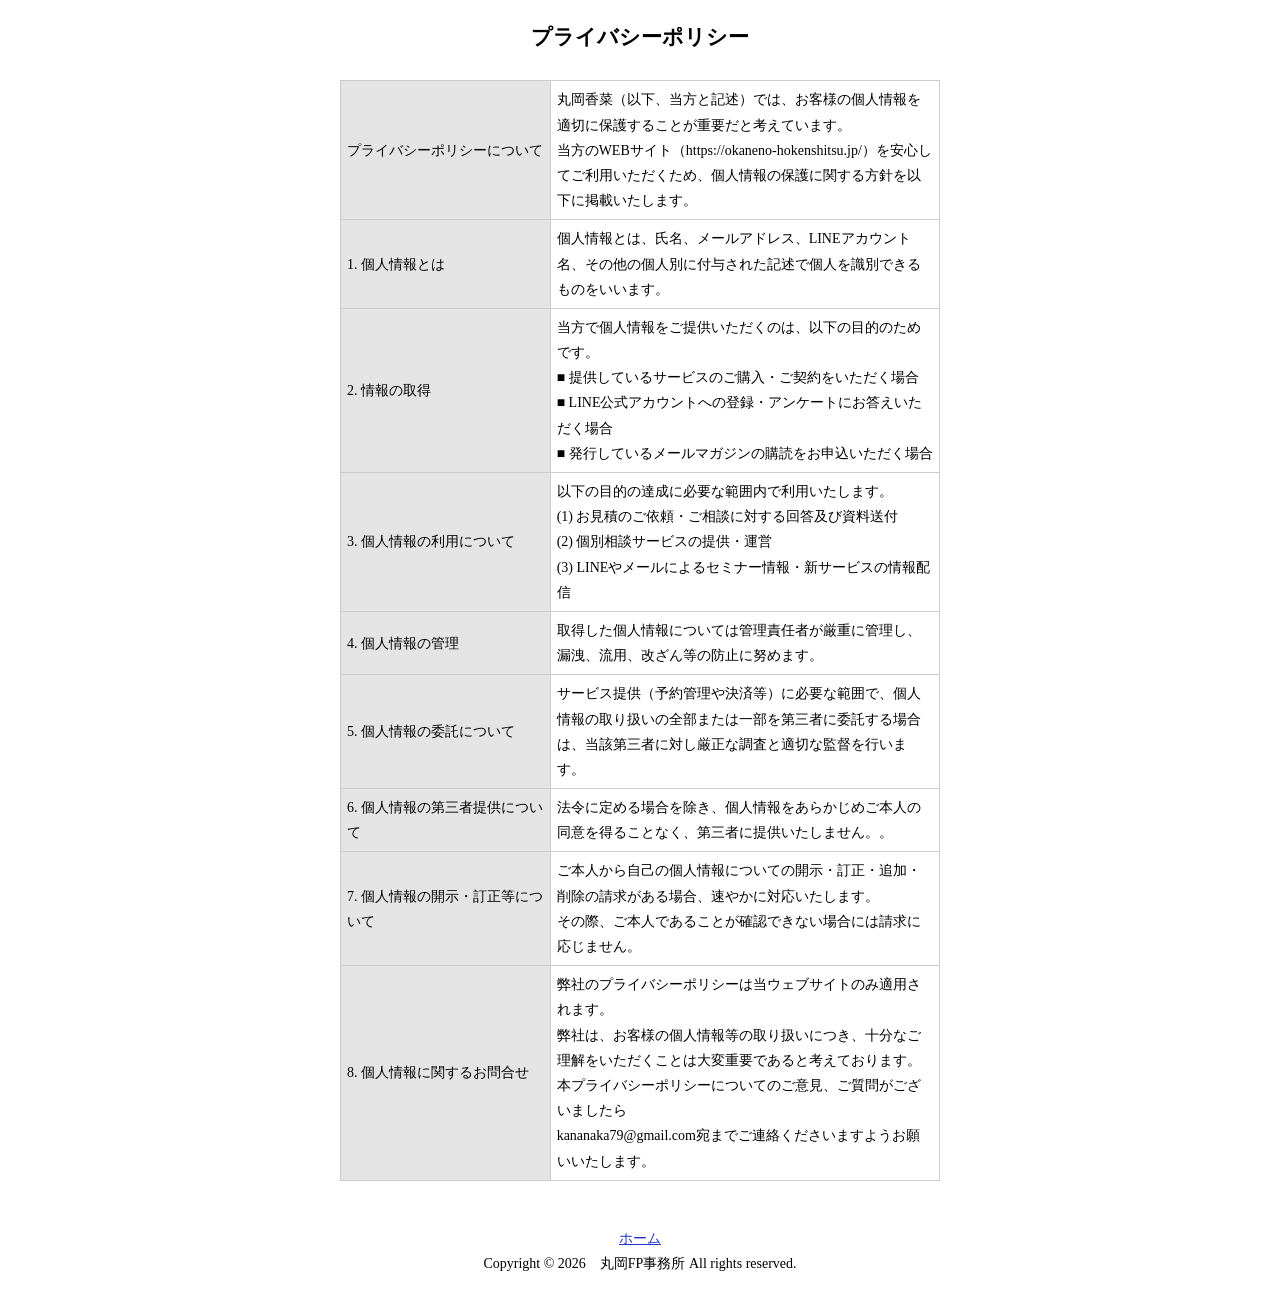
<file: pri.html>
<!DOCTYPE html PUBLIC "-//W3C//DTD XHTML 1.0 Transitional//EN" "http://www.w3.org/TR/xhtml1/DTD/xhtml1-transitional.dtd">
<html xmlns="http://www.w3.org/1999/xhtml">
<head>
<!-- Google tag (gtag.js) -->
<script async src="https://www.googletagmanager.com/gtag/js?id=G-31RWBDVB0P"></script>
<script>
  window.dataLayer = window.dataLayer || [];
  function gtag(){dataLayer.push(arguments);}
  gtag('js', new Date());

  gtag('config', 'G-31RWBDVB0P');
</script>

<meta http-equiv="Content-Type" content="text/html; charset=UTF-8">
<meta http-equiv="Content-Script-Type" content="text/javascript">
<meta name="Description" content="">
<meta name="Keywords" content="">
<meta http-equiv="Content-Style-Type" content="text/css">
<meta name="robots" content="noindex,nofollow"><title>プライバシーポリシー</title>
<link href="css/basic_style2.css" rel="stylesheet" type="text/css" />
</head>


<body style="background-image:none;">
<div id="wrap">
<div id="container">
<br />
<h2 style="text-align:center">プライバシーポリシー</h2>
<table cellpadding="0" cellspacing="0" title="プライバシーポリシー" style="font-size:12px;" class="tb01">
	
<tr>
<td class="title">プライバシーポリシーについて</td>
<td>丸岡香菜（以下、当方と記述）では、お客様の個人情報を適切に保護することが重要だと考えています。<br>当方のWEBサイト（https://okaneno-hokenshitsu.jp/）を安心してご利用いただくため、個人情報の保護に関する方針を以下に掲載いたします。
</td>
</tr>


<tr>
<td class="title">1. 個人情報とは</td>
<td>
<!-- SALES_SHOP_Address -->個人情報とは、氏名、メールアドレス、LINEアカウント名、その他の個人別に付与された記述で個人を識別できるものをいいます。
</td>
</tr>

<tr>
<td class="title">2. 情報の取得</td>
<td>当方で個人情報をご提供いただくのは、以下の目的のためです。<br>
■ 提供しているサービスのご購入・ご契約をいただく場合<br>
■ LINE公式アカウントへの登録・アンケートにお答えいただく場合<br>
■ 発行しているメールマガジンの購読をお申込いただく場合<br>
 </td>
</tr>

<tr>
<td class="title">3. 個人情報の利用について</td>
<td>以下の目的の達成に必要な範囲内で利用いたします。<br>
(1) お見積のご依頼・ご相談に対する回答及び資料送付<br>
(2) 個別相談サービスの提供・運営<br>
(3) LINEやメールによるセミナー情報・新サービスの情報配信<br></td>
</tr>

<tr>
<td class="title">4. 個人情報の管理</td>
<td>取得した個人情報については管理責任者が厳重に管理し、漏洩、流用、改ざん等の防止に努めます。</td>
</tr>

<tr>
<td class="title">5. 個人情報の委託について</td>
<td>サービス提供（予約管理や決済等）に必要な範囲で、個人情報の取り扱いの全部または一部を第三者に委託する場合は、当該第三者に対し厳正な調査と適切な監督を行います。
</td>
</tr>

<tr>
<td class="title">6. 個人情報の第三者提供について</td>
<td>法令に定める場合を除き、個人情報をあらかじめご本人の同意を得ることなく、第三者に提供いたしません。。</td>
</tr>

<tr>
<td class="title">7. 個人情報の開示・訂正等について</td>
<td>ご本人から自己の個人情報についての開示・訂正・追加・削除の請求がある場合、速やかに対応いたします。<br>その際、ご本人であることが確認できない場合には請求に応じません。</td>
</tr>	

	<tr>
<td class="title">8. 個人情報に関するお問合せ</td>
<td>弊社のプライバシーポリシーは当ウェブサイトのみ適用されます。<br>
弊社は、お客様の個人情報等の取り扱いにつき、十分なご理解をいただくことは大変重要であると考えております。<br>本プライバシーポリシーについてのご意見、ご質問がございましたら<br>kananaka79@gmail.com宛までご連絡くださいますようお願いいたします。</td>
</tr>
	
		
</table>



<div id="copyright">
<a href="index.html">ホーム</a><br />
Copyright &copy; 2026　丸岡FP事務所 All rights reserved.
</div><!-- /copyright -->
</div><!--/container-->
</div><!-- /wrap -->

</body>
</html>
</file>
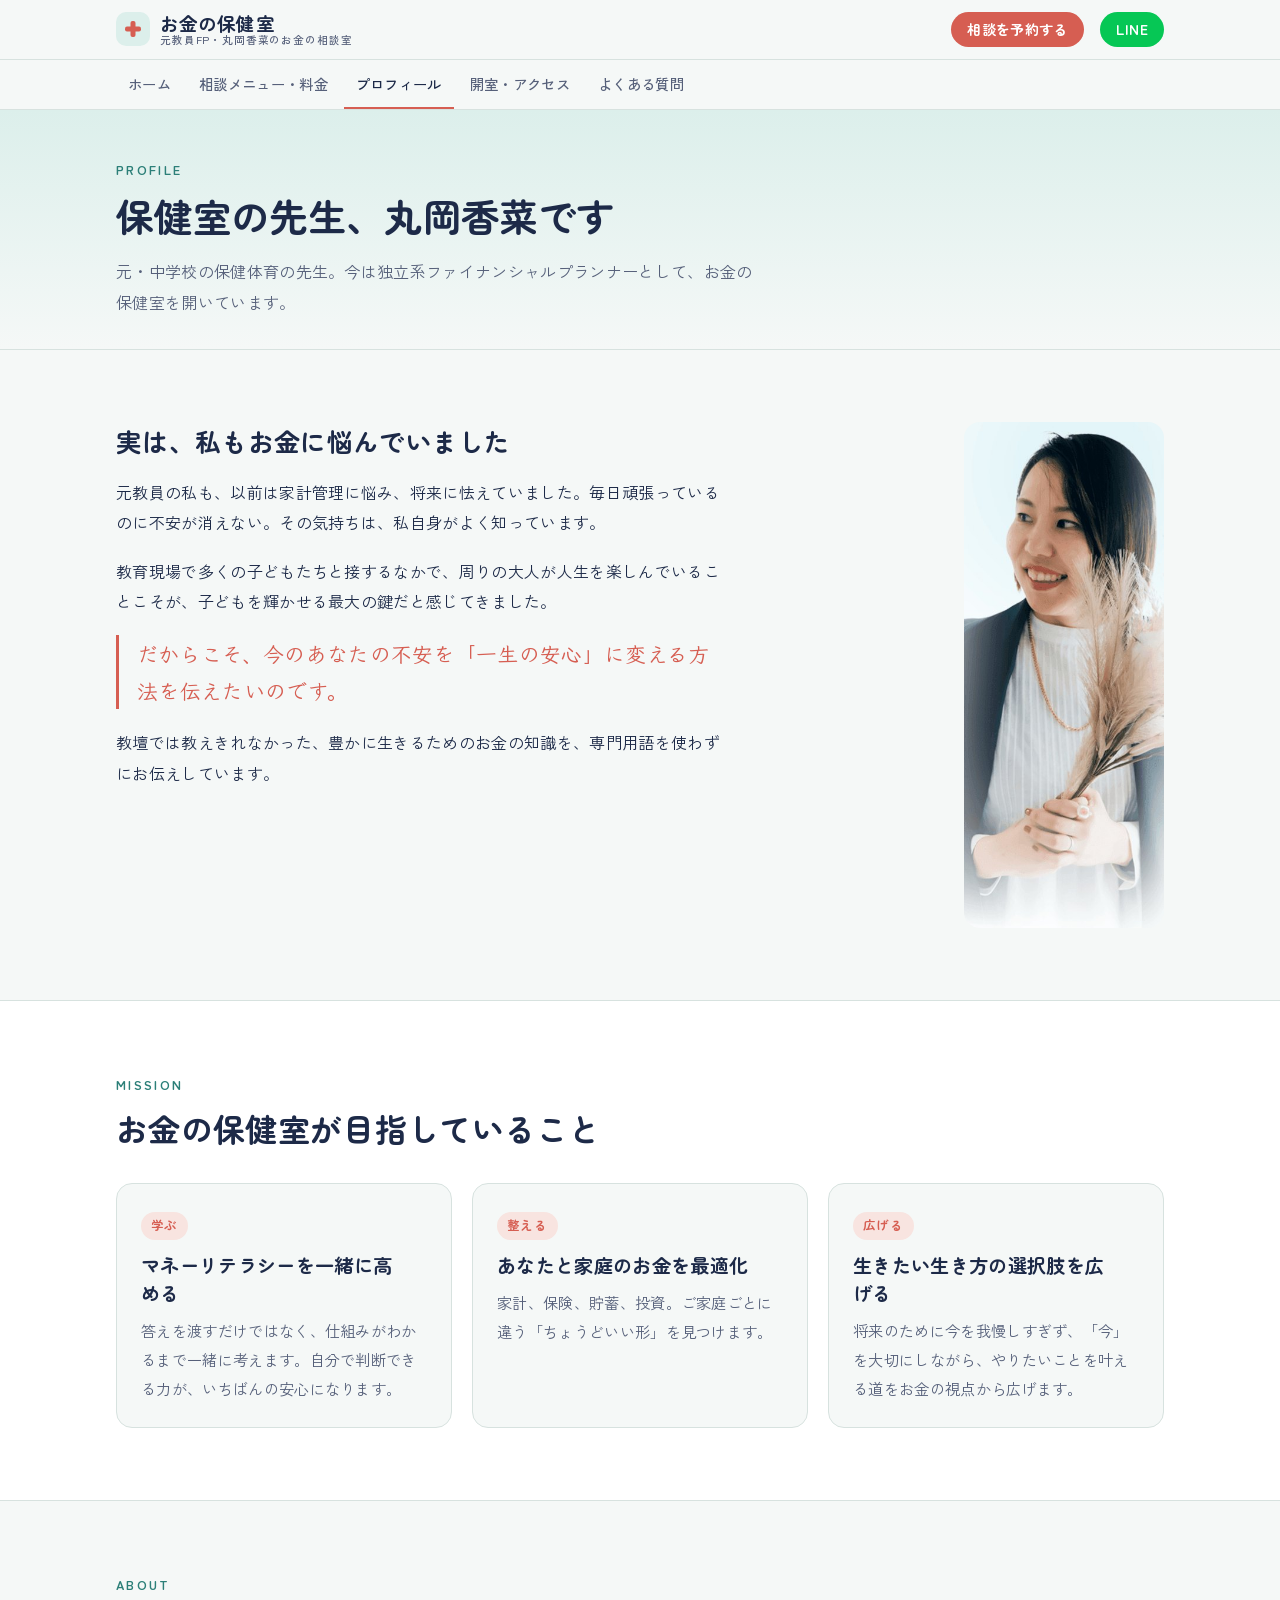
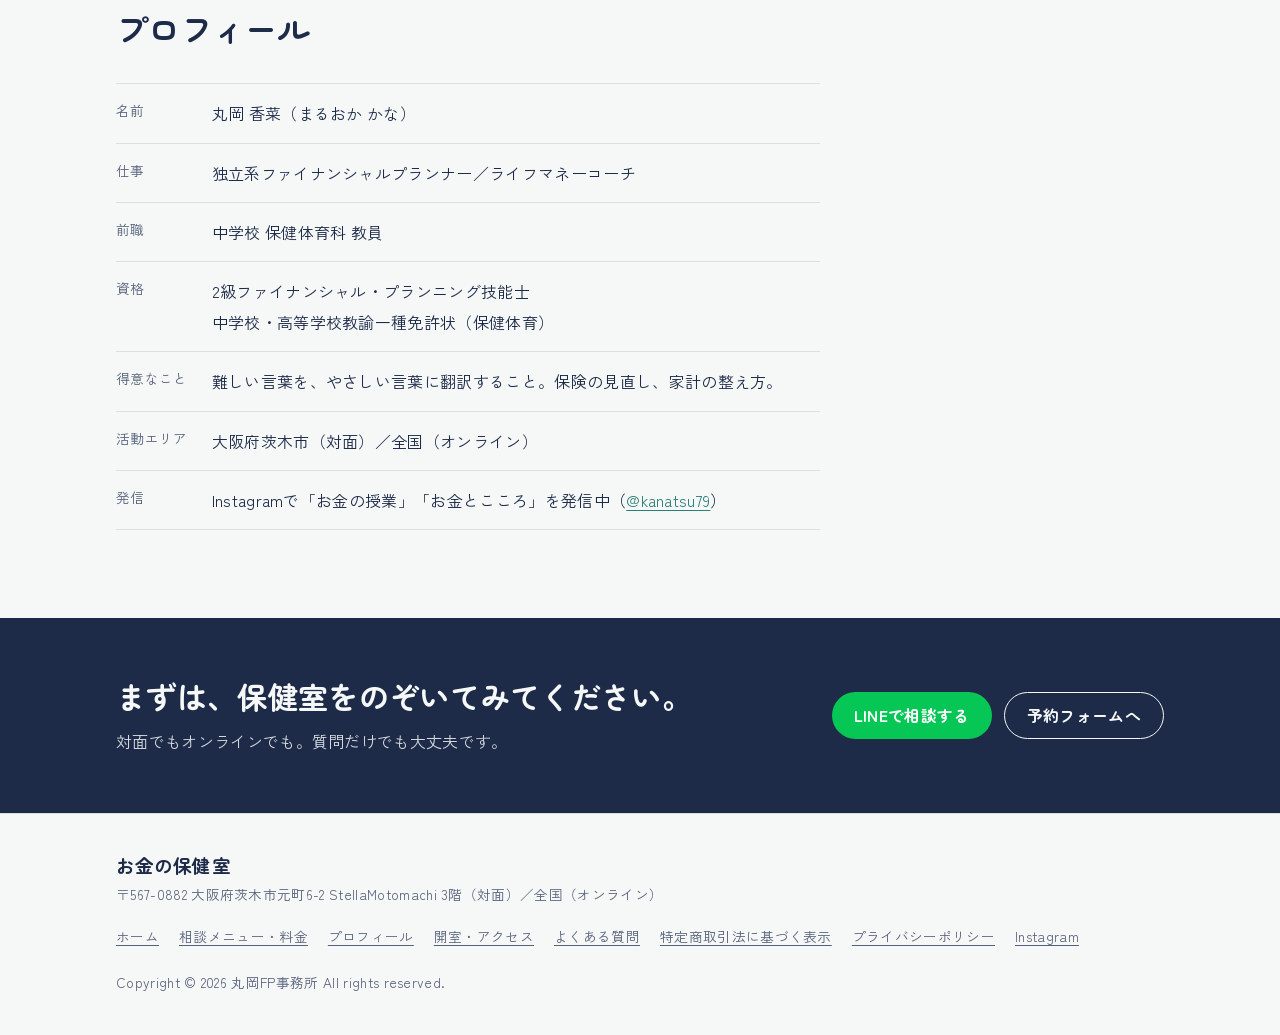
<file: profile.html>
<!DOCTYPE html>
<html lang="ja">
<head>
<meta charset="utf-8">
<!-- Google tag (gtag.js) -->
<script async src="https://www.googletagmanager.com/gtag/js?id=G-31RWBDVB0P"></script>
<script>
  window.dataLayer = window.dataLayer || [];
  function gtag(){dataLayer.push(arguments);}
  gtag('js', new Date());
  gtag('config', 'G-31RWBDVB0P');
</script>
<meta name="viewport" content="width=device-width, initial-scale=1, viewport-fit=cover">
<meta name="claude:viewport-fit-sides" content="cover">
<title>プロフィール｜お金の保健室</title>
<meta name="description" content="お金の保健室を開いている、元・中学校保健体育科教員のファイナンシャルプランナー、丸岡香菜のプロフィールです。">
<meta property="og:title" content="プロフィール｜お金の保健室">
<meta property="og:description" content="お金の保健室を開いている、元・中学校保健体育科教員のファイナンシャルプランナー、丸岡香菜のプロフィールです。">
<meta property="og:type" content="website">
<meta property="og:image" content="https://okaneno-hokenshitsu.jp/img/kana-hero.jpg">
<link rel="canonical" href="https://okaneno-hokenshitsu.jp/profile.html">
<script type="application/ld+json">
{"@context":"https://schema.org","@type":"FinancialService","name":"お金の保健室","alternateName":"丸岡FP事務所","url":"https://okaneno-hokenshitsu.jp/","image":"https://okaneno-hokenshitsu.jp/img/hero-card.jpg","description":"元教員のファイナンシャルプランナー・丸岡香菜によるお金の相談室。保険の見直し、家計の整え方、NISA・iDeCo、お金の不安のご相談に、対面とオンラインで対応しています。","address":{"@type":"PostalAddress","postalCode":"567-0882","addressRegion":"大阪府","addressLocality":"茨木市","streetAddress":"元町6-2 StellaMotomachi 3階","addressCountry":"JP"},"areaServed":[{"@type":"City","name":"茨木市"},{"@type":"Country","name":"日本"}],"founder":{"@type":"Person","name":"丸岡香菜","jobTitle":"ファイナンシャルプランナー","hasCredential":"2級ファイナンシャル・プランニング技能士"},"openingHoursSpecification":[{"@type":"OpeningHoursSpecification","dayOfWeek":"Tuesday","opens":"11:00","closes":"16:00","description":"毎月第1・第3火曜（そのほかの日はご予約で開室）"}],"sameAs":["https://www.instagram.com/kanatsu79/"]}
</script>
<link rel="preconnect" href="https://fonts.googleapis.com">
<link rel="preconnect" href="https://fonts.gstatic.com" crossorigin>
<link href="https://fonts.googleapis.com/css2?family=Klee+One:wght@600&family=Zen+Kaku+Gothic+New:wght@400;500;700&family=Zen+Maru+Gothic:wght@500;700;900&display=swap" rel="stylesheet">
<style>
/* レイアウト：保健室の掲示板。本文は左、掲示カードは右。罫線と先生の手書きメモで「教室の気配」を出す */
:root{
  --paper:#f5f8f7;      /* ミントを少し含んだ白 */
  --card:#ffffff;
  --ink:#1d2a48;        /* LPのネイビー */
  --ink-soft:#56607a;
  --rule:#d7e2df;
  --mint:#dcefeb;       /* 保健室のカーテン */
  --mint-deep:#2c7f78;
  --blush:#f8e4e0;      /* LPのピンク */
  --coral:#d65e52;      /* 強調・予約 */
  --coral-ink:#ffffff;
  --line-green:#06c755;
  --tape:rgba(214,94,82,.18);
  --shadow:0 1px 0 rgba(29,42,72,.06),0 8px 24px -14px rgba(29,42,72,.25);
  --f-display:"Zen Maru Gothic","Hiragino Maru Gothic ProN","Hiragino Sans",sans-serif;
  --f-body:"Zen Kaku Gothic New","Hiragino Sans","Yu Gothic",sans-serif;
  --f-hand:"Klee One","Zen Kaku Gothic New",cursive;
  --w:1080px;
}
@media (prefers-color-scheme: dark){:root:not([data-theme="light"]){
  --paper:#111821;--card:#18212c;--ink:#e8edf3;--ink-soft:#a6b0c0;--rule:#2a3644;
  --mint:#173033;--mint-deep:#7fd0c7;--blush:#2b1f22;--coral:#f0877b;--coral-ink:#1a0f0d;
  --tape:rgba(240,135,123,.22);--shadow:0 1px 0 rgba(0,0,0,.3),0 10px 28px -16px rgba(0,0,0,.6);color-scheme:dark}}
:root[data-theme="dark"]{
  --paper:#111821;--card:#18212c;--ink:#e8edf3;--ink-soft:#a6b0c0;--rule:#2a3644;
  --mint:#173033;--mint-deep:#7fd0c7;--blush:#2b1f22;--coral:#f0877b;--coral-ink:#1a0f0d;
  --tape:rgba(240,135,123,.22);--shadow:0 1px 0 rgba(0,0,0,.3),0 10px 28px -16px rgba(0,0,0,.6);color-scheme:dark}

*{box-sizing:border-box}
html{-webkit-text-size-adjust:100%}
body{margin:0;background:var(--paper);color:var(--ink);font-family:var(--f-body);font-size:16px;line-height:1.9;letter-spacing:.02em}
img{max-width:100%;height:auto;display:block}
a{color:var(--mint-deep);text-underline-offset:3px}
a:focus-visible,button:focus-visible{outline:3px solid var(--coral);outline-offset:3px;border-radius:6px}
.wrap{max-width:var(--w);margin:0 auto;padding-left:max(16px,env(safe-area-inset-left,0px));padding-right:max(16px,env(safe-area-inset-right,0px))}
h1,h2,h3{font-family:var(--f-display);line-height:1.45;text-wrap:balance;margin:0;font-weight:700}
h3{text-wrap:pretty;line-break:strict}
p{margin:0}
.hand{font-family:var(--f-hand);font-weight:600}
.eyebrow{font-family:var(--f-display);font-size:.8rem;letter-spacing:.18em;color:var(--mint-deep);font-weight:700}

/* header */
body::before{content:"";position:fixed;inset:0 0 auto;height:env(safe-area-inset-top,0px);z-index:30;background:var(--paper)}
.site-head{position:sticky;top:env(safe-area-inset-top,0px);z-index:20;background:color-mix(in srgb,var(--paper) 92%,transparent);backdrop-filter:blur(8px);border-bottom:1px solid var(--rule)}
.head-row{display:flex;align-items:center;gap:16px;padding-block:12px}
.logo{display:flex;align-items:center;gap:10px;text-decoration:none;color:var(--ink);margin-right:auto}
.logo-mark{width:34px;height:34px;border-radius:10px;background:var(--mint);display:grid;place-items:center;flex:none}
.logo-mark svg{width:18px;height:18px}
.logo-text{font-family:var(--f-display);font-weight:700;font-size:1.15rem;letter-spacing:.06em;line-height:1.2}
.logo-text small{display:block;font-family:var(--f-body);font-weight:500;font-size:.66rem;letter-spacing:.08em;color:var(--ink-soft)}
.btn{display:inline-flex;align-items:center;justify-content:center;gap:8px;font-family:var(--f-display);font-weight:700;text-decoration:none;border-radius:999px;padding:12px 22px;line-height:1.3;transition:transform .15s ease,box-shadow .15s ease}
.btn:hover{transform:translateY(-1px)}
.btn-coral{background:var(--coral);color:var(--coral-ink)}
.btn-line{background:var(--line-green);color:#fff}
.btn-ghost{background:transparent;color:var(--ink);border:1.5px solid var(--ink)}
.btn-sm{padding:8px 16px;font-size:.88rem}
.nav{border-top:1px solid var(--rule)}
.nav ul{list-style:none;margin:0;padding:0;display:flex;gap:4px;overflow-x:auto;scrollbar-width:none}
.nav ul::-webkit-scrollbar{display:none}
.nav a{display:block;white-space:nowrap;padding:10px 12px;font-size:.9rem;font-weight:500;color:var(--ink-soft);text-decoration:none;border-bottom:2px solid transparent}
.nav a[aria-current="page"]{color:var(--ink);border-bottom-color:var(--coral)}
.nav a:hover{color:var(--ink)}

/* page title (sub pages) */
.page-title{padding-block:48px 32px;border-bottom:1px solid var(--rule);background:linear-gradient(180deg,var(--mint) 0%,var(--paper) 100%)}
.page-title h1{font-size:clamp(1.7rem,4.5vw,2.4rem);margin-top:6px}
.page-title p{margin-top:12px;color:var(--ink-soft);max-width:40em}

section{padding-block:72px}
.sec-head{display:grid;gap:8px;margin-bottom:32px}
.sec-head h2{font-size:clamp(1.45rem,3.6vw,2rem)}
.sec-head p{color:var(--ink-soft);max-width:38em}
.alt{background:var(--card);border-block:1px solid var(--rule)}

/* hero */
.hero{padding-block:56px 72px;background:
  radial-gradient(900px 420px at 85% 10%,var(--blush),transparent 70%),
  radial-gradient(700px 380px at 0% 100%,var(--mint),transparent 70%)}
.hero-grid{display:grid;grid-template-columns:1fr 1.05fr;gap:40px;align-items:center}
.hero-card{margin:0;min-width:0}
.hero-card>img{width:100%;border-radius:18px;box-shadow:var(--shadow)}
.hero-card .open-card{margin:16px 0 0 auto}
.hero-copy{min-width:0}
.hero h1{font-size:clamp(2.4rem,7vw,4rem);font-weight:900;line-height:1.25;margin-top:14px;letter-spacing:.06em}
.hero .tagline{font-family:var(--f-display);font-weight:700;font-size:clamp(1.15rem,2.6vw,1.45rem);margin-top:12px;letter-spacing:.06em}
.hero h1 em{font-style:normal;color:var(--coral)}
.hero .lead{margin-top:20px;font-size:1.05rem;max-width:30em}
.hero .cta{display:flex;flex-wrap:wrap;gap:12px;margin-top:28px}
.hero-photo{position:relative;justify-self:center;width:min(230px,100%);margin:0}
.hero-photo .frame{background:var(--card);padding:10px 10px 44px;box-shadow:var(--shadow);transform:rotate(1.6deg);border-radius:4px}
.hero-photo .frame img{width:100%;aspect-ratio:4/5;object-fit:cover;object-position:50% 20%;border-radius:2px}
.hero-photo .frame figcaption{position:absolute;left:0;right:0;bottom:12px;text-align:center;font-family:var(--f-hand);font-weight:600;font-size:.95rem;color:var(--ink-soft)}
.hero-photo .frame::before{content:"";position:absolute;top:-12px;left:50%;width:96px;height:26px;transform:translateX(-50%) rotate(-3deg);background:var(--tape)}
.open-card{position:relative;margin:14px 0 0 -40px;width:max-content;max-width:calc(100% + 40px);background:var(--card);border:1px solid var(--rule);border-radius:14px;padding:14px 18px;box-shadow:var(--shadow);min-width:210px;transform:rotate(-2deg)}
.open-card .k{font-size:.72rem;letter-spacing:.14em;color:var(--mint-deep);font-weight:700}
.open-card .v{font-family:var(--f-display);font-weight:700;font-size:1.02rem;line-height:1.5}
.open-card .s{font-size:.8rem;color:var(--ink-soft)}

/* 問診票 */
.monshin{background:var(--card);border:1px solid var(--rule);border-radius:18px;box-shadow:var(--shadow);overflow:hidden}
.monshin-head{display:flex;flex-wrap:wrap;justify-content:space-between;gap:8px 24px;padding:16px 24px;background:var(--mint);font-family:var(--f-display);font-weight:700}
.monshin-head span{font-size:.85rem;color:var(--ink-soft);font-weight:500;font-family:var(--f-body)}
.monshin ul{list-style:none;margin:0;padding:8px 24px 4px;display:grid;grid-template-columns:repeat(2,minmax(0,1fr));column-gap:32px}
.monshin li{display:flex;gap:14px;align-items:flex-start;padding-block:14px;border-bottom:1px dashed var(--rule)}
.box{flex:none;width:22px;height:22px;margin-top:4px;border:2px solid var(--ink);border-radius:5px;position:relative}
.box::after{content:"";position:absolute;left:5px;top:0;width:7px;height:13px;border:solid var(--coral);border-width:0 3px 3px 0;transform:rotate(40deg)}
.monshin .note{padding:18px 24px 22px;font-size:1.15rem;color:var(--coral)}

/* promises */
.promises{display:grid;grid-template-columns:repeat(3,minmax(0,1fr));gap:20px}
.promise{background:var(--paper);border:1px solid var(--rule);border-radius:16px;padding:24px}
.promise .tag{display:inline-block;font-family:var(--f-display);font-weight:700;font-size:.78rem;letter-spacing:.12em;padding:2px 10px;border-radius:999px;background:var(--blush);color:var(--coral)}
.promise h3{font-size:1.2rem;margin-top:12px}
.promise p{margin-top:8px;font-size:.95rem;color:var(--ink-soft)}

/* 来室カード (menu) */
.menus{display:grid;grid-template-columns:repeat(2,minmax(0,1fr));gap:24px}
.menu{background:var(--card);border:1px solid var(--rule);border-radius:18px;box-shadow:var(--shadow);display:flex;flex-direction:column;overflow:hidden}
.menu-top{padding:22px 24px 16px;border-bottom:2px solid var(--ink)}
.menu-top .kind{font-size:.78rem;letter-spacing:.14em;font-weight:700;color:var(--mint-deep)}
.menu-top h3{font-size:1.4rem;margin-top:2px}
.menu-top p{margin-top:6px;font-size:.95rem;color:var(--ink-soft)}
.menu dl{margin:0;padding:6px 24px;display:grid;grid-template-columns:auto 1fr;flex:1}
.menu dt,.menu dd{padding-block:12px;border-bottom:1px solid var(--rule);margin:0}
.menu dt{font-size:.82rem;color:var(--ink-soft);padding-right:18px;white-space:nowrap}
.menu dd{font-weight:500}
.menu dd b{font-family:var(--f-display);font-size:1.25rem;font-variant-numeric:tabular-nums}
.menu .menu-cta{padding:18px 24px 22px}
.menu .menu-cta .btn{width:100%}
.menu.feature .menu-top{background:var(--blush)}
.price-note{margin-top:18px;font-size:.88rem;color:var(--ink-soft)}

/* gifts */
.gifts{display:grid;grid-template-columns:repeat(3,minmax(0,1fr));gap:24px}
.gift{min-width:0}
.gift img{width:100%;aspect-ratio:16/10;object-fit:cover;border-radius:14px}
.gift h3{font-size:1.15rem;margin-top:16px}
.gift p{margin-top:6px;font-size:.95rem;color:var(--ink-soft)}

/* voices */
.voices{display:grid;grid-template-columns:repeat(3,minmax(0,1fr));gap:20px}
.voice{background:var(--card);border:1px solid var(--rule);border-radius:16px;padding:24px;position:relative}
.voice .who{font-size:.8rem;font-weight:700;color:var(--mint-deep);letter-spacing:.08em}
.voice h3{font-size:1.08rem;margin-top:8px}
.voice p{margin-top:8px;font-size:.93rem;color:var(--ink-soft)}
.voice::before{content:"“";position:absolute;right:18px;top:2px;font-family:var(--f-display);font-size:3.4rem;line-height:1;color:var(--blush)}

/* featured voices */
.voice-features{display:grid;grid-template-columns:repeat(2,minmax(0,1fr));gap:24px;align-items:start}
.vf{background:var(--card);border:1px solid var(--rule);border-radius:18px;padding:28px;box-shadow:var(--shadow);min-width:0;position:relative}
.vf::before{content:"";position:absolute;top:-10px;left:28px;width:84px;height:22px;background:var(--tape);transform:rotate(-2deg)}
.vf-label{font-size:.78rem;font-weight:700;letter-spacing:.1em;color:var(--mint-deep)}
.vf-quote{font-family:var(--f-hand);font-weight:600;font-size:1.3rem;line-height:1.75;margin-top:10px}
.vf-tags{list-style:none;padding:0;margin:14px 0 0;display:flex;flex-wrap:wrap;gap:8px}
.vf-tags li{font-size:.8rem;font-weight:700;padding:3px 12px;border-radius:999px;background:var(--blush);color:var(--coral)}
.vf details{margin-top:18px;border-top:1px dashed var(--rule);padding-top:12px}
.vf summary{cursor:pointer;font-family:var(--f-display);font-weight:700;color:var(--mint-deep);list-style:none}
.vf summary::-webkit-details-marker{display:none}
.vf summary::after{content:" ＋"}
.vf details[open] summary::after{content:" －"}
.vf-qa{margin:12px 0 0}
.vf-qa dt{font-weight:700;font-size:.9rem;margin-top:14px}
.vf-qa dt::before{content:"Q. ";color:var(--coral)}
.vf-qa dd{margin:4px 0 0;font-size:.93rem;color:var(--ink-soft)}
/* profile teaser / profile page */
.prof{display:grid;grid-template-columns:260px 1fr;gap:40px;align-items:center}
.prof img{border-radius:16px;width:100%;height:auto}
.prof .role{font-size:.85rem;color:var(--ink-soft)}
.prof h2,.prof h3.name{font-size:1.8rem;margin-top:4px}
.prof .ruby{font-size:.85rem;color:var(--ink-soft);margin-left:10px;font-family:var(--f-body);font-weight:400}
.prof p.body{margin-top:14px;max-width:36em}
.prof .more{margin-top:20px}

.story{display:grid;grid-template-columns:1fr 200px;gap:48px;align-items:start}
.story-text{min-width:0;display:grid;gap:18px;max-width:38em}
.story-text h2{font-size:1.6rem}
.story img{border-radius:16px;width:100%;height:auto}
.pullquote{font-family:var(--f-hand);font-weight:600;font-size:1.3rem;line-height:1.8;color:var(--coral);border-left:3px solid var(--coral);padding-left:18px}
.facts{display:grid;grid-template-columns:auto 1fr;gap:0;border-top:1px solid var(--rule);max-width:44em}
.facts dt,.facts dd{margin:0;padding-block:14px;border-bottom:1px solid var(--rule)}
.facts dt{font-size:.85rem;color:var(--ink-soft);padding-right:24px;white-space:nowrap}

/* flow (時間割) */
.timetable{border:2px solid var(--ink);border-radius:16px;overflow:hidden;background:var(--card)}
.tt-row{display:grid;grid-template-columns:120px 1fr;border-bottom:1px solid var(--rule)}
.tt-row:last-child{border-bottom:none}
.tt-row .period{background:var(--mint);display:grid;place-items:center;text-align:center;font-family:var(--f-display);font-weight:700;padding:16px 8px;line-height:1.35}
.tt-row .period small{display:block;font-size:.72rem;font-family:var(--f-body);color:var(--ink-soft);font-weight:500;letter-spacing:.1em}
.tt-row .subject{padding:18px 22px;min-width:0}
.tt-row .subject h3{font-size:1.1rem}
.tt-row .subject p{font-size:.93rem;color:var(--ink-soft);margin-top:4px}

.themes{display:flex;flex-wrap:wrap;gap:10px}
.themes li{list-style:none;background:var(--card);border:1px solid var(--rule);border-radius:999px;padding:8px 16px;font-weight:500;font-size:.95rem}
.themes{padding:0;margin:0}

.info-grid{display:grid;grid-template-columns:repeat(2,minmax(0,1fr));gap:24px}
.info{background:var(--card);border:1px solid var(--rule);border-radius:16px;padding:24px}
.info h3{font-size:1.1rem}
.info p,.info li{font-size:.95rem;color:var(--ink-soft)}
.info p{margin-top:8px}
.info ul{margin:8px 0 0;padding-left:1.2em}

/* access */
.access{display:grid;grid-template-columns:1.1fr .9fr;gap:32px;align-items:start}
.map-card{background:var(--card);border:1px solid var(--rule);border-radius:18px;overflow:hidden;box-shadow:var(--shadow)}
.map-art{aspect-ratio:16/10;background:
  linear-gradient(var(--rule) 1px,transparent 1px) 0 0/40px 40px,
  linear-gradient(90deg,var(--rule) 1px,transparent 1px) 0 0/40px 40px,var(--mint);position:relative}
.map-art .pin{position:absolute;left:52%;top:42%;width:34px;height:34px;border-radius:50% 50% 50% 0;background:var(--coral);transform:translate(-50%,-50%) rotate(-45deg);box-shadow:var(--shadow)}
.map-art .pin::after{content:"";position:absolute;inset:10px;border-radius:50%;background:var(--card)}
.map-art .lbl{position:absolute;left:52%;top:42%;transform:translate(24px,-8px);background:var(--card);border:1px solid var(--rule);border-radius:8px;padding:2px 10px;font-family:var(--f-display);font-weight:700;font-size:.9rem;white-space:nowrap}
.map-art .rail{position:absolute;right:12%;top:0;bottom:0;width:6px;background:repeating-linear-gradient(var(--ink-soft) 0 10px,transparent 10px 20px);opacity:.5}
.map-art .rail-lbl{position:absolute;right:calc(12% + 14px);bottom:12px;font-size:.78rem;color:var(--ink-soft)}
.map-body{padding:20px 24px}
.schedule{width:100%;border-collapse:collapse;font-variant-numeric:tabular-nums}
.schedule th,.schedule td{border:1px solid var(--rule);padding:10px 8px;text-align:center;font-size:.92rem}
.schedule th{background:var(--mint);font-family:var(--f-display);font-weight:700}
.schedule td.on{background:var(--blush);font-weight:700;color:var(--coral)}
.schedule td.rsv{background:var(--mint);color:var(--mint-deep);font-size:.74rem;font-weight:500;padding:10px 4px}
.schedule th,.schedule td{white-space:nowrap}
.legend{display:flex;flex-wrap:wrap;gap:8px 18px;margin-top:12px;font-size:.88rem}
.legend span{display:inline-flex;align-items:center;gap:8px}
.legend i{width:16px;height:16px;border-radius:4px;display:inline-block;border:1px solid var(--rule)}
.legend .l-on{background:var(--blush)}.legend .l-rsv{background:var(--mint)}
.table-scroll{overflow-x:auto}

/* faq */
.faq{display:grid;gap:12px;max-width:52em}
.faq details{background:var(--card);border:1px solid var(--rule);border-radius:14px;padding:0 22px}
.faq summary{cursor:pointer;list-style:none;padding:18px 28px 18px 0;font-family:var(--f-display);font-weight:700;position:relative}
.faq summary::-webkit-details-marker{display:none}
.faq summary::before{content:"Q.";color:var(--coral);margin-right:10px}
.faq summary::after{content:"＋";position:absolute;right:0;top:18px;color:var(--ink-soft)}
.faq details[open] summary::after{content:"－"}
.faq .a{padding:0 0 20px;color:var(--ink-soft);font-size:.96rem}
.faq .a p+p{margin-top:8px}

/* CTA band */
.cta-band{background:var(--ink);color:var(--paper);padding-block:0}
.cta-band .wrap{padding-block:56px;display:grid;grid-template-columns:1fr auto;gap:24px;align-items:center}
.cta-band h2{font-size:clamp(1.4rem,3.4vw,1.9rem)}
.cta-band p{margin-top:8px;opacity:.85}
.cta-band .cta{display:flex;flex-wrap:wrap;gap:12px}
.cta-band .btn-ghost{color:var(--paper);border-color:var(--paper)}
:root[data-theme="dark"] .cta-band{background:#0b1118}
@media (prefers-color-scheme: dark){:root:not([data-theme="light"]) .cta-band{background:#0b1118}}

/* footer */
.site-foot{padding-block:40px;font-size:.85rem;color:var(--ink-soft);border-top:1px solid var(--rule)}
.foot-grid{display:flex;flex-wrap:wrap;gap:16px 40px;justify-content:space-between}
.foot-links{display:flex;flex-wrap:wrap;gap:8px 20px;list-style:none;margin:0;padding:0}
.foot-links a{color:var(--ink-soft)}
.small{font-size:.85rem;color:var(--ink-soft)}

@media (max-width:860px){
  .hero-grid,.prof,.story,.access,.cta-band .wrap{grid-template-columns:1fr}
  .hero-photo{margin-top:12px;margin-bottom:28px}
  .hero-card .open-card{margin:14px auto 0}
  .promises,.gifts,.voices,.voice-features{grid-template-columns:1fr}
  .menus,.info-grid{grid-template-columns:1fr}
  .monshin ul{grid-template-columns:1fr}
  .prof{gap:24px}.prof img{max-width:260px}
  .story img{max-width:180px}
  section{padding-block:56px}
  .head-row .btn-coral{display:none}
}
@media (max-width:480px){
  .tt-row{grid-template-columns:84px 1fr}
  .tt-row .subject{padding:14px 16px}
  .hero .cta .btn{flex:1 1 100%}
}
@media (prefers-reduced-motion:reduce){*{transition:none!important}}
</style>
</head>
<body>
<header class="site-head">
  <div class="wrap head-row">
    <a class="logo" href="index.html"><span class="logo-mark"><svg viewBox="0 0 18 18" aria-hidden="true"><rect x="6.5" y="1" width="5" height="16" rx="2" fill="var(--coral)"/><rect x="1" y="6.5" width="16" height="5" rx="2" fill="var(--coral)"/></svg></span><span class="logo-text">お金の保健室<small>元教員FP・丸岡香菜のお金の相談室</small></span></a>
    <a class="btn btn-coral btn-sm" href="https://maruchan-png.github.io/okane-hokenshitsu/#consult">相談を予約する</a>
    <a class="btn btn-line btn-sm" href="https://lin.ee/xOj835W">LINE</a>
  </div>
  <nav class="nav" aria-label="サイト内メニュー"><div class="wrap"><ul><li><a href="index.html">ホーム</a></li><li><a href="service.html">相談メニュー・料金</a></li><li><a href="profile.html" aria-current="page">プロフィール</a></li><li><a href="access.html">開室・アクセス</a></li><li><a href="faq.html">よくある質問</a></li></ul></div></nav>
</header>
<main>
<div class="page-title"><div class="wrap"><div class="eyebrow">PROFILE</div><h1>保健室の先生、丸岡香菜です</h1><p>元・中学校の保健体育の先生。今は独立系ファイナンシャルプランナーとして、お金の保健室を開いています。</p></div></div>
<section>
  <div class="wrap story">
    <div class="story-text">
      <h2>実は、私もお金に悩んでいました</h2>
      <p>元教員の私も、以前は家計管理に悩み、将来に怯えていました。毎日頑張っているのに不安が消えない。その気持ちは、私自身がよく知っています。</p>
      <p>教育現場で多くの子どもたちと接するなかで、周りの大人が人生を楽しんでいることこそが、子どもを輝かせる最大の鍵だと感じてきました。</p>
      <p class="pullquote">だからこそ、今のあなたの不安を「一生の安心」に変える方法を伝えたいのです。</p>
      <p>教壇では教えきれなかった、豊かに生きるためのお金の知識を、専門用語を使わずにお伝えしています。</p>
    </div>
    <img src="img/kana-pampas.jpg" alt="丸岡香菜の写真" loading="lazy" width="340" height="860">
  </div>
</section>

<section class="alt">
  <div class="wrap">
    <div class="sec-head"><div class="eyebrow">MISSION</div><h2>お金の保健室が目指していること</h2></div>
    <div class="promises">
      <div class="promise"><span class="tag">学ぶ</span><h3>マネーリテラシーを一緒に高める</h3><p>答えを渡すだけではなく、仕組みがわかるまで一緒に考えます。自分で判断できる力が、いちばんの安心になります。</p></div>
      <div class="promise"><span class="tag">整える</span><h3>あなたと家庭のお金を最適化</h3><p>家計、保険、貯蓄、投資。ご家庭ごとに違う「ちょうどいい形」を見つけます。</p></div>
      <div class="promise"><span class="tag">広げる</span><h3>生きたい生き方の選択肢を広げる</h3><p>将来のために今を我慢しすぎず、「今」を大切にしながら、やりたいことを叶える道をお金の視点から広げます。</p></div>
    </div>
  </div>
</section>

<section>
  <div class="wrap">
    <div class="sec-head"><div class="eyebrow">ABOUT</div><h2>プロフィール</h2></div>
    <dl class="facts">
      <dt>名前</dt><dd>丸岡 香菜（まるおか かな）</dd>
      <dt>仕事</dt><dd>独立系ファイナンシャルプランナー／ライフマネーコーチ</dd>
      <dt>前職</dt><dd>中学校 保健体育科 教員</dd>
      <dt>資格</dt><dd>2級ファイナンシャル・プランニング技能士<br>中学校・高等学校教諭一種免許状（保健体育）</dd>
      <dt>得意なこと</dt><dd>難しい言葉を、やさしい言葉に翻訳すること。保険の見直し、家計の整え方。</dd>
      <dt>活動エリア</dt><dd>大阪府茨木市（対面）／全国（オンライン）</dd>
      <dt>発信</dt><dd>Instagramで「お金の授業」「お金とこころ」を発信中（<a href="https://www.instagram.com/kanatsu79/">@kanatsu79</a>）</dd>
    </dl>
  </div>
</section>

</main>
<section class="cta-band" aria-label="ご予約・お問い合わせ">
  <div class="wrap">
    <div>
      <h2>まずは、保健室をのぞいてみてください。</h2>
      <p>対面でもオンラインでも。質問だけでも大丈夫です。</p>
    </div>
    <div class="cta">
      <a class="btn btn-line" href="https://lin.ee/xOj835W">LINEで相談する</a>
      <a class="btn btn-ghost" href="https://maruchan-png.github.io/okane-hokenshitsu/#consult">予約フォームへ</a>
    </div>
  </div>
</section>
<footer class="site-foot">
  <div class="wrap foot-grid">
    <div>
      <div class="logo-text" style="color:var(--ink)">お金の保健室</div>
      <p style="margin-top:6px">〒567-0882 大阪府茨木市元町6-2 StellaMotomachi 3階（対面）／全国（オンライン）</p>
    </div>
    <ul class="foot-links">
      <li><a href="index.html">ホーム</a></li><li><a href="service.html">相談メニュー・料金</a></li><li><a href="profile.html">プロフィール</a></li><li><a href="access.html">開室・アクセス</a></li><li><a href="faq.html">よくある質問</a></li>
      <li><a href="https://okaneno-hokenshitsu.jp/tokutei.html">特定商取引法に基づく表示</a></li>
      <li><a href="https://okaneno-hokenshitsu.jp/pri.html">プライバシーポリシー</a></li>
      <li><a href="https://www.instagram.com/kanatsu79/">Instagram</a></li>
    </ul>
  </div>
  <div class="wrap" style="margin-top:20px">Copyright &copy; 2026 丸岡FP事務所 All rights reserved.</div>
</footer>
</body>
</html>
</file>
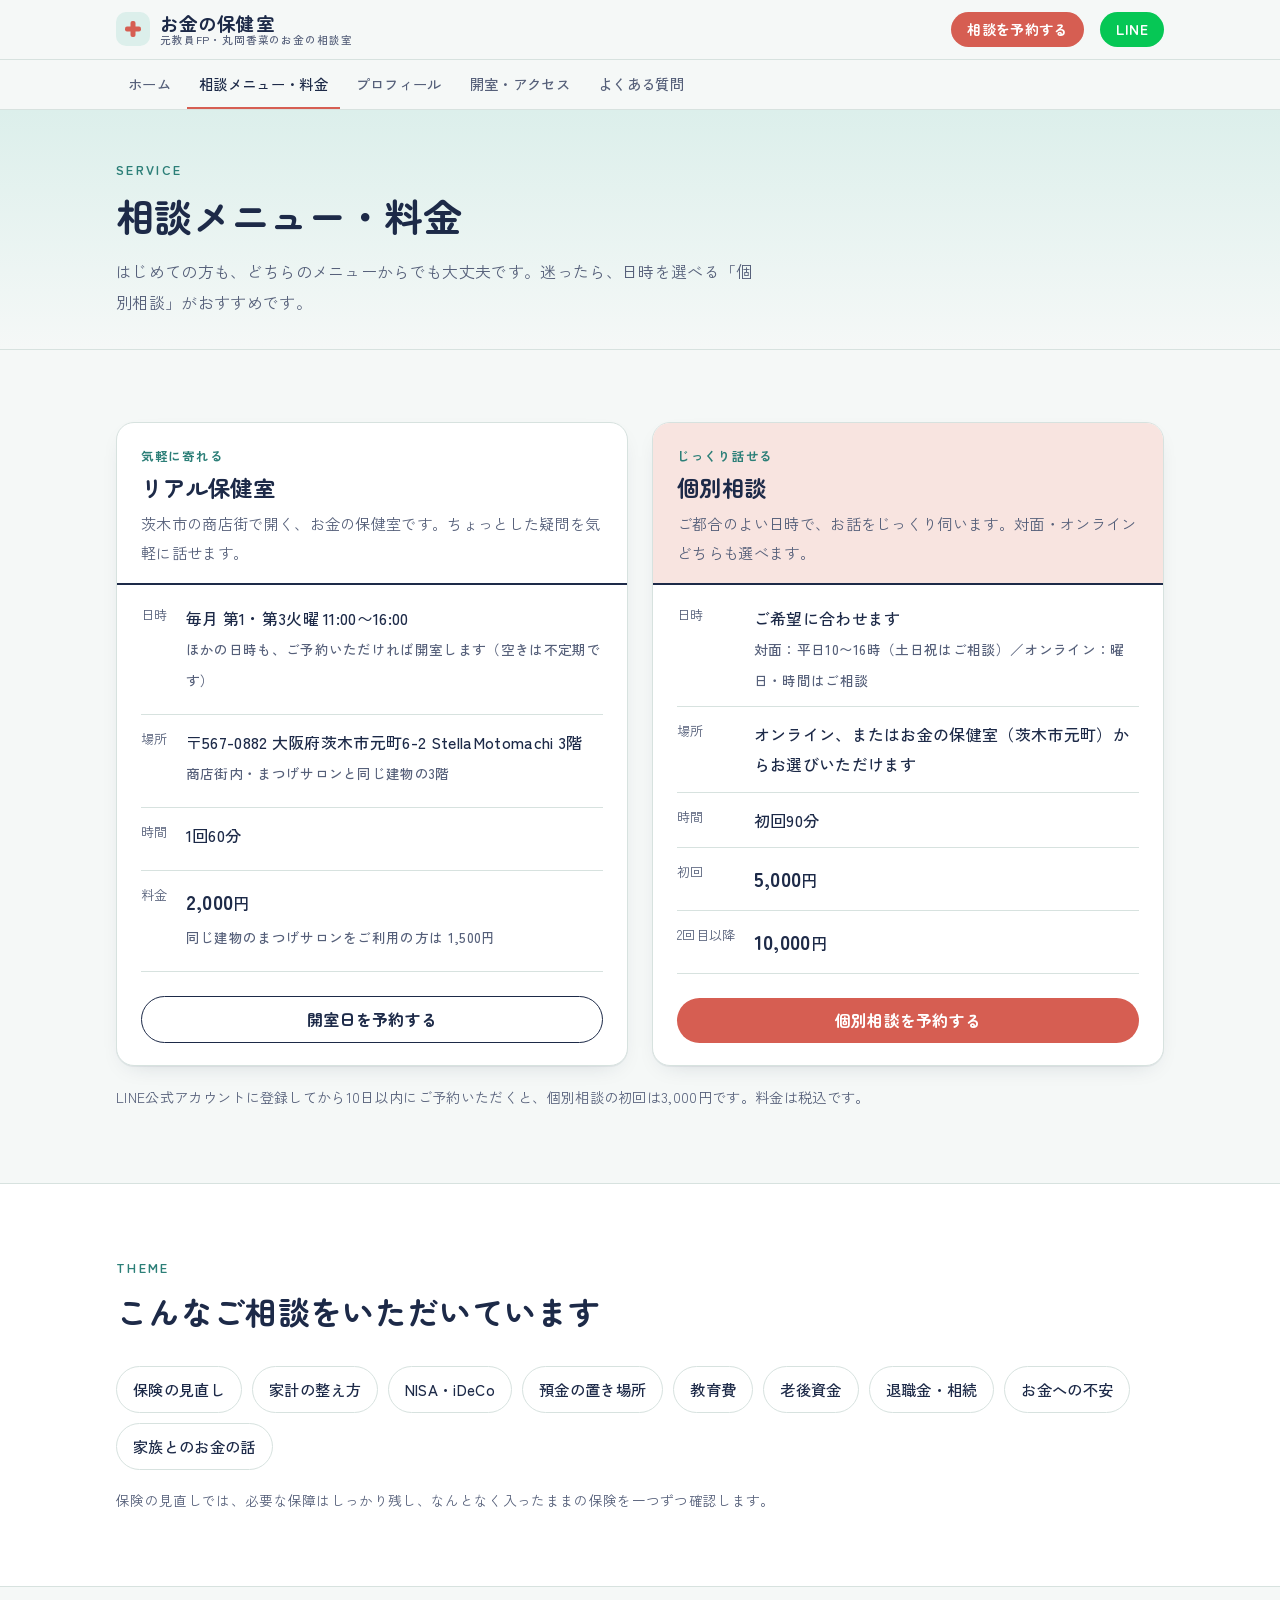
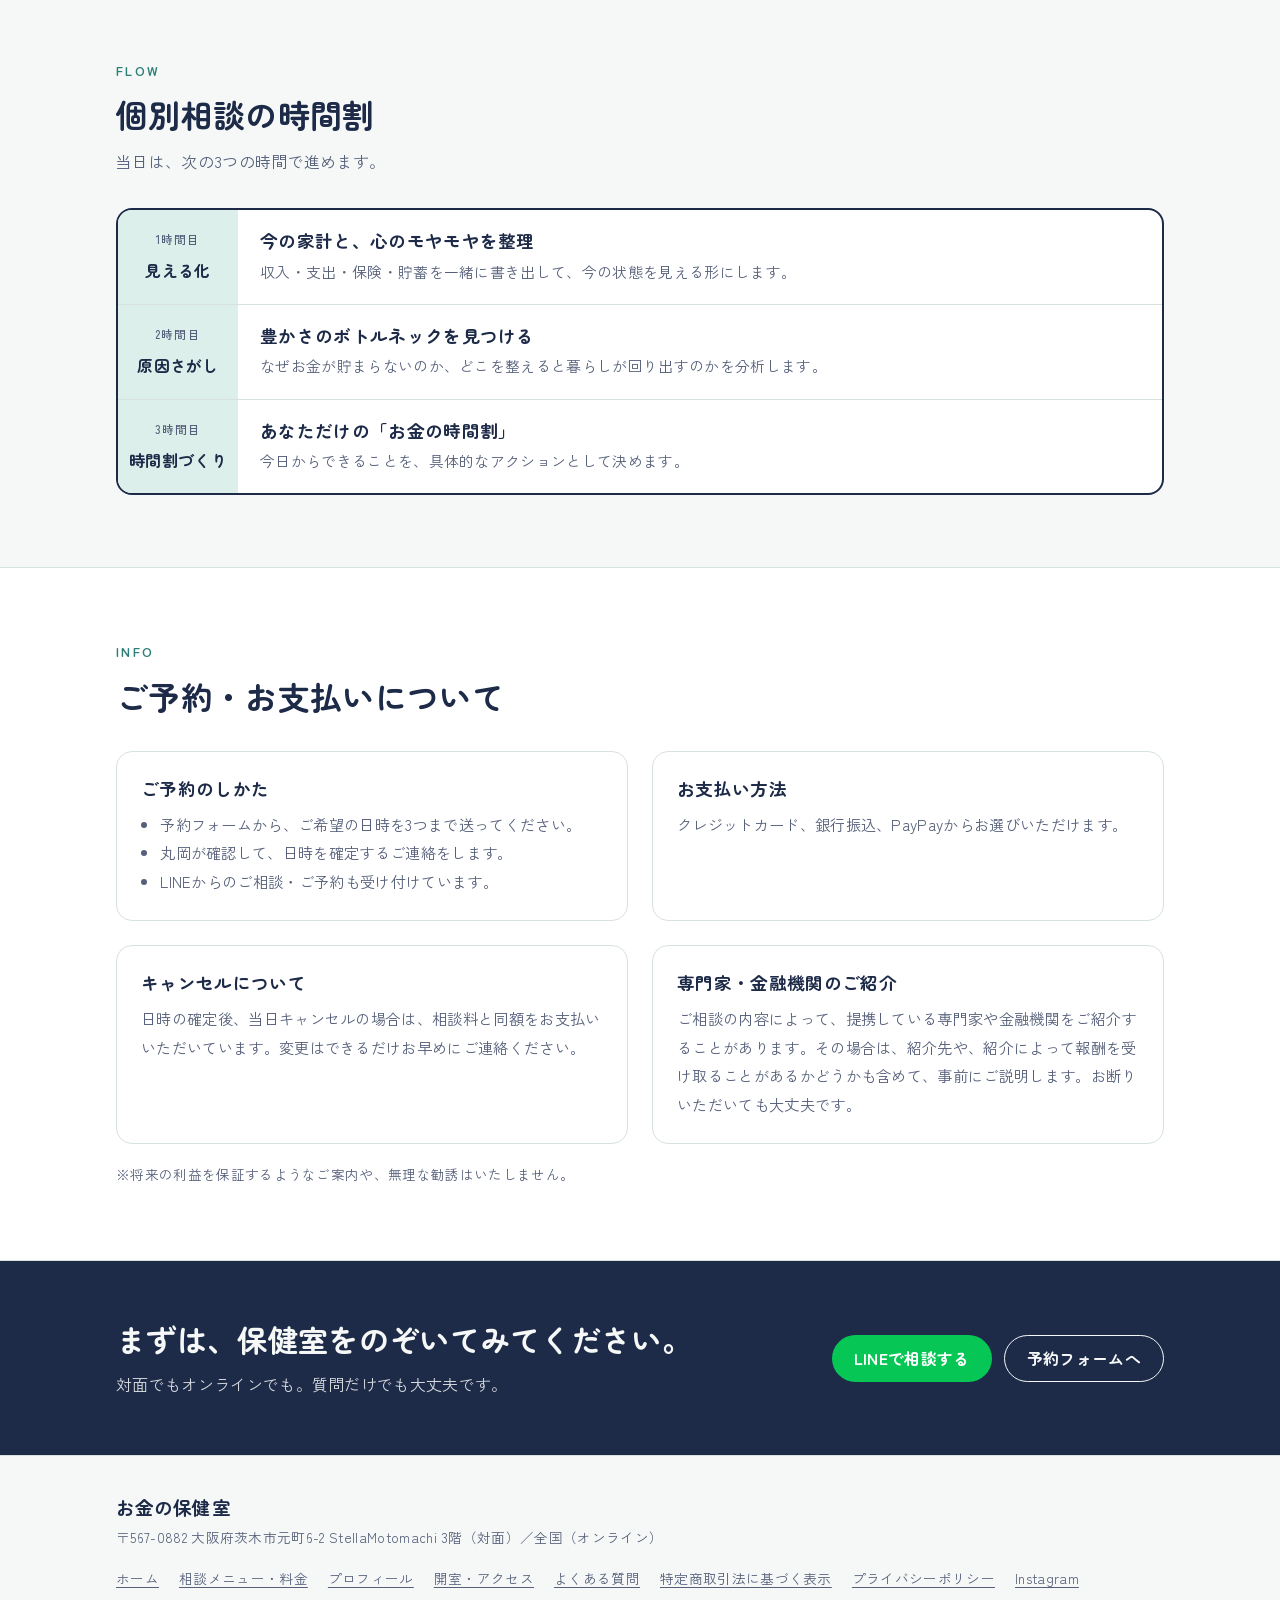
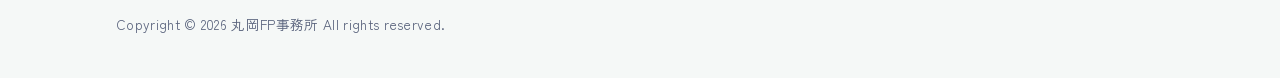
<file: service.html>
<!DOCTYPE html>
<html lang="ja">
<head>
<meta charset="utf-8">
<!-- Google tag (gtag.js) -->
<script async src="https://www.googletagmanager.com/gtag/js?id=G-31RWBDVB0P"></script>
<script>
  window.dataLayer = window.dataLayer || [];
  function gtag(){dataLayer.push(arguments);}
  gtag('js', new Date());
  gtag('config', 'G-31RWBDVB0P');
</script>
<meta name="viewport" content="width=device-width, initial-scale=1, viewport-fit=cover">
<meta name="claude:viewport-fit-sides" content="cover">
<title>相談メニュー・料金｜お金の保健室</title>
<meta name="description" content="お金の保健室の相談メニューと料金。茨木市で開くリアル保健室（60分2,000円）と、対面・オンラインの個別相談（初回90分5,000円）。">
<meta property="og:title" content="相談メニュー・料金｜お金の保健室">
<meta property="og:description" content="お金の保健室の相談メニューと料金。茨木市で開くリアル保健室（60分2,000円）と、対面・オンラインの個別相談（初回90分5,000円）。">
<meta property="og:type" content="website">
<meta property="og:image" content="https://okaneno-hokenshitsu.jp/img/kana-hero.jpg">
<link rel="canonical" href="https://okaneno-hokenshitsu.jp/service.html">
<script type="application/ld+json">
{"@context":"https://schema.org","@type":"FinancialService","name":"お金の保健室","alternateName":"丸岡FP事務所","url":"https://okaneno-hokenshitsu.jp/","image":"https://okaneno-hokenshitsu.jp/img/hero-card.jpg","description":"元教員のファイナンシャルプランナー・丸岡香菜によるお金の相談室。保険の見直し、家計の整え方、NISA・iDeCo、お金の不安のご相談に、対面とオンラインで対応しています。","address":{"@type":"PostalAddress","postalCode":"567-0882","addressRegion":"大阪府","addressLocality":"茨木市","streetAddress":"元町6-2 StellaMotomachi 3階","addressCountry":"JP"},"areaServed":[{"@type":"City","name":"茨木市"},{"@type":"Country","name":"日本"}],"founder":{"@type":"Person","name":"丸岡香菜","jobTitle":"ファイナンシャルプランナー","hasCredential":"2級ファイナンシャル・プランニング技能士"},"openingHoursSpecification":[{"@type":"OpeningHoursSpecification","dayOfWeek":"Tuesday","opens":"11:00","closes":"16:00","description":"毎月第1・第3火曜（そのほかの日はご予約で開室）"}],"sameAs":["https://www.instagram.com/kanatsu79/"]}
</script>
<link rel="preconnect" href="https://fonts.googleapis.com">
<link rel="preconnect" href="https://fonts.gstatic.com" crossorigin>
<link href="https://fonts.googleapis.com/css2?family=Klee+One:wght@600&family=Zen+Kaku+Gothic+New:wght@400;500;700&family=Zen+Maru+Gothic:wght@500;700;900&display=swap" rel="stylesheet">
<style>
/* レイアウト：保健室の掲示板。本文は左、掲示カードは右。罫線と先生の手書きメモで「教室の気配」を出す */
:root{
  --paper:#f5f8f7;      /* ミントを少し含んだ白 */
  --card:#ffffff;
  --ink:#1d2a48;        /* LPのネイビー */
  --ink-soft:#56607a;
  --rule:#d7e2df;
  --mint:#dcefeb;       /* 保健室のカーテン */
  --mint-deep:#2c7f78;
  --blush:#f8e4e0;      /* LPのピンク */
  --coral:#d65e52;      /* 強調・予約 */
  --coral-ink:#ffffff;
  --line-green:#06c755;
  --tape:rgba(214,94,82,.18);
  --shadow:0 1px 0 rgba(29,42,72,.06),0 8px 24px -14px rgba(29,42,72,.25);
  --f-display:"Zen Maru Gothic","Hiragino Maru Gothic ProN","Hiragino Sans",sans-serif;
  --f-body:"Zen Kaku Gothic New","Hiragino Sans","Yu Gothic",sans-serif;
  --f-hand:"Klee One","Zen Kaku Gothic New",cursive;
  --w:1080px;
}
@media (prefers-color-scheme: dark){:root:not([data-theme="light"]){
  --paper:#111821;--card:#18212c;--ink:#e8edf3;--ink-soft:#a6b0c0;--rule:#2a3644;
  --mint:#173033;--mint-deep:#7fd0c7;--blush:#2b1f22;--coral:#f0877b;--coral-ink:#1a0f0d;
  --tape:rgba(240,135,123,.22);--shadow:0 1px 0 rgba(0,0,0,.3),0 10px 28px -16px rgba(0,0,0,.6);color-scheme:dark}}
:root[data-theme="dark"]{
  --paper:#111821;--card:#18212c;--ink:#e8edf3;--ink-soft:#a6b0c0;--rule:#2a3644;
  --mint:#173033;--mint-deep:#7fd0c7;--blush:#2b1f22;--coral:#f0877b;--coral-ink:#1a0f0d;
  --tape:rgba(240,135,123,.22);--shadow:0 1px 0 rgba(0,0,0,.3),0 10px 28px -16px rgba(0,0,0,.6);color-scheme:dark}

*{box-sizing:border-box}
html{-webkit-text-size-adjust:100%}
body{margin:0;background:var(--paper);color:var(--ink);font-family:var(--f-body);font-size:16px;line-height:1.9;letter-spacing:.02em}
img{max-width:100%;height:auto;display:block}
a{color:var(--mint-deep);text-underline-offset:3px}
a:focus-visible,button:focus-visible{outline:3px solid var(--coral);outline-offset:3px;border-radius:6px}
.wrap{max-width:var(--w);margin:0 auto;padding-left:max(16px,env(safe-area-inset-left,0px));padding-right:max(16px,env(safe-area-inset-right,0px))}
h1,h2,h3{font-family:var(--f-display);line-height:1.45;text-wrap:balance;margin:0;font-weight:700}
h3{text-wrap:pretty;line-break:strict}
p{margin:0}
.hand{font-family:var(--f-hand);font-weight:600}
.eyebrow{font-family:var(--f-display);font-size:.8rem;letter-spacing:.18em;color:var(--mint-deep);font-weight:700}

/* header */
body::before{content:"";position:fixed;inset:0 0 auto;height:env(safe-area-inset-top,0px);z-index:30;background:var(--paper)}
.site-head{position:sticky;top:env(safe-area-inset-top,0px);z-index:20;background:color-mix(in srgb,var(--paper) 92%,transparent);backdrop-filter:blur(8px);border-bottom:1px solid var(--rule)}
.head-row{display:flex;align-items:center;gap:16px;padding-block:12px}
.logo{display:flex;align-items:center;gap:10px;text-decoration:none;color:var(--ink);margin-right:auto}
.logo-mark{width:34px;height:34px;border-radius:10px;background:var(--mint);display:grid;place-items:center;flex:none}
.logo-mark svg{width:18px;height:18px}
.logo-text{font-family:var(--f-display);font-weight:700;font-size:1.15rem;letter-spacing:.06em;line-height:1.2}
.logo-text small{display:block;font-family:var(--f-body);font-weight:500;font-size:.66rem;letter-spacing:.08em;color:var(--ink-soft)}
.btn{display:inline-flex;align-items:center;justify-content:center;gap:8px;font-family:var(--f-display);font-weight:700;text-decoration:none;border-radius:999px;padding:12px 22px;line-height:1.3;transition:transform .15s ease,box-shadow .15s ease}
.btn:hover{transform:translateY(-1px)}
.btn-coral{background:var(--coral);color:var(--coral-ink)}
.btn-line{background:var(--line-green);color:#fff}
.btn-ghost{background:transparent;color:var(--ink);border:1.5px solid var(--ink)}
.btn-sm{padding:8px 16px;font-size:.88rem}
.nav{border-top:1px solid var(--rule)}
.nav ul{list-style:none;margin:0;padding:0;display:flex;gap:4px;overflow-x:auto;scrollbar-width:none}
.nav ul::-webkit-scrollbar{display:none}
.nav a{display:block;white-space:nowrap;padding:10px 12px;font-size:.9rem;font-weight:500;color:var(--ink-soft);text-decoration:none;border-bottom:2px solid transparent}
.nav a[aria-current="page"]{color:var(--ink);border-bottom-color:var(--coral)}
.nav a:hover{color:var(--ink)}

/* page title (sub pages) */
.page-title{padding-block:48px 32px;border-bottom:1px solid var(--rule);background:linear-gradient(180deg,var(--mint) 0%,var(--paper) 100%)}
.page-title h1{font-size:clamp(1.7rem,4.5vw,2.4rem);margin-top:6px}
.page-title p{margin-top:12px;color:var(--ink-soft);max-width:40em}

section{padding-block:72px}
.sec-head{display:grid;gap:8px;margin-bottom:32px}
.sec-head h2{font-size:clamp(1.45rem,3.6vw,2rem)}
.sec-head p{color:var(--ink-soft);max-width:38em}
.alt{background:var(--card);border-block:1px solid var(--rule)}

/* hero */
.hero{padding-block:56px 72px;background:
  radial-gradient(900px 420px at 85% 10%,var(--blush),transparent 70%),
  radial-gradient(700px 380px at 0% 100%,var(--mint),transparent 70%)}
.hero-grid{display:grid;grid-template-columns:1fr 1.05fr;gap:40px;align-items:center}
.hero-card{margin:0;min-width:0}
.hero-card>img{width:100%;border-radius:18px;box-shadow:var(--shadow)}
.hero-card .open-card{margin:16px 0 0 auto}
.hero-copy{min-width:0}
.hero h1{font-size:clamp(2.4rem,7vw,4rem);font-weight:900;line-height:1.25;margin-top:14px;letter-spacing:.06em}
.hero .tagline{font-family:var(--f-display);font-weight:700;font-size:clamp(1.15rem,2.6vw,1.45rem);margin-top:12px;letter-spacing:.06em}
.hero h1 em{font-style:normal;color:var(--coral)}
.hero .lead{margin-top:20px;font-size:1.05rem;max-width:30em}
.hero .cta{display:flex;flex-wrap:wrap;gap:12px;margin-top:28px}
.hero-photo{position:relative;justify-self:center;width:min(230px,100%);margin:0}
.hero-photo .frame{background:var(--card);padding:10px 10px 44px;box-shadow:var(--shadow);transform:rotate(1.6deg);border-radius:4px}
.hero-photo .frame img{width:100%;aspect-ratio:4/5;object-fit:cover;object-position:50% 20%;border-radius:2px}
.hero-photo .frame figcaption{position:absolute;left:0;right:0;bottom:12px;text-align:center;font-family:var(--f-hand);font-weight:600;font-size:.95rem;color:var(--ink-soft)}
.hero-photo .frame::before{content:"";position:absolute;top:-12px;left:50%;width:96px;height:26px;transform:translateX(-50%) rotate(-3deg);background:var(--tape)}
.open-card{position:relative;margin:14px 0 0 -40px;width:max-content;max-width:calc(100% + 40px);background:var(--card);border:1px solid var(--rule);border-radius:14px;padding:14px 18px;box-shadow:var(--shadow);min-width:210px;transform:rotate(-2deg)}
.open-card .k{font-size:.72rem;letter-spacing:.14em;color:var(--mint-deep);font-weight:700}
.open-card .v{font-family:var(--f-display);font-weight:700;font-size:1.02rem;line-height:1.5}
.open-card .s{font-size:.8rem;color:var(--ink-soft)}

/* 問診票 */
.monshin{background:var(--card);border:1px solid var(--rule);border-radius:18px;box-shadow:var(--shadow);overflow:hidden}
.monshin-head{display:flex;flex-wrap:wrap;justify-content:space-between;gap:8px 24px;padding:16px 24px;background:var(--mint);font-family:var(--f-display);font-weight:700}
.monshin-head span{font-size:.85rem;color:var(--ink-soft);font-weight:500;font-family:var(--f-body)}
.monshin ul{list-style:none;margin:0;padding:8px 24px 4px;display:grid;grid-template-columns:repeat(2,minmax(0,1fr));column-gap:32px}
.monshin li{display:flex;gap:14px;align-items:flex-start;padding-block:14px;border-bottom:1px dashed var(--rule)}
.box{flex:none;width:22px;height:22px;margin-top:4px;border:2px solid var(--ink);border-radius:5px;position:relative}
.box::after{content:"";position:absolute;left:5px;top:0;width:7px;height:13px;border:solid var(--coral);border-width:0 3px 3px 0;transform:rotate(40deg)}
.monshin .note{padding:18px 24px 22px;font-size:1.15rem;color:var(--coral)}

/* promises */
.promises{display:grid;grid-template-columns:repeat(3,minmax(0,1fr));gap:20px}
.promise{background:var(--paper);border:1px solid var(--rule);border-radius:16px;padding:24px}
.promise .tag{display:inline-block;font-family:var(--f-display);font-weight:700;font-size:.78rem;letter-spacing:.12em;padding:2px 10px;border-radius:999px;background:var(--blush);color:var(--coral)}
.promise h3{font-size:1.2rem;margin-top:12px}
.promise p{margin-top:8px;font-size:.95rem;color:var(--ink-soft)}

/* 来室カード (menu) */
.menus{display:grid;grid-template-columns:repeat(2,minmax(0,1fr));gap:24px}
.menu{background:var(--card);border:1px solid var(--rule);border-radius:18px;box-shadow:var(--shadow);display:flex;flex-direction:column;overflow:hidden}
.menu-top{padding:22px 24px 16px;border-bottom:2px solid var(--ink)}
.menu-top .kind{font-size:.78rem;letter-spacing:.14em;font-weight:700;color:var(--mint-deep)}
.menu-top h3{font-size:1.4rem;margin-top:2px}
.menu-top p{margin-top:6px;font-size:.95rem;color:var(--ink-soft)}
.menu dl{margin:0;padding:6px 24px;display:grid;grid-template-columns:auto 1fr;flex:1}
.menu dt,.menu dd{padding-block:12px;border-bottom:1px solid var(--rule);margin:0}
.menu dt{font-size:.82rem;color:var(--ink-soft);padding-right:18px;white-space:nowrap}
.menu dd{font-weight:500}
.menu dd b{font-family:var(--f-display);font-size:1.25rem;font-variant-numeric:tabular-nums}
.menu .menu-cta{padding:18px 24px 22px}
.menu .menu-cta .btn{width:100%}
.menu.feature .menu-top{background:var(--blush)}
.price-note{margin-top:18px;font-size:.88rem;color:var(--ink-soft)}

/* gifts */
.gifts{display:grid;grid-template-columns:repeat(3,minmax(0,1fr));gap:24px}
.gift{min-width:0}
.gift img{width:100%;aspect-ratio:16/10;object-fit:cover;border-radius:14px}
.gift h3{font-size:1.15rem;margin-top:16px}
.gift p{margin-top:6px;font-size:.95rem;color:var(--ink-soft)}

/* voices */
.voices{display:grid;grid-template-columns:repeat(3,minmax(0,1fr));gap:20px}
.voice{background:var(--card);border:1px solid var(--rule);border-radius:16px;padding:24px;position:relative}
.voice .who{font-size:.8rem;font-weight:700;color:var(--mint-deep);letter-spacing:.08em}
.voice h3{font-size:1.08rem;margin-top:8px}
.voice p{margin-top:8px;font-size:.93rem;color:var(--ink-soft)}
.voice::before{content:"“";position:absolute;right:18px;top:2px;font-family:var(--f-display);font-size:3.4rem;line-height:1;color:var(--blush)}

/* featured voices */
.voice-features{display:grid;grid-template-columns:repeat(2,minmax(0,1fr));gap:24px;align-items:start}
.vf{background:var(--card);border:1px solid var(--rule);border-radius:18px;padding:28px;box-shadow:var(--shadow);min-width:0;position:relative}
.vf::before{content:"";position:absolute;top:-10px;left:28px;width:84px;height:22px;background:var(--tape);transform:rotate(-2deg)}
.vf-label{font-size:.78rem;font-weight:700;letter-spacing:.1em;color:var(--mint-deep)}
.vf-quote{font-family:var(--f-hand);font-weight:600;font-size:1.3rem;line-height:1.75;margin-top:10px}
.vf-tags{list-style:none;padding:0;margin:14px 0 0;display:flex;flex-wrap:wrap;gap:8px}
.vf-tags li{font-size:.8rem;font-weight:700;padding:3px 12px;border-radius:999px;background:var(--blush);color:var(--coral)}
.vf details{margin-top:18px;border-top:1px dashed var(--rule);padding-top:12px}
.vf summary{cursor:pointer;font-family:var(--f-display);font-weight:700;color:var(--mint-deep);list-style:none}
.vf summary::-webkit-details-marker{display:none}
.vf summary::after{content:" ＋"}
.vf details[open] summary::after{content:" －"}
.vf-qa{margin:12px 0 0}
.vf-qa dt{font-weight:700;font-size:.9rem;margin-top:14px}
.vf-qa dt::before{content:"Q. ";color:var(--coral)}
.vf-qa dd{margin:4px 0 0;font-size:.93rem;color:var(--ink-soft)}
/* profile teaser / profile page */
.prof{display:grid;grid-template-columns:260px 1fr;gap:40px;align-items:center}
.prof img{border-radius:16px;width:100%;height:auto}
.prof .role{font-size:.85rem;color:var(--ink-soft)}
.prof h2,.prof h3.name{font-size:1.8rem;margin-top:4px}
.prof .ruby{font-size:.85rem;color:var(--ink-soft);margin-left:10px;font-family:var(--f-body);font-weight:400}
.prof p.body{margin-top:14px;max-width:36em}
.prof .more{margin-top:20px}

.story{display:grid;grid-template-columns:1fr 200px;gap:48px;align-items:start}
.story-text{min-width:0;display:grid;gap:18px;max-width:38em}
.story-text h2{font-size:1.6rem}
.story img{border-radius:16px;width:100%;height:auto}
.pullquote{font-family:var(--f-hand);font-weight:600;font-size:1.3rem;line-height:1.8;color:var(--coral);border-left:3px solid var(--coral);padding-left:18px}
.facts{display:grid;grid-template-columns:auto 1fr;gap:0;border-top:1px solid var(--rule);max-width:44em}
.facts dt,.facts dd{margin:0;padding-block:14px;border-bottom:1px solid var(--rule)}
.facts dt{font-size:.85rem;color:var(--ink-soft);padding-right:24px;white-space:nowrap}

/* flow (時間割) */
.timetable{border:2px solid var(--ink);border-radius:16px;overflow:hidden;background:var(--card)}
.tt-row{display:grid;grid-template-columns:120px 1fr;border-bottom:1px solid var(--rule)}
.tt-row:last-child{border-bottom:none}
.tt-row .period{background:var(--mint);display:grid;place-items:center;text-align:center;font-family:var(--f-display);font-weight:700;padding:16px 8px;line-height:1.35}
.tt-row .period small{display:block;font-size:.72rem;font-family:var(--f-body);color:var(--ink-soft);font-weight:500;letter-spacing:.1em}
.tt-row .subject{padding:18px 22px;min-width:0}
.tt-row .subject h3{font-size:1.1rem}
.tt-row .subject p{font-size:.93rem;color:var(--ink-soft);margin-top:4px}

.themes{display:flex;flex-wrap:wrap;gap:10px}
.themes li{list-style:none;background:var(--card);border:1px solid var(--rule);border-radius:999px;padding:8px 16px;font-weight:500;font-size:.95rem}
.themes{padding:0;margin:0}

.info-grid{display:grid;grid-template-columns:repeat(2,minmax(0,1fr));gap:24px}
.info{background:var(--card);border:1px solid var(--rule);border-radius:16px;padding:24px}
.info h3{font-size:1.1rem}
.info p,.info li{font-size:.95rem;color:var(--ink-soft)}
.info p{margin-top:8px}
.info ul{margin:8px 0 0;padding-left:1.2em}

/* access */
.access{display:grid;grid-template-columns:1.1fr .9fr;gap:32px;align-items:start}
.map-card{background:var(--card);border:1px solid var(--rule);border-radius:18px;overflow:hidden;box-shadow:var(--shadow)}
.map-art{aspect-ratio:16/10;background:
  linear-gradient(var(--rule) 1px,transparent 1px) 0 0/40px 40px,
  linear-gradient(90deg,var(--rule) 1px,transparent 1px) 0 0/40px 40px,var(--mint);position:relative}
.map-art .pin{position:absolute;left:52%;top:42%;width:34px;height:34px;border-radius:50% 50% 50% 0;background:var(--coral);transform:translate(-50%,-50%) rotate(-45deg);box-shadow:var(--shadow)}
.map-art .pin::after{content:"";position:absolute;inset:10px;border-radius:50%;background:var(--card)}
.map-art .lbl{position:absolute;left:52%;top:42%;transform:translate(24px,-8px);background:var(--card);border:1px solid var(--rule);border-radius:8px;padding:2px 10px;font-family:var(--f-display);font-weight:700;font-size:.9rem;white-space:nowrap}
.map-art .rail{position:absolute;right:12%;top:0;bottom:0;width:6px;background:repeating-linear-gradient(var(--ink-soft) 0 10px,transparent 10px 20px);opacity:.5}
.map-art .rail-lbl{position:absolute;right:calc(12% + 14px);bottom:12px;font-size:.78rem;color:var(--ink-soft)}
.map-body{padding:20px 24px}
.schedule{width:100%;border-collapse:collapse;font-variant-numeric:tabular-nums}
.schedule th,.schedule td{border:1px solid var(--rule);padding:10px 8px;text-align:center;font-size:.92rem}
.schedule th{background:var(--mint);font-family:var(--f-display);font-weight:700}
.schedule td.on{background:var(--blush);font-weight:700;color:var(--coral)}
.schedule td.rsv{background:var(--mint);color:var(--mint-deep);font-size:.74rem;font-weight:500;padding:10px 4px}
.schedule th,.schedule td{white-space:nowrap}
.legend{display:flex;flex-wrap:wrap;gap:8px 18px;margin-top:12px;font-size:.88rem}
.legend span{display:inline-flex;align-items:center;gap:8px}
.legend i{width:16px;height:16px;border-radius:4px;display:inline-block;border:1px solid var(--rule)}
.legend .l-on{background:var(--blush)}.legend .l-rsv{background:var(--mint)}
.table-scroll{overflow-x:auto}

/* faq */
.faq{display:grid;gap:12px;max-width:52em}
.faq details{background:var(--card);border:1px solid var(--rule);border-radius:14px;padding:0 22px}
.faq summary{cursor:pointer;list-style:none;padding:18px 28px 18px 0;font-family:var(--f-display);font-weight:700;position:relative}
.faq summary::-webkit-details-marker{display:none}
.faq summary::before{content:"Q.";color:var(--coral);margin-right:10px}
.faq summary::after{content:"＋";position:absolute;right:0;top:18px;color:var(--ink-soft)}
.faq details[open] summary::after{content:"－"}
.faq .a{padding:0 0 20px;color:var(--ink-soft);font-size:.96rem}
.faq .a p+p{margin-top:8px}

/* CTA band */
.cta-band{background:var(--ink);color:var(--paper);padding-block:0}
.cta-band .wrap{padding-block:56px;display:grid;grid-template-columns:1fr auto;gap:24px;align-items:center}
.cta-band h2{font-size:clamp(1.4rem,3.4vw,1.9rem)}
.cta-band p{margin-top:8px;opacity:.85}
.cta-band .cta{display:flex;flex-wrap:wrap;gap:12px}
.cta-band .btn-ghost{color:var(--paper);border-color:var(--paper)}
:root[data-theme="dark"] .cta-band{background:#0b1118}
@media (prefers-color-scheme: dark){:root:not([data-theme="light"]) .cta-band{background:#0b1118}}

/* footer */
.site-foot{padding-block:40px;font-size:.85rem;color:var(--ink-soft);border-top:1px solid var(--rule)}
.foot-grid{display:flex;flex-wrap:wrap;gap:16px 40px;justify-content:space-between}
.foot-links{display:flex;flex-wrap:wrap;gap:8px 20px;list-style:none;margin:0;padding:0}
.foot-links a{color:var(--ink-soft)}
.small{font-size:.85rem;color:var(--ink-soft)}

@media (max-width:860px){
  .hero-grid,.prof,.story,.access,.cta-band .wrap{grid-template-columns:1fr}
  .hero-photo{margin-top:12px;margin-bottom:28px}
  .hero-card .open-card{margin:14px auto 0}
  .promises,.gifts,.voices,.voice-features{grid-template-columns:1fr}
  .menus,.info-grid{grid-template-columns:1fr}
  .monshin ul{grid-template-columns:1fr}
  .prof{gap:24px}.prof img{max-width:260px}
  .story img{max-width:180px}
  section{padding-block:56px}
  .head-row .btn-coral{display:none}
}
@media (max-width:480px){
  .tt-row{grid-template-columns:84px 1fr}
  .tt-row .subject{padding:14px 16px}
  .hero .cta .btn{flex:1 1 100%}
}
@media (prefers-reduced-motion:reduce){*{transition:none!important}}
</style>
</head>
<body>
<header class="site-head">
  <div class="wrap head-row">
    <a class="logo" href="index.html"><span class="logo-mark"><svg viewBox="0 0 18 18" aria-hidden="true"><rect x="6.5" y="1" width="5" height="16" rx="2" fill="var(--coral)"/><rect x="1" y="6.5" width="16" height="5" rx="2" fill="var(--coral)"/></svg></span><span class="logo-text">お金の保健室<small>元教員FP・丸岡香菜のお金の相談室</small></span></a>
    <a class="btn btn-coral btn-sm" href="https://maruchan-png.github.io/okane-hokenshitsu/#consult">相談を予約する</a>
    <a class="btn btn-line btn-sm" href="https://lin.ee/xOj835W">LINE</a>
  </div>
  <nav class="nav" aria-label="サイト内メニュー"><div class="wrap"><ul><li><a href="index.html">ホーム</a></li><li><a href="service.html" aria-current="page">相談メニュー・料金</a></li><li><a href="profile.html">プロフィール</a></li><li><a href="access.html">開室・アクセス</a></li><li><a href="faq.html">よくある質問</a></li></ul></div></nav>
</header>
<main>
<div class="page-title"><div class="wrap"><div class="eyebrow">SERVICE</div><h1>相談メニュー・料金</h1><p>はじめての方も、どちらのメニューからでも大丈夫です。迷ったら、日時を選べる「個別相談」がおすすめです。</p></div></div>
<section>
  <div class="wrap">
    <div class="menus">
      <div class="menu">
        <div class="menu-top"><div class="kind">気軽に寄れる</div><h3>リアル保健室</h3><p>茨木市の商店街で開く、お金の保健室です。ちょっとした疑問を気軽に話せます。</p></div>
        <dl>
          <dt>日時</dt><dd>毎月 第1・第3火曜 11:00〜16:00<br><span class="small">ほかの日時も、ご予約いただければ開室します（空きは不定期です）</span></dd>
          <dt>場所</dt><dd>〒567-0882 大阪府茨木市元町6-2 StellaMotomachi 3階<br><span class="small">商店街内・まつげサロンと同じ建物の3階</span></dd>
          <dt>時間</dt><dd>1回60分</dd>
          <dt>料金</dt><dd><b>2,000</b>円<br><span class="small">同じ建物のまつげサロンをご利用の方は 1,500円</span></dd>
        </dl>
        <div class="menu-cta"><a class="btn btn-ghost" href="https://maruchan-png.github.io/okane-hokenshitsu/">開室日を予約する</a></div>
      </div>
      <div class="menu feature">
        <div class="menu-top"><div class="kind">じっくり話せる</div><h3>個別相談</h3><p>ご都合のよい日時で、お話をじっくり伺います。対面・オンラインどちらも選べます。</p></div>
        <dl>
          <dt>日時</dt><dd>ご希望に合わせます<br><span class="small">対面：平日10〜16時（土日祝はご相談）／オンライン：曜日・時間はご相談</span></dd>
          <dt>場所</dt><dd>オンライン、またはお金の保健室（茨木市元町）からお選びいただけます</dd>
          <dt>時間</dt><dd>初回90分</dd>
          <dt>初回</dt><dd><b>5,000</b>円</dd>
          <dt>2回目以降</dt><dd><b>10,000</b>円</dd>
        </dl>
        <div class="menu-cta"><a class="btn btn-coral" href="https://maruchan-png.github.io/okane-hokenshitsu/#consult">個別相談を予約する</a></div>
      </div>
    </div>
    <p class="price-note">LINE公式アカウントに登録してから10日以内にご予約いただくと、個別相談の初回は3,000円です。料金は税込です。</p>
  </div>
</section>

<section class="alt">
  <div class="wrap">
    <div class="sec-head"><div class="eyebrow">THEME</div><h2>こんなご相談をいただいています</h2></div>
    <ul class="themes">
      <li>保険の見直し</li><li>家計の整え方</li><li>NISA・iDeCo</li><li>預金の置き場所</li><li>教育費</li><li>老後資金</li><li>退職金・相続</li><li>お金への不安</li><li>家族とのお金の話</li>
    </ul>
    <p class="small" style="margin-top:18px">保険の見直しでは、必要な保障はしっかり残し、なんとなく入ったままの保険を一つずつ確認します。</p>
  </div>
</section>

<section>
  <div class="wrap">
    <div class="sec-head"><div class="eyebrow">FLOW</div><h2>個別相談の時間割</h2><p>当日は、次の3つの時間で進めます。</p></div>
    <div class="timetable">
      <div class="tt-row"><div class="period"><small>1時間目</small>見える化</div><div class="subject"><h3>今の家計と、心のモヤモヤを整理</h3><p>収入・支出・保険・貯蓄を一緒に書き出して、今の状態を見える形にします。</p></div></div>
      <div class="tt-row"><div class="period"><small>2時間目</small>原因さがし</div><div class="subject"><h3>豊かさのボトルネックを見つける</h3><p>なぜお金が貯まらないのか、どこを整えると暮らしが回り出すのかを分析します。</p></div></div>
      <div class="tt-row"><div class="period"><small>3時間目</small>時間割づくり</div><div class="subject"><h3>あなただけの「お金の時間割」</h3><p>今日からできることを、具体的なアクションとして決めます。</p></div></div>
    </div>
  </div>
</section>

<section class="alt">
  <div class="wrap">
    <div class="sec-head"><div class="eyebrow">INFO</div><h2>ご予約・お支払いについて</h2></div>
    <div class="info-grid">
      <div class="info"><h3>ご予約のしかた</h3><ul><li>予約フォームから、ご希望の日時を3つまで送ってください。</li><li>丸岡が確認して、日時を確定するご連絡をします。</li><li>LINEからのご相談・ご予約も受け付けています。</li></ul></div>
      <div class="info"><h3>お支払い方法</h3><p>クレジットカード、銀行振込、PayPayからお選びいただけます。</p></div>
      <div class="info"><h3>キャンセルについて</h3><p>日時の確定後、当日キャンセルの場合は、相談料と同額をお支払いいただいています。変更はできるだけお早めにご連絡ください。</p></div>
      <div class="info"><h3>専門家・金融機関のご紹介</h3><p>ご相談の内容によって、提携している専門家や金融機関をご紹介することがあります。その場合は、紹介先や、紹介によって報酬を受け取ることがあるかどうかも含めて、事前にご説明します。お断りいただいても大丈夫です。</p></div>
    </div>
    <p class="small" style="margin-top:18px">※将来の利益を保証するようなご案内や、無理な勧誘はいたしません。</p>
  </div>
</section>

</main>
<section class="cta-band" aria-label="ご予約・お問い合わせ">
  <div class="wrap">
    <div>
      <h2>まずは、保健室をのぞいてみてください。</h2>
      <p>対面でもオンラインでも。質問だけでも大丈夫です。</p>
    </div>
    <div class="cta">
      <a class="btn btn-line" href="https://lin.ee/xOj835W">LINEで相談する</a>
      <a class="btn btn-ghost" href="https://maruchan-png.github.io/okane-hokenshitsu/#consult">予約フォームへ</a>
    </div>
  </div>
</section>
<footer class="site-foot">
  <div class="wrap foot-grid">
    <div>
      <div class="logo-text" style="color:var(--ink)">お金の保健室</div>
      <p style="margin-top:6px">〒567-0882 大阪府茨木市元町6-2 StellaMotomachi 3階（対面）／全国（オンライン）</p>
    </div>
    <ul class="foot-links">
      <li><a href="index.html">ホーム</a></li><li><a href="service.html">相談メニュー・料金</a></li><li><a href="profile.html">プロフィール</a></li><li><a href="access.html">開室・アクセス</a></li><li><a href="faq.html">よくある質問</a></li>
      <li><a href="https://okaneno-hokenshitsu.jp/tokutei.html">特定商取引法に基づく表示</a></li>
      <li><a href="https://okaneno-hokenshitsu.jp/pri.html">プライバシーポリシー</a></li>
      <li><a href="https://www.instagram.com/kanatsu79/">Instagram</a></li>
    </ul>
  </div>
  <div class="wrap" style="margin-top:20px">Copyright &copy; 2026 丸岡FP事務所 All rights reserved.</div>
</footer>
</body>
</html>
</file>
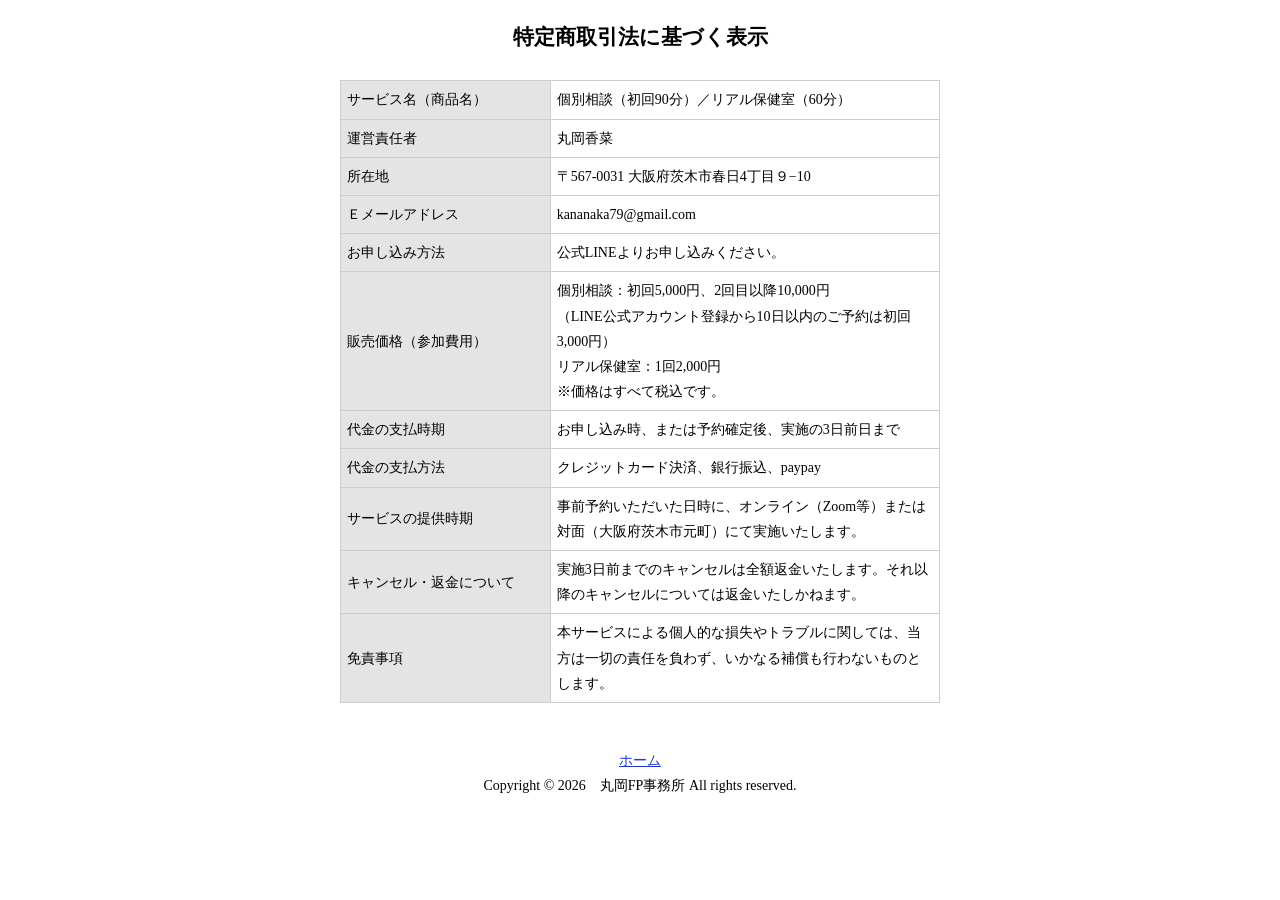
<file: tokutei.html>
<!DOCTYPE html PUBLIC "-//W3C//DTD XHTML 1.0 Transitional//EN" "http://www.w3.org/TR/xhtml1/DTD/xhtml1-transitional.dtd">
<html xmlns="http://www.w3.org/1999/xhtml">
<head>
<!-- Google tag (gtag.js) -->
<script async src="https://www.googletagmanager.com/gtag/js?id=G-31RWBDVB0P"></script>
<script>
  window.dataLayer = window.dataLayer || [];
  function gtag(){dataLayer.push(arguments);}
  gtag('js', new Date());

  gtag('config', 'G-31RWBDVB0P');
</script>

<meta http-equiv="Content-Type" content="text/html; charset=UTF-8">
<meta http-equiv="Content-Script-Type" content="text/javascript">
<meta name="Description" content="">
<meta name="Keywords" content="">
<meta http-equiv="Content-Style-Type" content="text/css">
<meta name="robots" content="noindex,nofollow"><title>特定商取法に基づく表示</title>
<link href="css/basic_style2.css" rel="stylesheet" type="text/css" />
</head>


<body style="background-image:none;">
<div id="wrap">
<div id="container">
<br />
<h2 style="text-align:center">特定商取引法に基づく表示</h2>
<table cellpadding="0" cellspacing="0" title="特定商取法" style="font-size:12px;" class="tb01">
<tr>
<td class="title">サービス名（商品名）</td>
<td>個別相談（初回90分）／リアル保健室（60分）</td>
</tr>

<tr>
<td class="title">運営責任者</td>
<td>丸岡香菜</td>
</tr>

<tr>
<td class="title">所在地</td>
<td>〒567-0031 大阪府茨木市春日4丁目９−10</td>
</tr>	
	
<tr>
<td class="title">Ｅメールアドレス</td>
<td>kananaka79@gmail.com</td>
</tr>

<tr>
<td class="title">お申し込み方法</td>
<td>公式LINEよりお申し込みください。</td>
</tr>
	
<tr>
<td class="title">販売価格（参加費用）</td>
<td>個別相談：初回5,000円、2回目以降10,000円<br>（LINE公式アカウント登録から10日以内のご予約は初回3,000円）<br>リアル保健室：1回2,000円<br>※価格はすべて税込です。</td>
</tr>

<tr>
<td class="title">代金の支払時期</td>
<td>お申し込み時、または予約確定後、実施の3日前日まで</td>
</tr>
	
<tr>
<td class="title">代金の支払方法</td>
<td>クレジットカード決済、銀行振込、paypay</td>
</tr>
	
<tr>
<td class="title">サービスの提供時期</td>
<td>事前予約いただいた日時に、オンライン（Zoom等）または対面（大阪府茨木市元町）にて実施いたします。</td>
</tr>

<tr>
<td class="title">キャンセル・返金について</td>
<td>実施3日前までのキャンセルは全額返金いたします。それ以降のキャンセルについては返金いたしかねます。</td>
</tr>

<tr>
<td class="title">免責事項</td>
<td>本サービスによる個人的な損失やトラブルに関しては、当方は一切の責任を負わず、いかなる補償も行わないものとします。</td>
</tr>

</table>



<div id="copyright">
<a href="index.html">ホーム</a><br />
Copyright &copy; 2026　丸岡FP事務所 All rights reserved.
</div><!-- /copyright -->
</div><!--/container-->
</div><!-- /wrap -->

</body>
</html>
</file>
<file: css/basic_style2.css>
@charset "utf-8";




/* common
---------------------------------------------*/
* {margin:0;padding:0;}

a:link,a:visited {
	color: #2236cf;
	text-decoration:underline;
}
a:hover,a:active {
	color: #d90909;
	text-decoration:underline;
}

.impact   {font-size:20pt; font-weight:bold;}
.impact2  {color:red;}
.impact3  {background:yellow; color:#000;}
#impact4  {underline;}
.impact5  {background:#173B50; padding:2px 5px; color:#fff;}
.impact6  {background:#f4f4f4; padding:3px; line-height:1.1;}
.impact7  {background: #B60000; padding:2px 5px; color:#fff;}
.style2   {color: #FF0000}
.style3   {color: #333333}
.style4   {color: #000000}


img{ border: none;}




/* layout
---------------------------------------------*/

/*TopIntro-Start*/
body {
  background:#ffffff;
  text-align:center;
  font-size:14px;
  font-family: "MS UI Gothic", Verdana, Times New Roman;
}
#intro{
	width:800px;
	margin:0px auto;
}
.wrap {
	background:url(../images/bg_02.png);
    background-repeat:repeat-y;
	margin:0px auto;
	width:918px;
	
}
#container {
	background-color:#FFFFFF;
	width:800px;
	margin: 0px auto;
   line-height: 180%;
	text-align: left;
}/*TopIntro-End*/




/* 
------------------------------------------------------*/
#copyright{
	text-align:center;
	padding:15px 0px;
}
#container p{
	clear:both;
	padding:0px 35px;
	line-height:1.5;
}
div.clear{
	clear: both;
	margin: 0 0 10px 0;
}



th, td  {
font-size:14px;
}

/* Tokuten 
------------------------------------------------------*/
#tokuten p{
	clear:none;
	padding:0px;
	line-height:1.3;
	font-size:14px;
}


/* User's Voice_Underline
------------------------------------------------------*/
#uservoice_under p{
	clear:none;
	padding:0px;
	line-height:1.3;
	font-size:14px;
	border-bottom:1px #CCCCCC dashed;
}



/* User's Voice
------------------------------------------------------*/
#uservoice p{
	clear:none;
	padding:0px;
	line-height:1.3;
	font-size:14px;
}


/* Mawarikomi_editmode
------------------------------------------------------*/
#mawarikomi_edit p{
	clear:none;
	padding:0px;
	line-height:1.3;
	font-size:14px;
}

/* Mawarikomi_previewmode
------------------------------------------------------*/
#mawarikomi_prv p{
	clear:none;
	padding:0px 35px;
	line-height:1.3;
	font-size:14px;
}

/* 
------------------------------------------------------*/
/*TopIntro-BgStyleStart*/
.topintro {
   padding:20px 20px 0px 20px ;
   text-align:left;
   margin:0px auto;
   line-height:1.2;
   width:680px; 
   height:px;
   font-size:30px;
   font-weight:bold;
}/*TopIntro-BgStyleEnd*/


.topintro_onlytext {
	text-align:left;
	margin:0px auto;
	line-height:1.1;
	width:680px; 
}



.topintro_sample{
	padding:15px 10px;
	font-size:14px;
}


#topintro_sample p{
	padding:0px;
	line-height:1.1;
	font-size:14px;
}
 
 
 
/* frame_border
------------------------------------------------------*/
#frame_border{
	border:1px #CCCCCC dotted;
} 


/* SubCatch [Text Type]
------------------------------------------------------*/
.sch001_text{
	margin: 20px auto;
	padding:0px;
	font-weight:bold;
	text-align:center;
	line-height:1.1;
}
#sch001_text p{
	padding:0px;
	line-height:1.1;
}



/* SubCatch [Image Type]
------------------------------------------------------*/
.sch001_img{
	text-align:center;
	margin:20px auto;
}




/* SubCatch [Bar Type]
------------------------------------------------------*/
.sch001_barBg_1{
	margin: 10px auto;
	padding:10px 10px 10px 20px;
	font-weight:bold;
	line-height:1.1;
}
.sch001_barBg_2{
	margin: 20px auto;
	padding:50px 20px 50px 20px;
	font-weight:bold;
	line-height:1.1;
}
#sch001_bar p{
	padding:0px;
	line-height:1.1;
}



/* Price
------------------------------------------------------*/
#price p{
	padding:0px;
	line-height:1.2;
	font-size:14px;
}


/* Subcatch Bar
------------------------------------------------------*/
#sbc_bar p{
	padding:0px;
	line-height:1.2;
	font-size:14px;
}




/* CheckList 
------------------------------------------------------*/
.checklist_text{
	width:550px;
	margin: 0px auto 10px;
	padding:0px;
	font-size:14px;
}
#checklist_text p{	
	clear:none;
	padding:0px;
	line-height:1.3;
	font-size:14px;
}



/* sign
------------------------------------------------------*/
.sign001_text{
	text-align:right;
	margin:0px auto;
	line-height:1.3;
	width:650px; 
	padding:0px 30px 0px 0px;
}
.sign001_img{
	width:600px; 
	margin:5px auto;
	text-align:right;
	padding:0px 10px;
}




/* 
------------------------------------------------------*/
.ImgCenter{
	text-align:center;
	margin:100px auto;
}
.ImgCenter01{
	text-align:center;
	margin:50px auto;
}
.ImgCenter02{
	text-align:center;
	margin:30px auto 50px;
}




/* Tokutei Table
------------------------------------------------------*/
.tb01{
	width:600px;
	margin:30px auto 30px;
	border-top:1px solid #ccc;
	border-left:1px solid #ccc;
}
.tb01 .title{
	border-bottom:1px solid #ccc;
	border-right:1px solid #ccc;
	padding:6px;
	background-color:#e4e4e4;
	width:35%;
}
.tb01 td{
	border-bottom:1px solid #ccc;
	border-right:1px solid #ccc;
	padding:6px;
	text-align:left;
	background-color:#FFFFFF;
}




/* 
------------------------------------------------------*/
#image_FullWidth p{
	padding:0px;
}



/* 
------------------------------------------------------*/
.imgR{
	float:right;
	margin:0px 0px 10px 10px;
}




/* 
------------------------------------------------------*/
.nameRight{
	text-align:right;
	padding:0px 60px;
}



/* 
------------------------------------------------------*/
.AutodateRight{
	text-align:right;
	padding:0px 0px;
}




/* 
------------------------------------------------------*/
ul.checkbox{
	text-align:left;
	padding:10px 20px;
}
ul.checkbox li{
	list-style: none;
	line-height:1.1;
	text-align:left;
	margin:3px 0;
	padding:4px 0px 4px 30px;
}
ul.checkbox li.title {
	
}
ul.checkbox li.txt{
	margin-bottom:15px;
}



/* 
------------------------------------------------------*/
.inbox{
	width:500px;
	margin:0px auto 50px;
	padding:20px 30px;
	text-align:left;
	background:#F5F5F5;
	border:2px solid #e4e4e4;
	color:#333;
	font-size:12px;
}


/* 
------------------------------------------------------*/
.list{
	text-align: left;
	display:block;
}
.list dt{
	background:url(../images/icon.png) left 6px no-repeat;
	line-height:1.1;
	padding-left:22px;
	margin-bottom:10px;
	font-weight:bold;
}
.list dd{
	margin-bottom:30px;
	padding-left:22px;
}
.list01{
	text-align: left;
	display:block;
	width:500px;
	margin:20px auto 60px;
	padding:20px;
	border:6px solid #ccc;
}
.list01 dt{
	background:url(../images/icon01.gif) left 2px no-repeat;
	line-height:1.1;
	font-size:16px;
	padding-left:30px;
	margin-bottom:10px;
	font-weight:bold;
	border-bottom:2px dotted #ccc;
}
.list01 dd{
	margin-bottom:30px;
	padding-left:30px;
	font-size:12px;
}



/* faq
---------------------------------------------*/
#faq{
	margin: 10px auto 0px;
	padding:10px;
	text-align:left;
	font-size:14px;
	line-height:1.1;
}
#faq p{
	padding:0px;
	line-height:1.1;
	font-size:14px;
}



/* InFrame
---------------------------------------------------------- */
.inf01_dottit {
	font-size: larger;
	font-weight: bold;
	border:1px dotted #666666;
	background:#CCCCCC url(../images/inf_org.gif) repeat ;
	padding:10px 20px;
	text-align:left;
	margin:0px 65px 10px;
}



/*  hover  
---------------------------------------------------------- */
#dropin td{
	padding:2px;
}
.popup_box{
	width:300px;
	padding:5px;
}
#hover_btn{
	background:url(../images/hover01_btn.jpg) center top;
	cursor:pointer;
	text-indent:-99999px;
	overflow:hidden;
	border:none;
	width:327px;
	height:52px;
}



/*  Button-Custom
---------------------------------------------------------- */
#BtnStyle_ctm_one a{
	color:#fff;
}
#BtnStyle_ctm_one a:hover{
	color:#FFD640;
}




#BtnStyle_ctm2_two a{
	color:#000;
}
#BtnStyle_ctm2_two a:hover{
	color:#1C5DCE;
}




/*  ul  
---------------------------------------------------------- */
ol,
ul{
	list-style-position: inside;
	padding-left:10px;
}
ol li,
ul li{
	text-align:left;
}

#tool{
	background:url(../images/back.png);
    background-repeat:repeat-y;
}
#toolmozi{
	width:500px;
    margin-left:160px;
}
</file>
